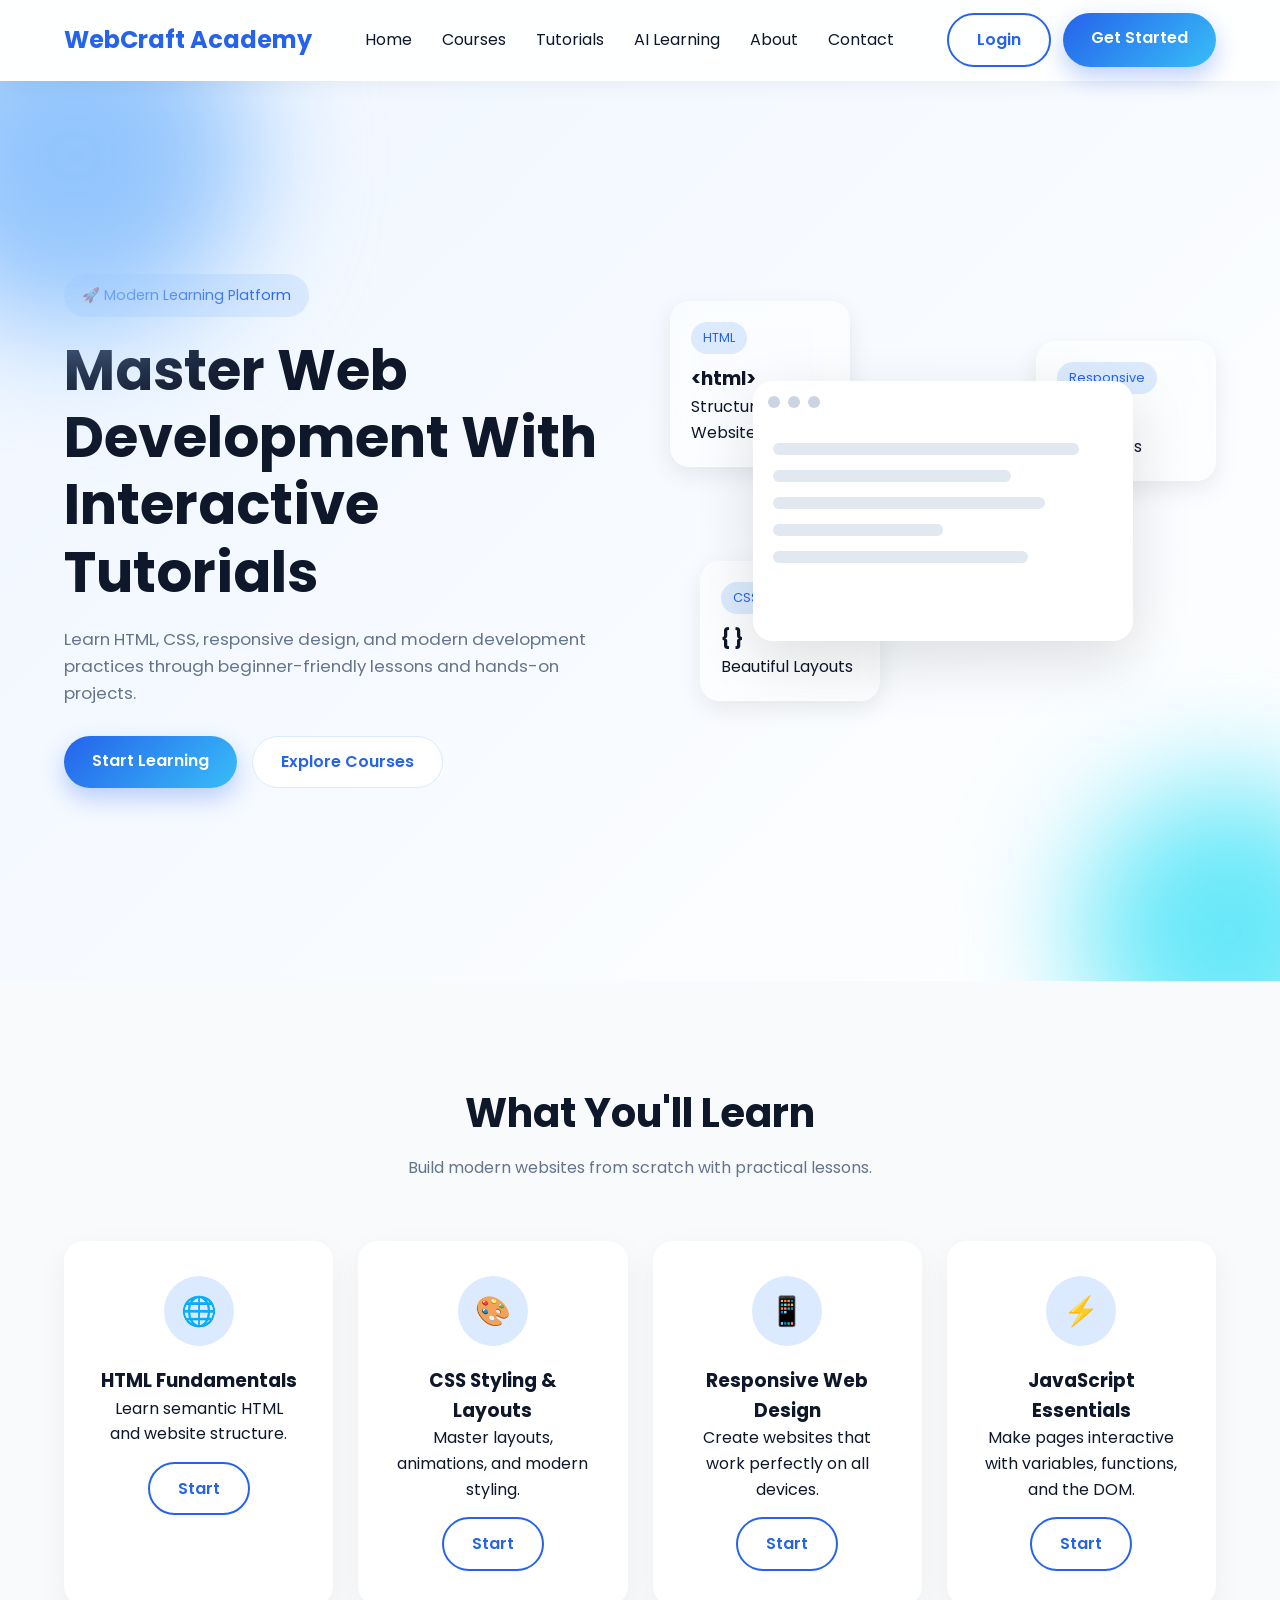
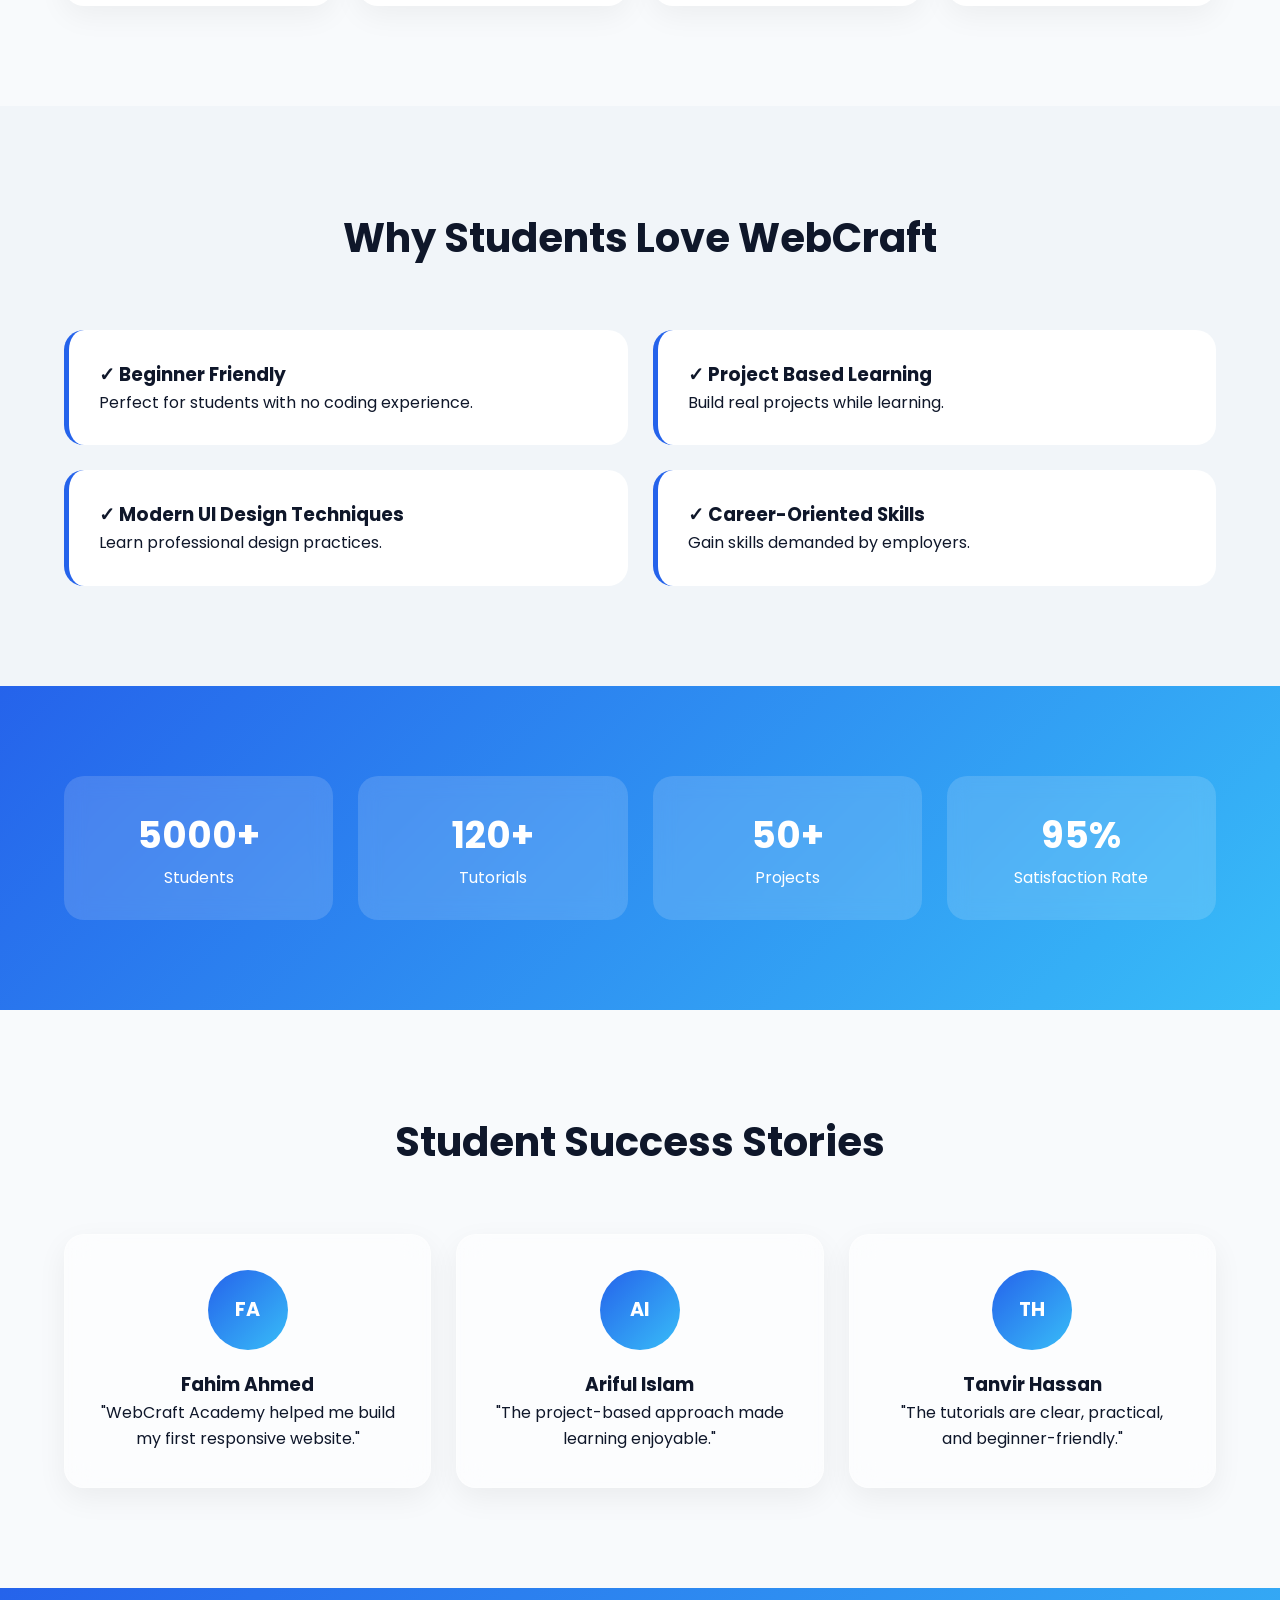
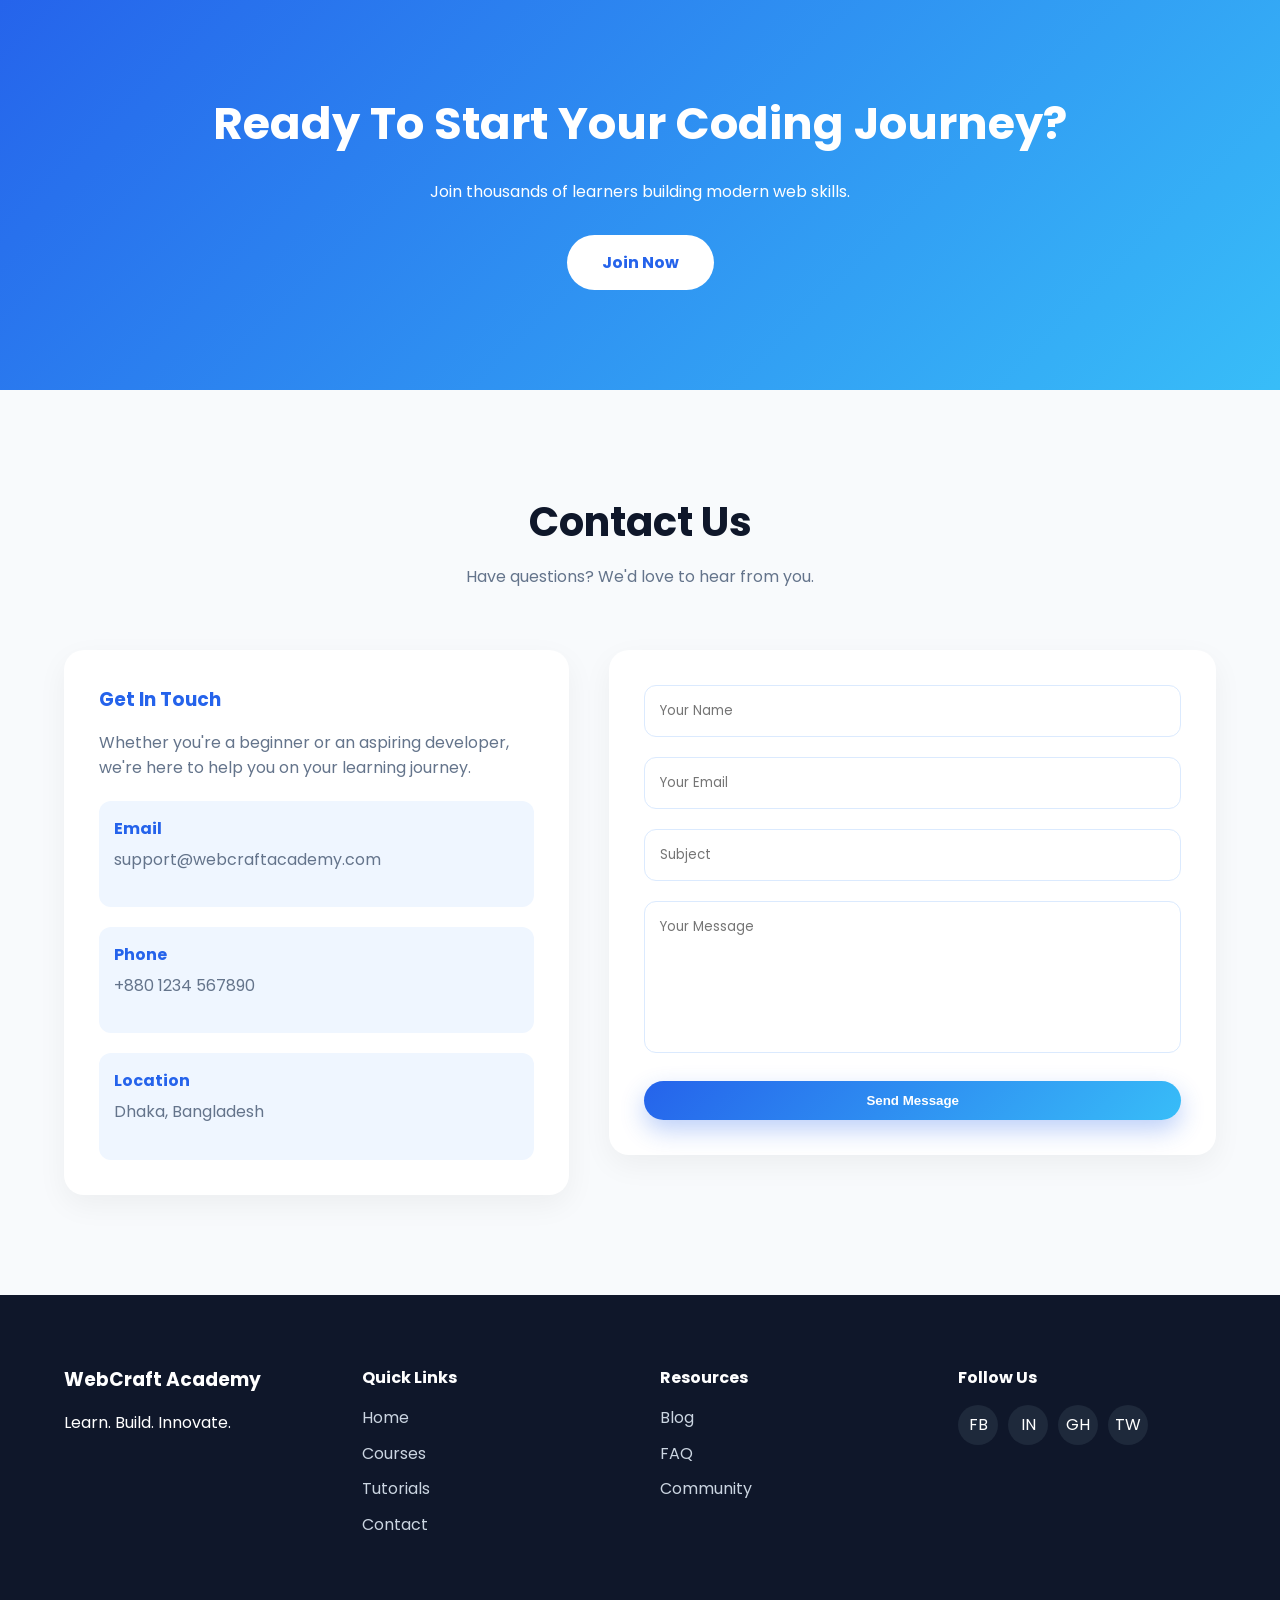
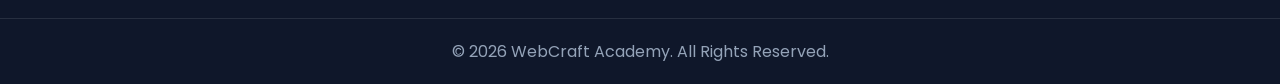
<file: index.html>
<!DOCTYPE html>
<html lang="en">

<head>
    <meta charset="UTF-8">
    <meta name="viewport" content="width=device-width, initial-scale=1.0">
    <title>WebCraft Academy | Learn. Build. Innovate.</title>

    <!-- Google Font -->
    <link href="https://fonts.googleapis.com/css2?family=Poppins:wght@300;400;500;600;700&display=swap"
        rel="stylesheet">

    <!-- CSS -->
    <link rel="stylesheet" href="style.css">
</head>

<body>

    <!-- =========================
         HEADER / NAVBAR
    ========================== -->
    <header class="navbar">
        <div class="container nav-container">

            <div class="logo">
                WebCraft Academy
            </div>

            <nav>
                <ul class="nav-links">
                    <li><a href="#home">Home</a></li>
                    <li><a href="courses.html">Courses</a></li>
                    <li><a href="tutorials.html">Tutorials</a></li>
                    <li><a href="#">AI Learning</a></li>
                    <li><a href="about.html">About</a></li>
                    <li><a href="#contact">Contact</a></li>
                </ul>
            </nav>

            <div class="nav-buttons">
                <a href="#" class="btn btn-outline">Login</a>
                <a href="#" class="btn btn-primary">Get Started</a>
            </div>

        </div>
    </header>

    <!-- =========================
         HERO SECTION
    ========================== -->
    <section class="hero" id="home">

        <div class="blob blob1"></div>
        <div class="blob blob2"></div>

        <div class="container hero-container">

            <div class="hero-content">
                <span class="hero-badge">🚀 Modern Learning Platform</span>

                <h1>
                    Master Web Development With Interactive Tutorials
                </h1>

                <p>
                    Learn HTML, CSS, responsive design, and modern development
                    practices through beginner-friendly lessons and hands-on projects.
                </p>

                <div class="hero-buttons">
                    <a href="courses/html.html" class="btn btn-primary">Start Learning</a>
                    <a href="courses.html" class="btn btn-secondary">Explore Courses</a>
                </div>
            </div>

            <div class="hero-illustration">

                <div class="glass-card card1">
                    <span class="card-tag">HTML</span>
                    <h3>&lt;html&gt;</h3>
                    <p>Structure Your Website</p>
                </div>

                <div class="glass-card card2">
                    <span class="card-tag">CSS</span>
                    <h3>{ }</h3>
                    <p>Beautiful Layouts</p>
                </div>

                <div class="glass-card card3">
                    <span class="card-tag">Responsive</span>
                    <h3>📱 💻</h3>
                    <p>All Devices</p>
                </div>

                <div class="main-screen">
                    <div class="browser-top">
                        <span></span>
                        <span></span>
                        <span></span>
                    </div>

                    <div class="code-lines">
                        <div class="line w90"></div>
                        <div class="line w70"></div>
                        <div class="line w80"></div>
                        <div class="line w50"></div>
                        <div class="line w75"></div>
                    </div>
                </div>

            </div>

        </div>
    </section>

    <!-- =========================
         FEATURES SECTION
    ========================== -->
    <section class="section">
        <div class="container">

            <div class="section-header">
                <h2>What You'll Learn</h2>
                <p>
                    Build modern websites from scratch with practical lessons.
                </p>
            </div>

            <div class="feature-grid">

                <div class="feature-card">
                    <div class="icon">🌐</div>
                    <h3>HTML Fundamentals</h3>
                    <p>
                        Learn semantic HTML and website structure.
                    </p>
                    <a href="courses/html.html" class="btn btn-outline" style="margin-top:15px;">Start</a>
                </div>

                <div class="feature-card">
                    <div class="icon">🎨</div>
                    <h3>CSS Styling & Layouts</h3>
                    <p>
                        Master layouts, animations, and modern styling.
                    </p>
                    <a href="courses/css.html" class="btn btn-outline" style="margin-top:15px;">Start</a>
                </div>

                <div class="feature-card">
                    <div class="icon">📱</div>
                    <h3>Responsive Web Design</h3>
                    <p>
                        Create websites that work perfectly on all devices.
                    </p>
                    <a href="courses/responsive.html" class="btn btn-outline" style="margin-top:15px;">Start</a>
                </div>

                <div class="feature-card">
                    <div class="icon">⚡</div>
                    <h3>JavaScript Essentials</h3>
                    <p>
                        Make pages interactive with variables, functions, and the DOM.
                    </p>
                    <a href="courses/javascript.html" class="btn btn-outline" style="margin-top:15px;">Start</a>
                </div>

            </div>

        </div>
    </section>

    <!-- =========================
         WHY CHOOSE US
    ========================== -->
    <section class="section gray-bg">
        <div class="container">

            <div class="section-header">
                <h2>Why Students Love WebCraft</h2>
            </div>

            <div class="why-grid">

                <div class="why-card">
                    <h3>✓ Beginner Friendly</h3>
                    <p>
                        Perfect for students with no coding experience.
                    </p>
                </div>

                <div class="why-card">
                    <h3>✓ Project Based Learning</h3>
                    <p>
                        Build real projects while learning.
                    </p>
                </div>

                <div class="why-card">
                    <h3>✓ Modern UI Design Techniques</h3>
                    <p>
                        Learn professional design practices.
                    </p>
                </div>

                <div class="why-card">
                    <h3>✓ Career-Oriented Skills</h3>
                    <p>
                        Gain skills demanded by employers.
                    </p>
                </div>

            </div>

        </div>
    </section>

    <!-- =========================
         STATS
    ========================== -->
    <section class="stats">

        <div class="container stats-grid">

            <div class="stat-card">
                <h2>5000+</h2>
                <p>Students</p>
            </div>

            <div class="stat-card">
                <h2>120+</h2>
                <p>Tutorials</p>
            </div>

            <div class="stat-card">
                <h2>50+</h2>
                <p>Projects</p>
            </div>

            <div class="stat-card">
                <h2>95%</h2>
                <p>Satisfaction Rate</p>
            </div>

        </div>

    </section>

    <!-- =========================
         TESTIMONIALS
    ========================== -->
    <section class="section">

        <div class="container">

            <div class="section-header">
                <h2>Student Success Stories</h2>
            </div>

            <div class="testimonial-grid">

                <div class="testimonial-card">
                    <div class="avatar">FA</div>
                    <h3>Fahim Ahmed</h3>
                    <p>
                        "WebCraft Academy helped me build my first responsive website."
                    </p>
                </div>

                <div class="testimonial-card">
                    <div class="avatar">AI</div>
                    <h3>Ariful Islam</h3>
                    <p>
                        "The project-based approach made learning enjoyable."
                    </p>
                </div>

                <div class="testimonial-card">
                    <div class="avatar">TH</div>
                    <h3>Tanvir Hassan</h3>
                    <p>
                        "The tutorials are clear, practical, and beginner-friendly."
                    </p>
                </div>

            </div>

        </div>

    </section>

    <!-- =========================
          CTA
     ========================== -->
    <section class="cta">

        <div class="container cta-content">

            <h2>Ready To Start Your Coding Journey?</h2>

            <p>
                Join thousands of learners building modern web skills.
            </p>

            <a href="courses.html" class="btn cta-btn">
                Join Now
            </a>

        </div>

    </section>

    <!-- =========================
     CONTACT SECTION
========================= -->

    <section id="contact" class="section contact-section">

        <div class="container">

            <div class="section-header">
                <h2>Contact Us</h2>
                <p>
                    Have questions? We'd love to hear from you.
                </p>
            </div>

            <div class="contact-container">

                <div class="contact-info">

                    <h3>Get In Touch</h3>

                    <p>
                        Whether you're a beginner or an aspiring developer,
                        we're here to help you on your learning journey.
                    </p>

                    <div class="info-box">
                        <h4>Email</h4>
                        <p>support@webcraftacademy.com</p>
                    </div>

                    <div class="info-box">
                        <h4>Phone</h4>
                        <p>+880 1234 567890</p>
                    </div>

                    <div class="info-box">
                        <h4>Location</h4>
                        <p>Dhaka, Bangladesh</p>
                    </div>

                </div>

                <form class="contact-form">

                    <div class="form-group">
                        <input type="text" placeholder="Your Name" required>
                    </div>

                    <div class="form-group">
                        <input type="email" placeholder="Your Email" required>
                    </div>

                    <div class="form-group">
                        <input type="text" placeholder="Subject">
                    </div>

                    <div class="form-group">
                        <textarea rows="6" placeholder="Your Message" required></textarea>
                    </div>

                    <button type="submit" class="btn btn-primary">
                        Send Message
                    </button>

                </form>

            </div>

        </div>

    </section>

    <!-- =========================
         FOOTER
    ========================== -->
    <footer class="footer">

        <div class="container footer-grid">

            <div>
                <h3>WebCraft Academy</h3>
                <p>Learn. Build. Innovate.</p>
            </div>

            <div>
                <h4>Quick Links</h4>
                <ul>
                    <li><a href="#home" style="color:#cbd5e1;">Home</a></li>
                    <li><a href="courses.html" style="color:#cbd5e1;">Courses</a></li>
                    <li><a href="tutorials.html" style="color:#cbd5e1;">Tutorials</a></li>
                    <li><a href="#contact" style="color:#cbd5e1;">Contact</a></li>
                </ul>
            </div>

            <div>
                <h4>Resources</h4>
                <ul>
                    <li>Blog</li>
                    <li>FAQ</li>
                    <li>Community</li>
                </ul>
            </div>

            <div>
                <h4>Follow Us</h4>
                <div class="socials">
                    <span>FB</span>
                    <span>IN</span>
                    <span>GH</span>
                    <span>TW</span>
                </div>
            </div>

        </div>

        <div class="footer-bottom">
            © 2026 WebCraft Academy. All Rights Reserved.
        </div>

    </footer>

<script src="script.js" defer></script>
</body>

</html>
</file>
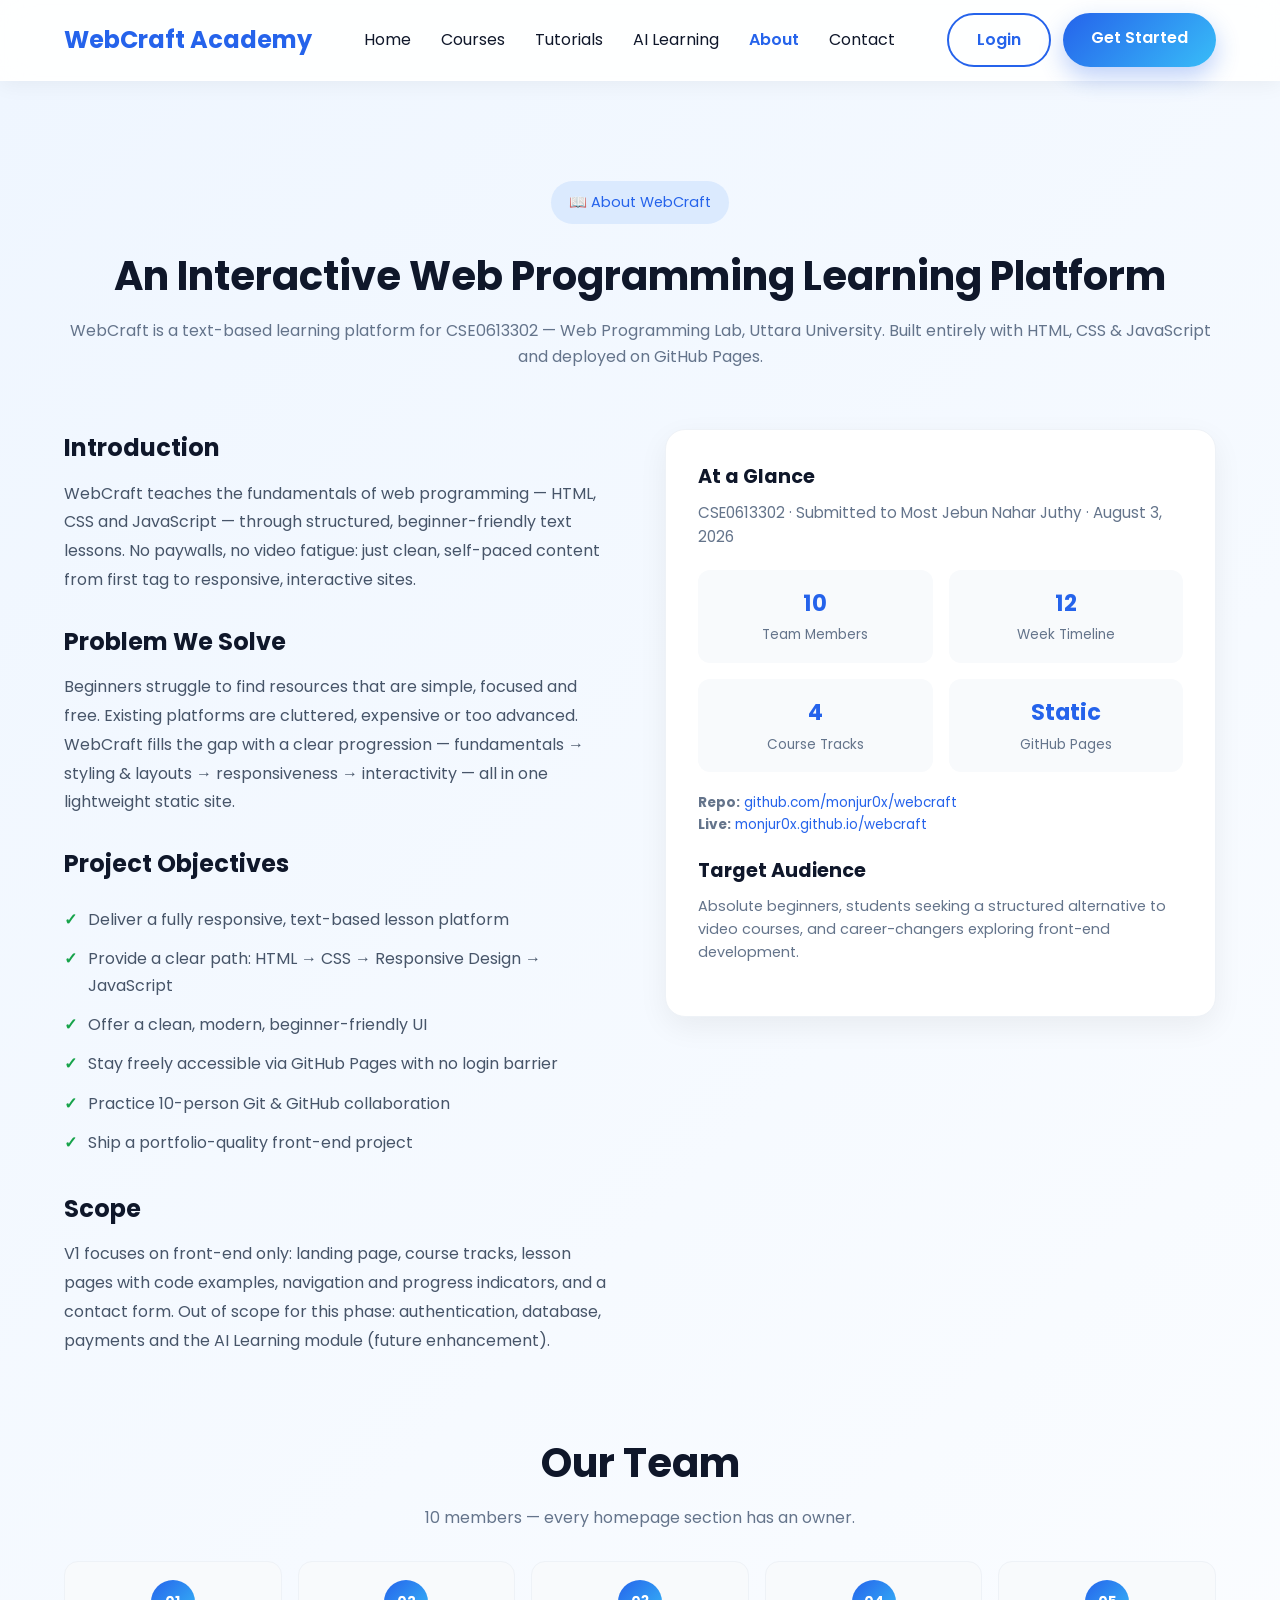
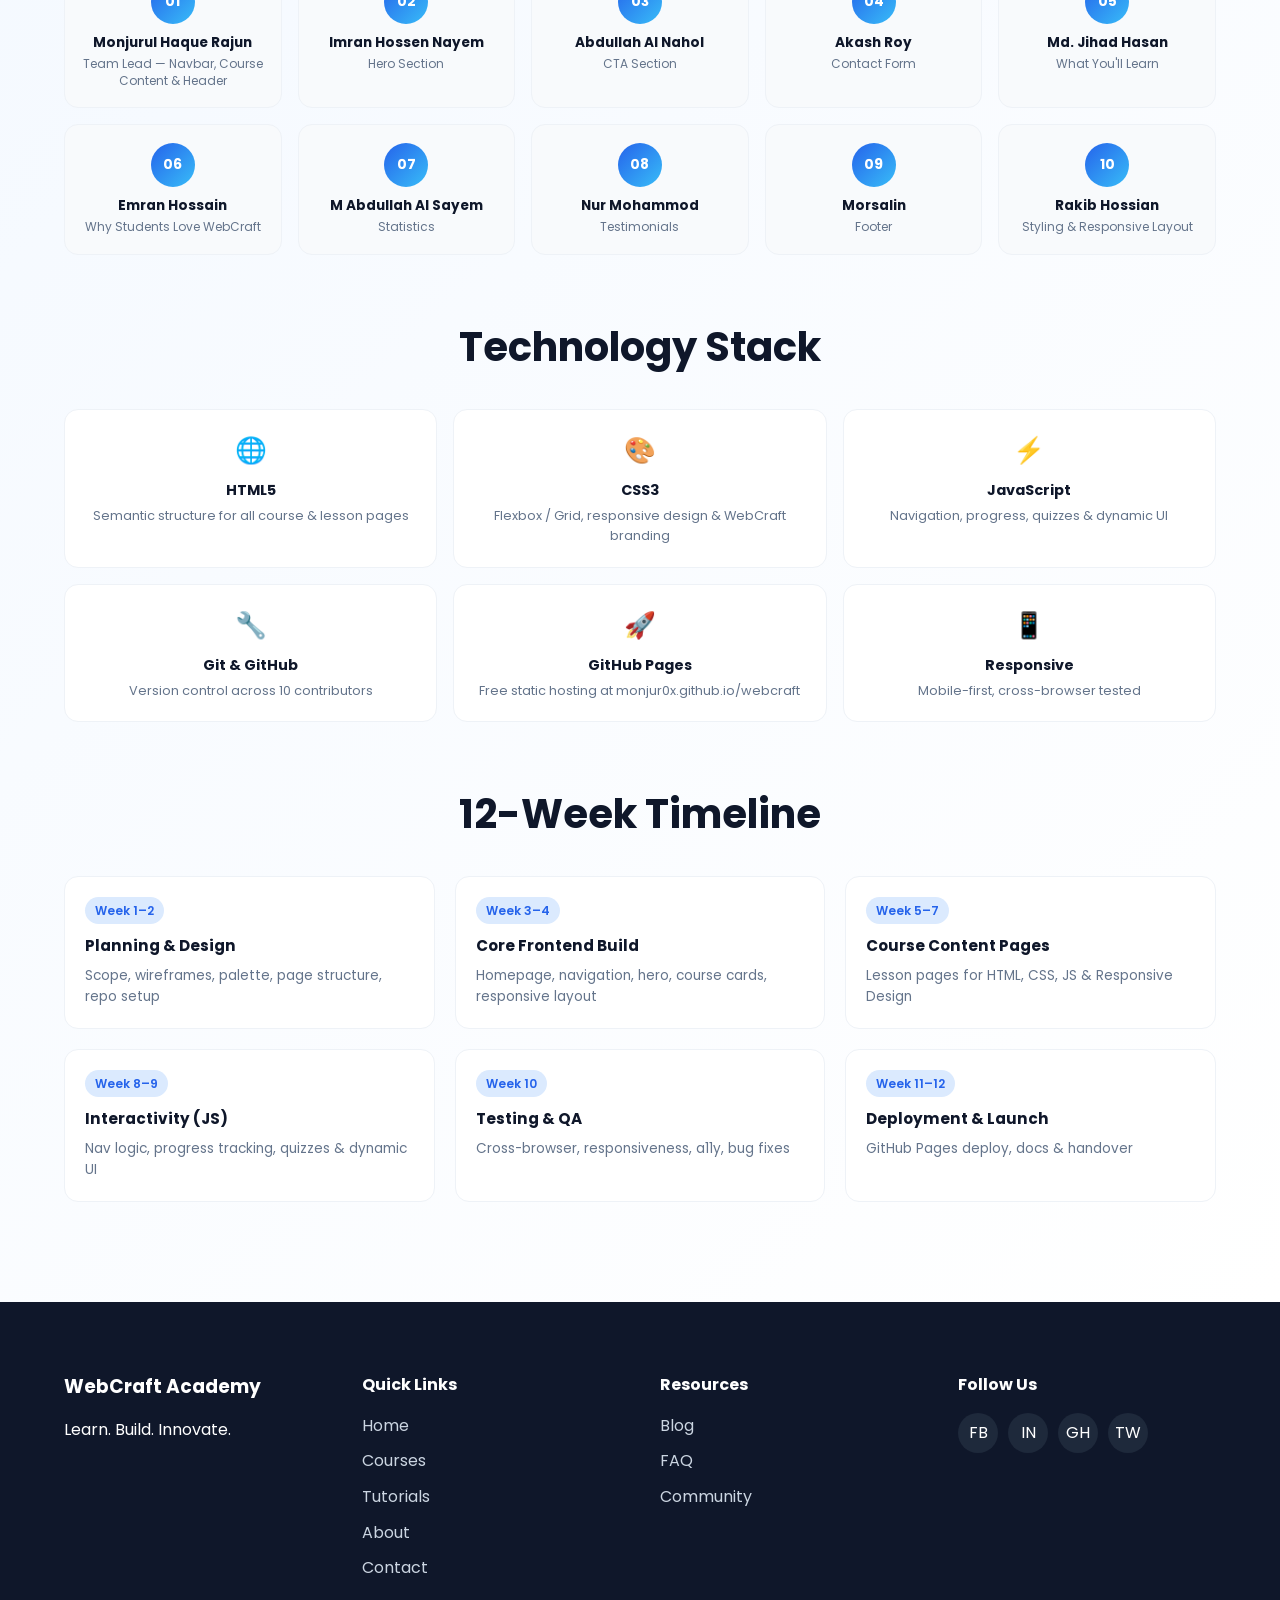
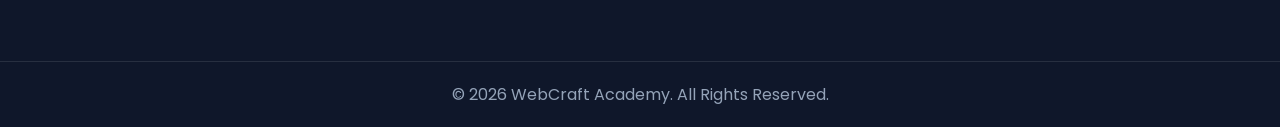
<file: about.html>
<!DOCTYPE html>
<html lang="en">
<head>
    <meta charset="UTF-8">
    <meta name="viewport" content="width=device-width, initial-scale=1.0">
    <title>About | WebCraft Academy</title>
    <link href="https://fonts.googleapis.com/css2?family=Poppins:wght@300;400;500;600;700&display=swap" rel="stylesheet">
    <link rel="stylesheet" href="style.css">
</head>
<body>

    <header class="navbar">
        <div class="container nav-container">
            <div class="logo">
                <a href="index.html" style="color:inherit;">WebCraft Academy</a>
            </div>
            <nav>
                <ul class="nav-links">
                    <li><a href="index.html">Home</a></li>
                    <li><a href="courses.html">Courses</a></li>
                    <li><a href="tutorials.html">Tutorials</a></li>
                    <li><a href="#">AI Learning</a></li>
                    <li><a href="about.html" style="color:#2563EB;">About</a></li>
                    <li><a href="index.html#contact">Contact</a></li>
                </ul>
            </nav>
            <div class="nav-buttons">
                <a href="#" class="btn btn-outline">Login</a>
                <a href="#" class="btn btn-primary">Get Started</a>
            </div>
        </div>
    </header>

    <section class="about-section section" id="about">
        <div class="container">
            <div class="section-header">
                <span class="hero-badge">📖 About WebCraft</span>
                <h2>An Interactive Web Programming Learning Platform</h2>
                <p>
                    WebCraft is a text-based learning platform for CSE0613302 — Web Programming Lab,
                    Uttara University. Built entirely with HTML, CSS &amp; JavaScript and deployed on GitHub Pages.
                </p>
            </div>

            <div class="about-grid">
                <div class="about-text">
                    <h3>Introduction</h3>
                    <p>
                        WebCraft teaches the fundamentals of web programming — HTML, CSS and JavaScript —
                        through structured, beginner-friendly text lessons. No paywalls, no video fatigue:
                        just clean, self-paced content from first tag to responsive, interactive sites.
                    </p>
                    <h3>Problem We Solve</h3>
                    <p>
                        Beginners struggle to find resources that are simple, focused and free. Existing
                        platforms are cluttered, expensive or too advanced. WebCraft fills the gap with a
                        clear progression — fundamentals → styling &amp; layouts → responsiveness → interactivity —
                        all in one lightweight static site.
                    </p>
                    <h3>Project Objectives</h3>
                    <ul class="about-list">
                        <li>Deliver a fully responsive, text-based lesson platform</li>
                        <li>Provide a clear path: HTML → CSS → Responsive Design → JavaScript</li>
                        <li>Offer a clean, modern, beginner-friendly UI</li>
                        <li>Stay freely accessible via GitHub Pages with no login barrier</li>
                        <li>Practice 10-person Git &amp; GitHub collaboration</li>
                        <li>Ship a portfolio-quality front-end project</li>
                    </ul>
                    <h3>Scope</h3>
                    <p>
                        V1 focuses on front-end only: landing page, course tracks, lesson pages with code
                        examples, navigation and progress indicators, and a contact form. Out of scope for
                        this phase: authentication, database, payments and the AI Learning module (future enhancement).
                    </p>
                </div>
                <div class="about-card">
                    <h3>At a Glance</h3>
                    <p>CSE0613302 · Submitted to Most Jebun Nahar Juthy · August 3, 2026</p>
                    <div class="meta-grid">
                        <div class="meta-item"><strong>10</strong><span>Team Members</span></div>
                        <div class="meta-item"><strong>12</strong><span>Week Timeline</span></div>
                        <div class="meta-item"><strong>4</strong><span>Course Tracks</span></div>
                        <div class="meta-item"><strong>Static</strong><span>GitHub Pages</span></div>
                    </div>
                    <p style="font-size:.85rem; word-break:break-all;">
                        <strong>Repo:</strong> <a href="https://github.com/monjur0x/webcraft" target="_blank" style="color:#2563EB;">github.com/monjur0x/webcraft</a><br>
                        <strong>Live:</strong> <a href="https://monjur0x.github.io/webcraft" target="_blank" style="color:#2563EB;">monjur0x.github.io/webcraft</a>
                    </p>
                    <h3 style="margin-top:20px;">Target Audience</h3>
                    <p style="font-size:.9rem;">Absolute beginners, students seeking a structured alternative to video courses, and career-changers exploring front-end development.</p>
                </div>
            </div>

            <div class="section-header" style="margin-bottom:30px;">
                <h2>Our Team</h2>
                <p>10 members — every homepage section has an owner.</p>
            </div>
            <div class="team-grid">
                <div class="team-member"><div class="member-num">01</div><h4>Monjurul Haque Rajun</h4><p>Team Lead — Navbar, Course Content &amp; Header</p></div>
                <div class="team-member"><div class="member-num">02</div><h4>Imran Hossen Nayem</h4><p>Hero Section</p></div>
                <div class="team-member"><div class="member-num">03</div><h4>Abdullah Al Nahol</h4><p>CTA Section</p></div>
                <div class="team-member"><div class="member-num">04</div><h4>Akash Roy</h4><p>Contact Form</p></div>
                <div class="team-member"><div class="member-num">05</div><h4>Md. Jihad Hasan</h4><p>What You'll Learn</p></div>
                <div class="team-member"><div class="member-num">06</div><h4>Emran Hossain</h4><p>Why Students Love WebCraft</p></div>
                <div class="team-member"><div class="member-num">07</div><h4>M Abdullah Al Sayem</h4><p>Statistics</p></div>
                <div class="team-member"><div class="member-num">08</div><h4>Nur Mohammod</h4><p>Testimonials</p></div>
                <div class="team-member"><div class="member-num">09</div><h4>Morsalin</h4><p>Footer</p></div>
                <div class="team-member"><div class="member-num">10</div><h4>Rakib Hossian</h4><p>Styling &amp; Responsive Layout</p></div>
            </div>

            <div class="section-header" style="margin-top:60px; margin-bottom:30px;">
                <h2>Technology Stack</h2>
            </div>
            <div class="stack-grid">
                <div class="stack-item"><div class="stack-icon">🌐</div><h4>HTML5</h4><p>Semantic structure for all course &amp; lesson pages</p></div>
                <div class="stack-item"><div class="stack-icon">🎨</div><h4>CSS3</h4><p>Flexbox / Grid, responsive design &amp; WebCraft branding</p></div>
                <div class="stack-item"><div class="stack-icon">⚡</div><h4>JavaScript</h4><p>Navigation, progress, quizzes &amp; dynamic UI</p></div>
                <div class="stack-item"><div class="stack-icon">🔧</div><h4>Git &amp; GitHub</h4><p>Version control across 10 contributors</p></div>
                <div class="stack-item"><div class="stack-icon">🚀</div><h4>GitHub Pages</h4><p>Free static hosting at monjur0x.github.io/webcraft</p></div>
                <div class="stack-item"><div class="stack-icon">📱</div><h4>Responsive</h4><p>Mobile-first, cross-browser tested</p></div>
            </div>

            <div class="section-header" style="margin-top:60px; margin-bottom:30px;">
                <h2>12-Week Timeline</h2>
            </div>
            <div class="timeline">
                <div class="timeline-phase"><span>Week 1–2</span><h4>Planning &amp; Design</h4><p>Scope, wireframes, palette, page structure, repo setup</p></div>
                <div class="timeline-phase"><span>Week 3–4</span><h4>Core Frontend Build</h4><p>Homepage, navigation, hero, course cards, responsive layout</p></div>
                <div class="timeline-phase"><span>Week 5–7</span><h4>Course Content Pages</h4><p>Lesson pages for HTML, CSS, JS &amp; Responsive Design</p></div>
                <div class="timeline-phase"><span>Week 8–9</span><h4>Interactivity (JS)</h4><p>Nav logic, progress tracking, quizzes &amp; dynamic UI</p></div>
                <div class="timeline-phase"><span>Week 10</span><h4>Testing &amp; QA</h4><p>Cross-browser, responsiveness, a11y, bug fixes</p></div>
                <div class="timeline-phase"><span>Week 11–12</span><h4>Deployment &amp; Launch</h4><p>GitHub Pages deploy, docs &amp; handover</p></div>
            </div>
        </div>
    </section>

    <footer class="footer">
        <div class="container footer-grid">
            <div>
                <h3>WebCraft Academy</h3>
                <p>Learn. Build. Innovate.</p>
            </div>
            <div>
                <h4>Quick Links</h4>
                <ul>
                    <li><a href="index.html" style="color:#cbd5e1;">Home</a></li>
                    <li><a href="courses.html" style="color:#cbd5e1;">Courses</a></li>
                    <li><a href="tutorials.html" style="color:#cbd5e1;">Tutorials</a></li>
                    <li><a href="about.html" style="color:#cbd5e1;">About</a></li>
                    <li><a href="index.html#contact" style="color:#cbd5e1;">Contact</a></li>
                </ul>
            </div>
            <div>
                <h4>Resources</h4>
                <ul>
                    <li>Blog</li>
                    <li>FAQ</li>
                    <li>Community</li>
                </ul>
            </div>
            <div>
                <h4>Follow Us</h4>
                <div class="socials">
                    <span>FB</span>
                    <span>IN</span>
                    <span>GH</span>
                    <span>TW</span>
                </div>
            </div>
        </div>
        <div class="footer-bottom">
            © 2026 WebCraft Academy. All Rights Reserved.
        </div>
    </footer>

    <script src="script.js" defer></script>
</body>
</html>
</file>
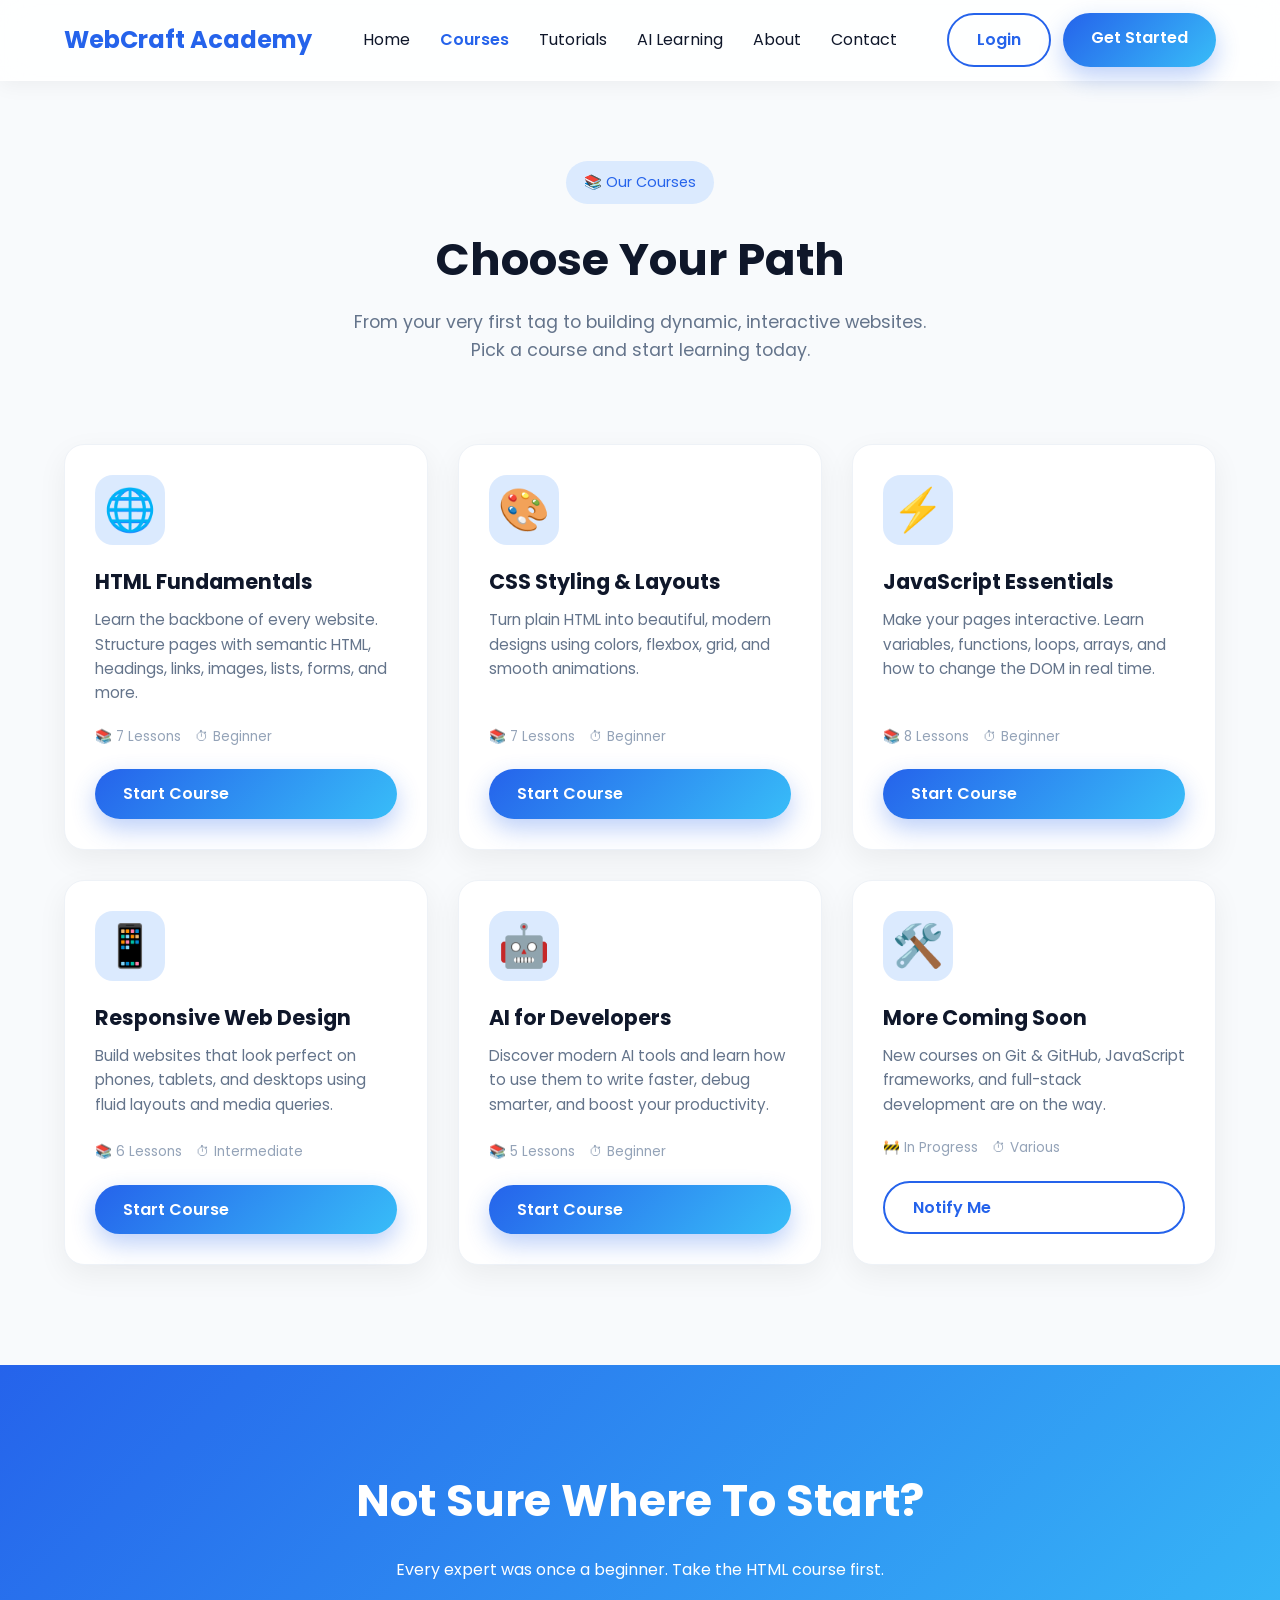
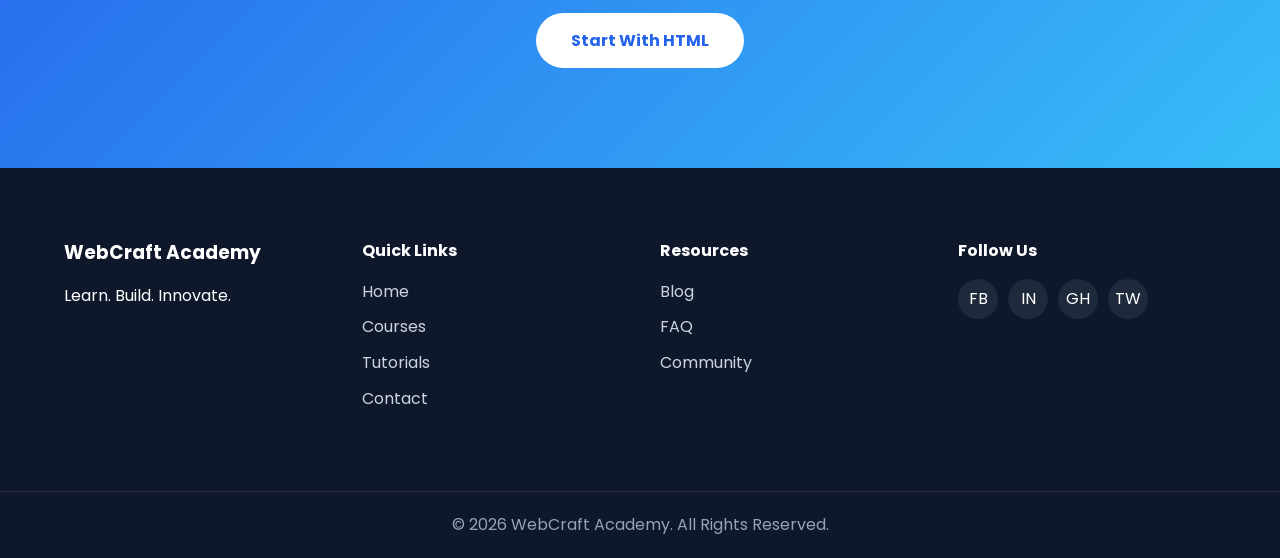
<file: courses.html>
<!DOCTYPE html>
<html lang="en">
<head>
    <meta charset="UTF-8">
    <meta name="viewport" content="width=device-width, initial-scale=1.0">
    <title>Courses | WebCraft Academy</title>

    <link href="https://fonts.googleapis.com/css2?family=Poppins:wght@300;400;500;600;700&display=swap" rel="stylesheet">

    <link rel="stylesheet" href="style.css">
    <link rel="stylesheet" href="courses/course.css">
</head>
<body>

    <!-- =========================
         NAVBAR
    ========================== -->
    <header class="navbar">
        <div class="container nav-container">

            <div class="logo">
                <a href="index.html" style="color:inherit;">WebCraft Academy</a>
            </div>

            <nav>
                <ul class="nav-links">
                    <li><a href="index.html">Home</a></li>
                    <li><a href="courses.html" style="color:#2563EB;">Courses</a></li>
                    <li><a href="tutorials.html">Tutorials</a></li>
                    <li><a href="#">AI Learning</a></li>
                    <li><a href="about.html">About</a></li>
                    <li><a href="index.html#contact">Contact</a></li>
                </ul>
            </nav>

            <div class="nav-buttons">
                <a href="#" class="btn btn-outline">Login</a>
                <a href="#" class="btn btn-primary">Get Started</a>
            </div>

        </div>
    </header>

    <!-- =========================
         CATALOG HEADER
    ========================== -->
    <section class="catalog-header">
        <div class="container">
            <span class="hero-badge">📚 Our Courses</span>
            <h1>Choose Your Path</h1>
            <p>
                From your very first tag to building dynamic, interactive websites.
                Pick a course and start learning today.
            </p>
        </div>
    </section>

    <!-- =========================
         COURSES GRID
    ========================== -->
    <section>
        <div class="container catalog-grid">

            <div class="course-card">
                <div class="big-icon">🌐</div>
                <h3>HTML Fundamentals</h3>
                <p>
                    Learn the backbone of every website. Structure pages with
                    semantic HTML, headings, links, images, lists, forms, and more.
                </p>
                <div class="card-meta">
                    <span>📚 7 Lessons</span>
                    <span>⏱ Beginner</span>
                </div>
                <a href="courses/html.html" class="btn btn-primary">Start Course</a>
            </div>

            <div class="course-card">
                <div class="big-icon">🎨</div>
                <h3>CSS Styling & Layouts</h3>
                <p>
                    Turn plain HTML into beautiful, modern designs using colors,
                    flexbox, grid, and smooth animations.
                </p>
                <div class="card-meta">
                    <span>📚 7 Lessons</span>
                    <span>⏱ Beginner</span>
                </div>
                <a href="courses/css.html" class="btn btn-primary">Start Course</a>
            </div>

            <div class="course-card">
                <div class="big-icon">⚡</div>
                <h3>JavaScript Essentials</h3>
                <p>
                    Make your pages interactive. Learn variables, functions, loops,
                    arrays, and how to change the DOM in real time.
                </p>
                <div class="card-meta">
                    <span>📚 8 Lessons</span>
                    <span>⏱ Beginner</span>
                </div>
                <a href="courses/javascript.html" class="btn btn-primary">Start Course</a>
            </div>

            <div class="course-card">
                <div class="big-icon">📱</div>
                <h3>Responsive Web Design</h3>
                <p>
                    Build websites that look perfect on phones, tablets, and
                    desktops using fluid layouts and media queries.
                </p>
                <div class="card-meta">
                    <span>📚 6 Lessons</span>
                    <span>⏱ Intermediate</span>
                </div>
                <a href="courses/responsive.html" class="btn btn-primary">Start Course</a>
            </div>

            <div class="course-card">
                <div class="big-icon">🤖</div>
                <h3>AI for Developers</h3>
                <p>
                    Discover modern AI tools and learn how to use them to write
                    faster, debug smarter, and boost your productivity.
                </p>
                <div class="card-meta">
                    <span>📚 5 Lessons</span>
                    <span>⏱ Beginner</span>
                </div>
                <a href="courses/ai.html" class="btn btn-primary">Start Course</a>
            </div>

            <div class="course-card">
                <div class="big-icon">🛠️</div>
                <h3>More Coming Soon</h3>
                <p>
                    New courses on Git & GitHub, JavaScript frameworks, and
                    full-stack development are on the way.
                </p>
                <div class="card-meta">
                    <span>🚧 In Progress</span>
                    <span>⏱ Various</span>
                </div>
                <a href="#" class="btn btn-outline">Notify Me</a>
            </div>

        </div>
    </section>

    <!-- =========================
         CTA
    ========================== -->
    <section class="cta">
        <div class="container cta-content">
            <h2>Not Sure Where To Start?</h2>
            <p>Every expert was once a beginner. Take the HTML course first.</p>
            <a href="courses/html.html" class="btn cta-btn">Start With HTML</a>
        </div>
    </section>

    <!-- =========================
         FOOTER
    ========================== -->
    <footer class="footer">
        <div class="container footer-grid">
            <div>
                <h3>WebCraft Academy</h3>
                <p>Learn. Build. Innovate.</p>
            </div>
            <div>
                <h4>Quick Links</h4>
                <ul>
                    <li><a href="index.html" style="color:#cbd5e1;">Home</a></li>
                    <li><a href="courses.html" style="color:#cbd5e1;">Courses</a></li>
                    <li><a href="tutorials.html" style="color:#cbd5e1;">Tutorials</a></li>
                    <li><a href="index.html#contact" style="color:#cbd5e1;">Contact</a></li>
                </ul>
            </div>
            <div>
                <h4>Resources</h4>
                <ul>
                    <li>Blog</li>
                    <li>FAQ</li>
                    <li>Community</li>
                </ul>
            </div>
            <div>
                <h4>Follow Us</h4>
                <div class="socials">
                    <span>FB</span>
                    <span>IN</span>
                    <span>GH</span>
                    <span>TW</span>
                </div>
            </div>
        </div>
        <div class="footer-bottom">
            © 2026 WebCraft Academy. All Rights Reserved.
        </div>
    </footer>

<script src="script.js" defer></script>
</body>
</html>
</file>
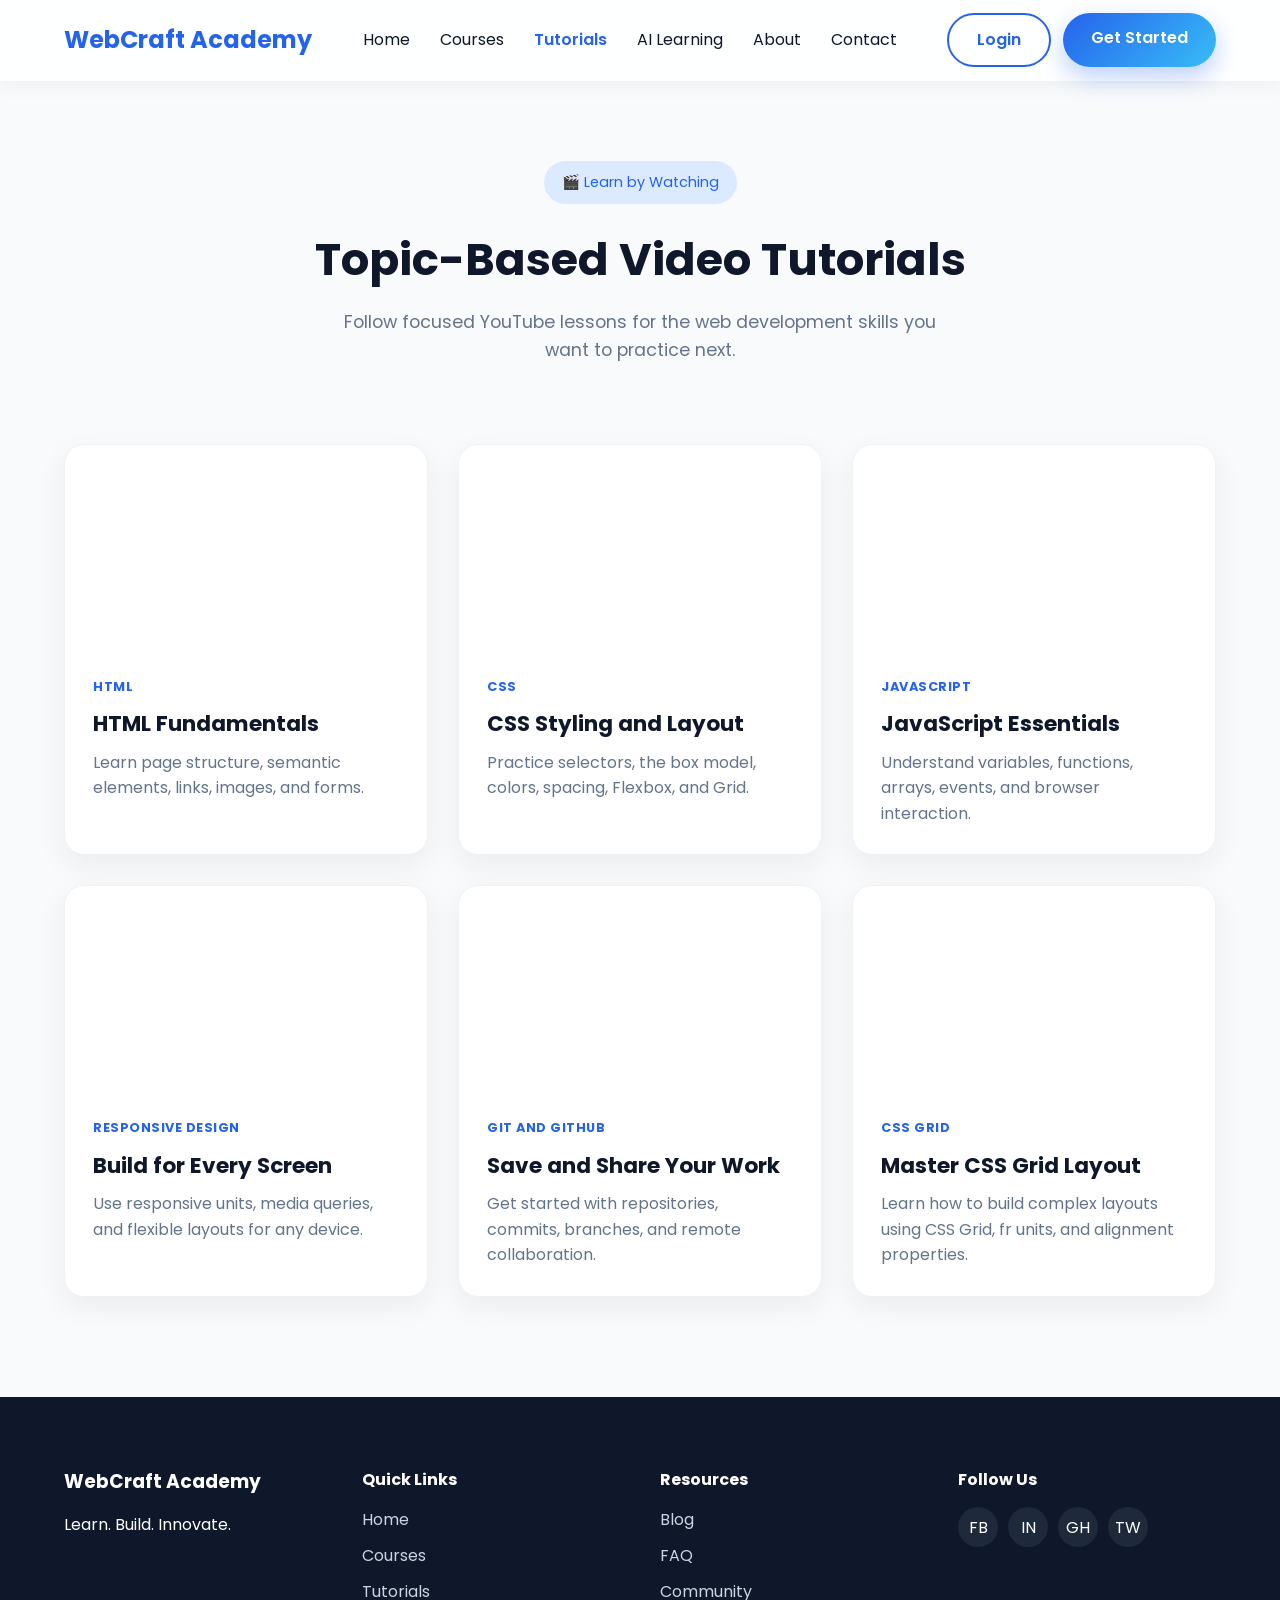
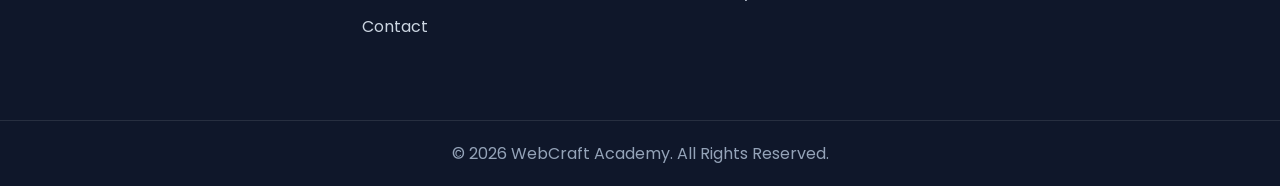
<file: tutorials.html>
<!DOCTYPE html>
<html lang="en">
<head>
    <meta charset="UTF-8">
    <meta name="viewport" content="width=device-width, initial-scale=1.0">
    <title>Tutorials | WebCraft Academy</title>

    <link href="https://fonts.googleapis.com/css2?family=Poppins:wght@300;400;500;600;700&display=swap" rel="stylesheet">

    <link rel="stylesheet" href="style.css">
    <link rel="stylesheet" href="courses/course.css">
</head>
<body>

    <header class="navbar">
        <div class="container nav-container">
            <div class="logo">
                <a href="index.html" style="color:inherit;">WebCraft Academy</a>
            </div>

            <nav>
                <ul class="nav-links">
                    <li><a href="index.html">Home</a></li>
                    <li><a href="courses.html">Courses</a></li>
                    <li><a href="tutorials.html" style="color:#2563EB;">Tutorials</a></li>
                    <li><a href="#">AI Learning</a></li>
                    <li><a href="about.html">About</a></li>
                    <li><a href="index.html#contact">Contact</a></li>
                </ul>
            </nav>

            <div class="nav-buttons">
                <a href="#" class="btn btn-outline">Login</a>
                <a href="#" class="btn btn-primary">Get Started</a>
            </div>
        </div>
    </header>

    <main>
        <section class="tutorial-header">
            <div class="container">
                <span class="hero-badge">🎬 Learn by Watching</span>
                <h1>Topic-Based Video Tutorials</h1>
                <p>Follow focused YouTube lessons for the web development skills you want to practice next.</p>
            </div>
        </section>

        <section>
            <div class="container video-grid">
                <article class="video-card">
                    <iframe class="video-frame" src="https://www.youtube.com/embed/pQN-pnXPaVg" title="HTML tutorial for beginners" loading="lazy" allowfullscreen referrerpolicy="strict-origin-when-cross-origin"></iframe>
                    <div class="video-content">
                        <span class="video-topic">HTML</span>
                        <h2>HTML Fundamentals</h2>
                        <p>Learn page structure, semantic elements, links, images, and forms.</p>
                    </div>
                </article>

                <article class="video-card">
                    <iframe class="video-frame" src="https://www.youtube.com/embed/1Rs2ND1ryYc" title="CSS tutorial for beginners" loading="lazy" allowfullscreen referrerpolicy="strict-origin-when-cross-origin"></iframe>
                    <div class="video-content">
                        <span class="video-topic">CSS</span>
                        <h2>CSS Styling and Layout</h2>
                        <p>Practice selectors, the box model, colors, spacing, Flexbox, and Grid.</p>
                    </div>
                </article>

                <article class="video-card">
                    <iframe class="video-frame" src="https://www.youtube.com/embed/jS4aFq5-91M" title="JavaScript tutorial for beginners" loading="lazy" allowfullscreen referrerpolicy="strict-origin-when-cross-origin"></iframe>
                    <div class="video-content">
                        <span class="video-topic">JavaScript</span>
                        <h2>JavaScript Essentials</h2>
                        <p>Understand variables, functions, arrays, events, and browser interaction.</p>
                    </div>
                </article>

                <article class="video-card">
                    <iframe class="video-frame" src="https://www.youtube.com/embed/p0bGHP-PXD4" title="responsive web design tutorial" loading="lazy" allowfullscreen referrerpolicy="strict-origin-when-cross-origin"></iframe>
                    <div class="video-content">
                        <span class="video-topic">Responsive Design</span>
                        <h2>Build for Every Screen</h2>
                        <p>Use responsive units, media queries, and flexible layouts for any device.</p>
                    </div>
                </article>

                <article class="video-card">
                    <iframe class="video-frame" src="https://www.youtube.com/embed/RGOj5yH7evk" title="Git and GitHub tutorial for beginners" loading="lazy" allowfullscreen referrerpolicy="strict-origin-when-cross-origin"></iframe>
                    <div class="video-content">
                        <span class="video-topic">Git and GitHub</span>
                        <h2>Save and Share Your Work</h2>
                        <p>Get started with repositories, commits, branches, and remote collaboration.</p>
                    </div>
                </article>

                <article class="video-card">
                    <iframe class="video-frame" src="https://www.youtube.com/embed/jV8B24rSN5o" title="CSS Grid layout crash course" loading="lazy" allowfullscreen referrerpolicy="strict-origin-when-cross-origin"></iframe>
                    <div class="video-content">
                        <span class="video-topic">CSS Grid</span>
                        <h2>Master CSS Grid Layout</h2>
                        <p>Learn how to build complex layouts using CSS Grid, fr units, and alignment properties.</p>
                    </div>
                </article>
            </div>
        </section>
    </main>

    <footer class="footer">
        <div class="container footer-grid">
            <div>
                <h3>WebCraft Academy</h3>
                <p>Learn. Build. Innovate.</p>
            </div>
            <div>
                <h4>Quick Links</h4>
                <ul>
                    <li><a href="index.html" style="color:#cbd5e1;">Home</a></li>
                    <li><a href="courses.html" style="color:#cbd5e1;">Courses</a></li>
                    <li><a href="tutorials.html" style="color:#cbd5e1;">Tutorials</a></li>
                    <li><a href="index.html#contact" style="color:#cbd5e1;">Contact</a></li>
                </ul>
            </div>
            <div>
                <h4>Resources</h4>
                <ul>
                    <li>Blog</li>
                    <li>FAQ</li>
                    <li>Community</li>
                </ul>
            </div>
            <div>
                <h4>Follow Us</h4>
                <div class="socials">
                    <span>FB</span>
                    <span>IN</span>
                    <span>GH</span>
                    <span>TW</span>
                </div>
            </div>
        </div>
        <div class="footer-bottom">
            © 2026 WebCraft Academy. All Rights Reserved.
        </div>
    </footer>

<script src="script.js" defer></script>
</body>
</html>
</file>
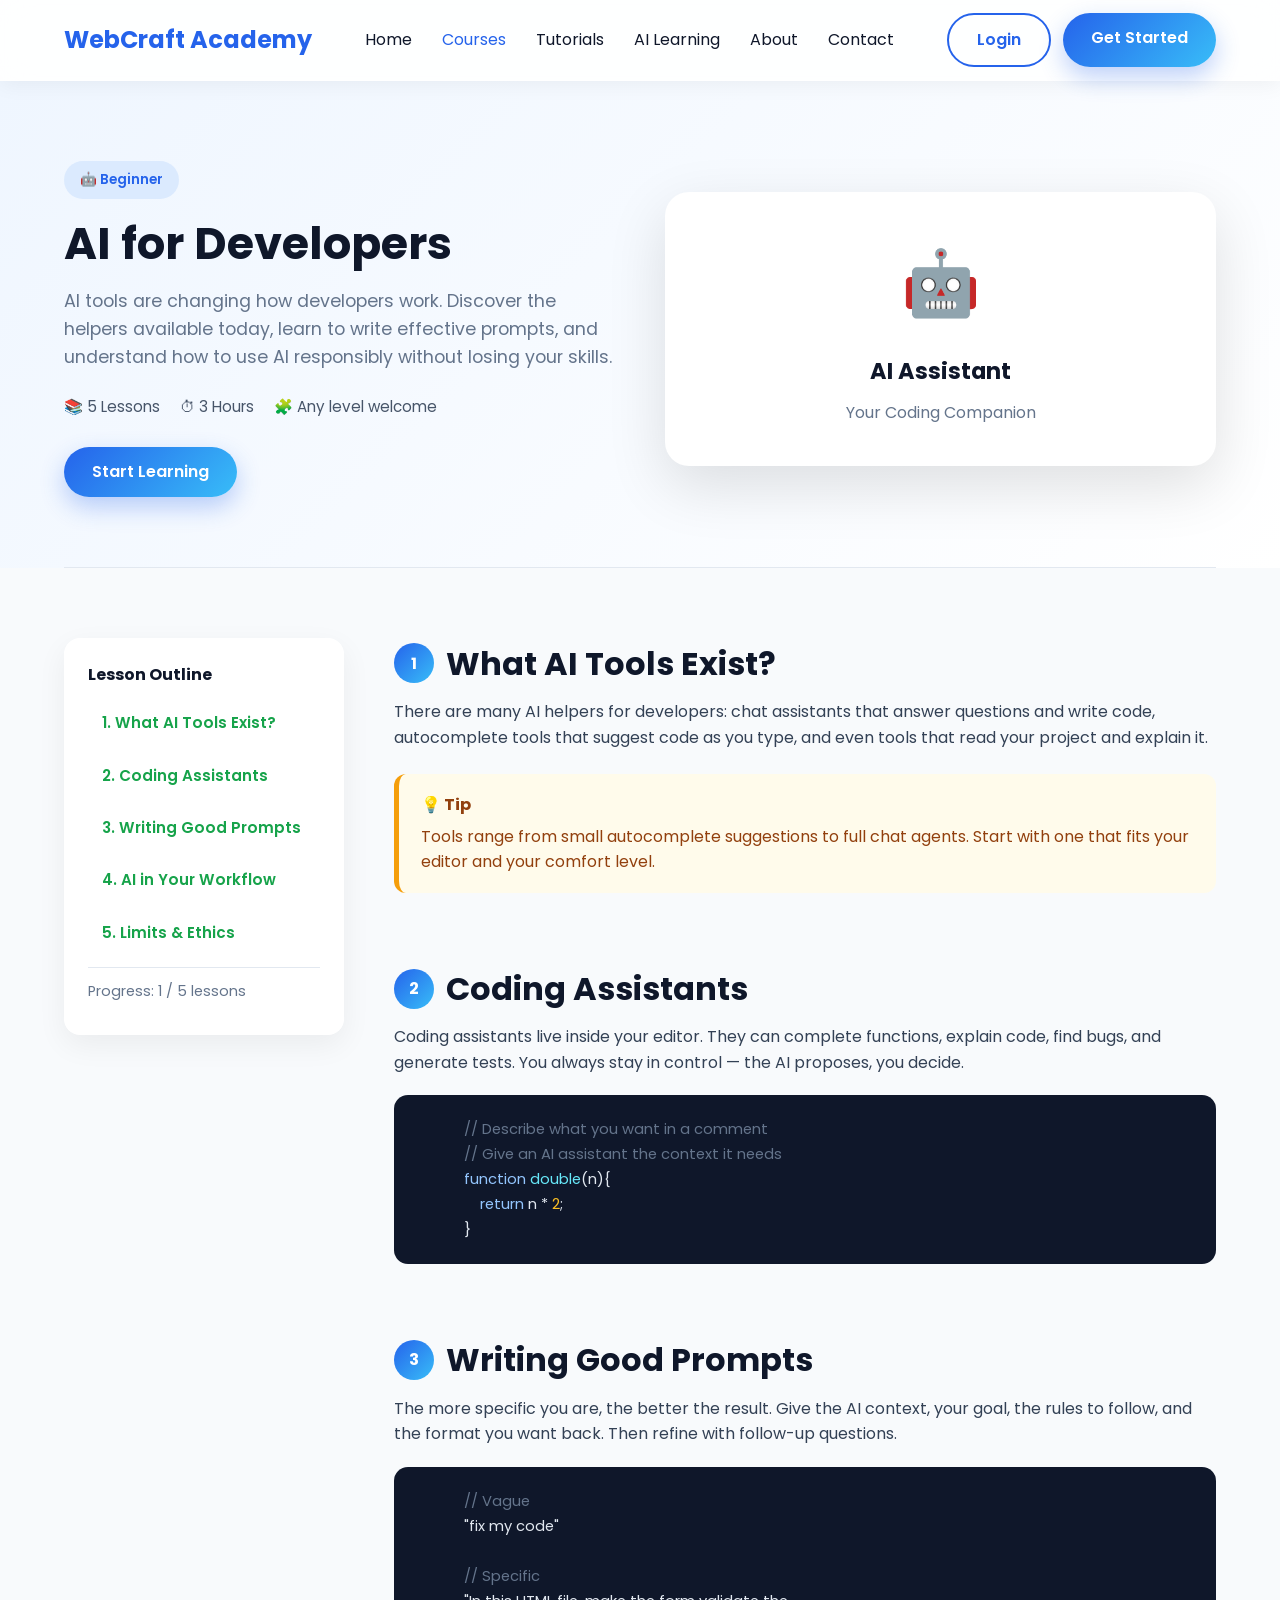
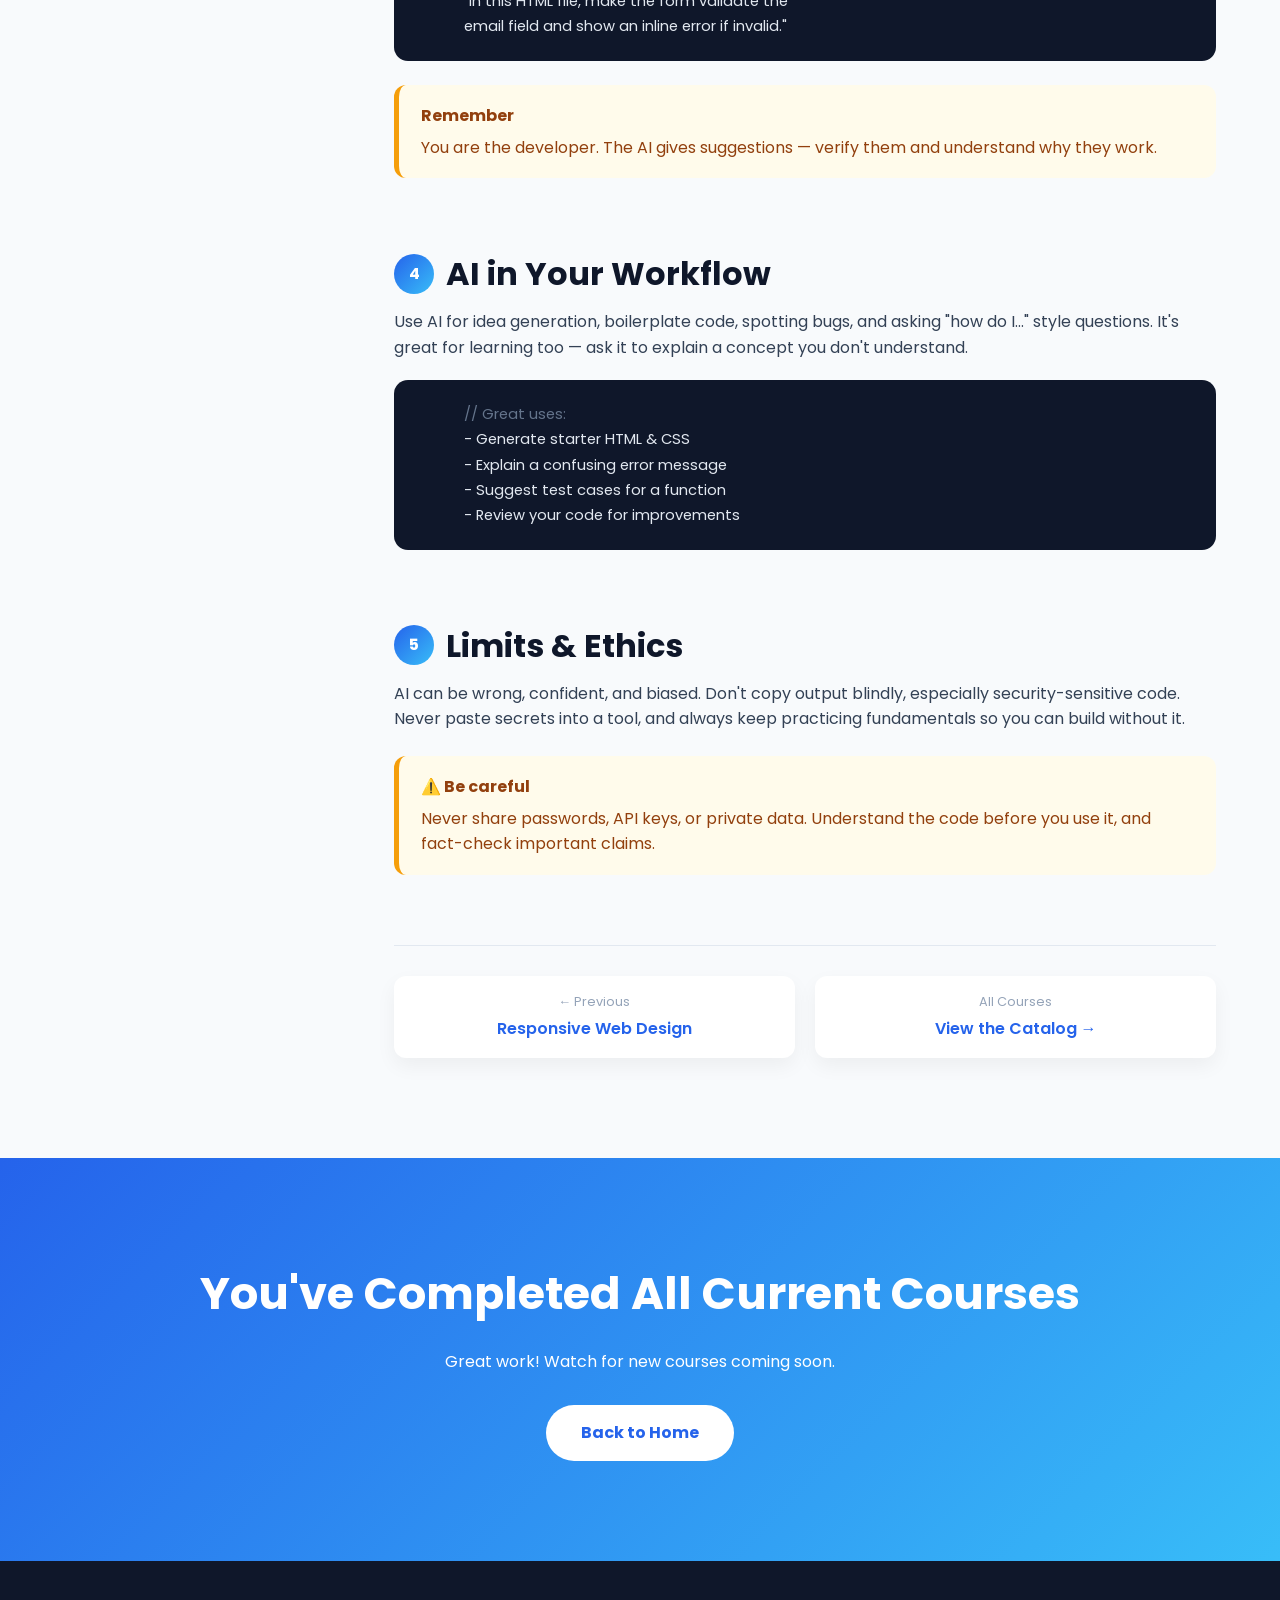
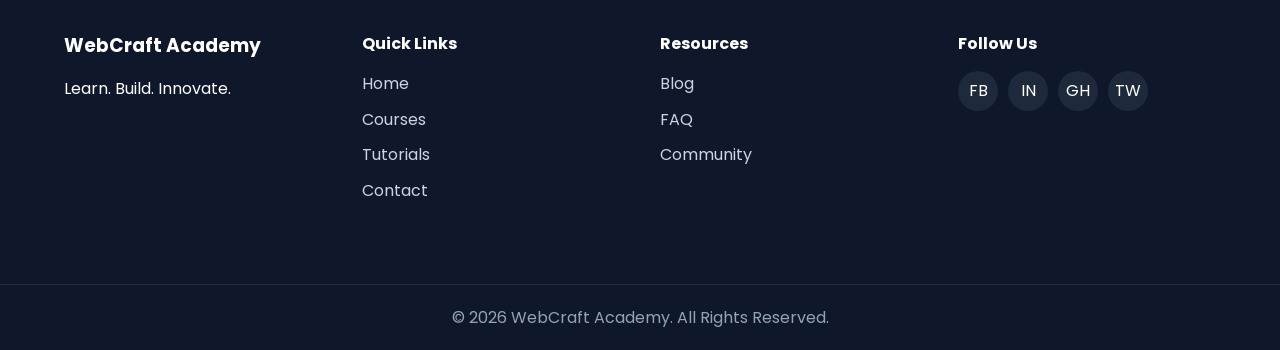
<file: courses/ai.html>
<!DOCTYPE html>
<html lang="en">
<head>
    <meta charset="UTF-8">
    <meta name="viewport" content="width=device-width, initial-scale=1.0">
    <title>AI for Developers | WebCraft Academy</title>

    <link href="https://fonts.googleapis.com/css2?family=Poppins:wght@300;400;500;600;700&display=swap" rel="stylesheet">

    <link rel="stylesheet" href="../style.css">
    <link rel="stylesheet" href="course.css">
</head>
<body>

    <!-- =========================
         NAVBAR
    ========================== -->
    <header class="navbar">
        <div class="container nav-container">

            <div class="logo">
                <a href="../index.html" style="color:inherit;">WebCraft Academy</a>
            </div>

            <nav>
                <ul class="nav-links">
                    <li><a href="../index.html">Home</a></li>
                    <li><a href="../courses.html" style="color:#2563EB;">Courses</a></li>
                    <li><a href="../tutorials.html">Tutorials</a></li>
                    <li><a href="#">AI Learning</a></li>
                    <li><a href="../about.html">About</a></li>
                    <li><a href="../index.html#contact">Contact</a></li>
                </ul>
            </nav>

            <div class="nav-buttons">
                <a href="#" class="btn btn-outline">Login</a>
                <a href="#" class="btn btn-primary">Get Started</a>
            </div>

        </div>
    </header>

    <!-- =========================
         COURSE HERO
    ========================== -->
    <section class="course-hero">
        <div class="container">
            <div>
                <span class="course-badge">🤖 Beginner</span>
                <h1>AI for Developers</h1>
                <p class="lead">
                    AI tools are changing how developers work. Discover the helpers
                    available today, learn to write effective prompts, and understand
                    how to use AI responsibly without losing your skills.
                </p>
                <div class="course-meta">
                    <span>📚 5 Lessons</span>
                    <span>⏱ 3 Hours</span>
                    <span>🧩 Any level welcome</span>
                </div>
                <a href="#lesson1" class="btn btn-primary">Start Learning</a>
            </div>

            <div class="course-cover">
                <div class="big-icon">🤖</div>
                <h3>AI Assistant</h3>
                <p>Your Coding Companion</p>
            </div>
        </div>
    </section>

    <!-- =========================
         COURSE BODY
    ========================== -->
    <div class="container course-layout">

        <!-- Sidebar -->
        <aside class="course-sidebar">
            <h4>Lesson Outline</h4>
            <ul>
                <li><a href="#lesson1">1. What AI Tools Exist?</a></li>
                <li><a href="#lesson2">2. Coding Assistants</a></li>
                <li><a href="#lesson3">3. Writing Good Prompts</a></li>
                <li><a href="#lesson4">4. AI in Your Workflow</a></li>
                <li><a href="#lesson5">5. Limits &amp; Ethics</a></li>
            </ul>
        </aside>

        <!-- Content -->
        <main class="course-content">

            <div class="lesson" id="lesson1">
                <h2><span class="lesson-num">1</span> What AI Tools Exist?</h2>
                <p>
                    There are many AI helpers for developers: chat assistants that answer
                    questions and write code, autocomplete tools that suggest code as you
                    type, and even tools that read your project and explain it.
                </p>
                <div class="tip">
                    <strong>💡 Tip</strong>
                    Tools range from small autocomplete suggestions to full chat agents.
                    Start with one that fits your editor and your comfort level.
                </div>
            </div>

            <div class="lesson" id="lesson2">
                <h2><span class="lesson-num">2</span> Coding Assistants</h2>
                <p>
                    Coding assistants live inside your editor. They can complete
                    functions, explain code, find bugs, and generate tests. You always
                    stay in control — the AI proposes, you decide.
                </p>
                <pre>
            <span class="c">// Describe what you want in a comment</span>
            <span class="c">// Give an AI assistant the context it needs</span>
            <span class="k">function</span> <span class="t">double</span>(n){
                <span class="k">return</span> n * <span class="n">2</span>;
            }</pre>
            </div>

            <div class="lesson" id="lesson3">
                <h2><span class="lesson-num">3</span> Writing Good Prompts</h2>
                <p>
                    The more specific you are, the better the result. Give the AI context,
                    your goal, the rules to follow, and the format you want back. Then
                    refine with follow-up questions.
                </p>
                <pre>
            <span class="c">// Vague</span>
            "fix my code"

            <span class="c">// Specific</span>
            "In this HTML file, make the form validate the
            email field and show an inline error if invalid."</pre>
                <div class="tip">
                    <strong>Remember</strong>
                    You are the developer. The AI gives suggestions — verify them and
                    understand why they work.
                </div>
            </div>

            <div class="lesson" id="lesson4">
                <h2><span class="lesson-num">4</span> AI in Your Workflow</h2>
                <p>
                    Use AI for idea generation, boilerplate code, spotting bugs,
                    and asking "how do I..." style questions. It's great for learning
                    too — ask it to explain a concept you don't understand.
                </p>
                <pre>
            <span class="c">// Great uses:</span>
            - Generate starter HTML &amp; CSS
            - Explain a confusing error message
            - Suggest test cases for a function
            - Review your code for improvements</pre>
            </div>

            <div class="lesson" id="lesson5">
                <h2><span class="lesson-num">5</span> Limits &amp; Ethics</h2>
                <p>
                    AI can be wrong, confident, and biased. Don't copy output blindly,
                    especially security-sensitive code. Never paste secrets into a tool,
                    and always keep practicing fundamentals so you can build without it.
                </p>
                <div class="tip">
                    <strong>⚠️ Be careful</strong>
                    Never share passwords, API keys, or private data. Understand the
                    code before you use it, and fact-check important claims.
                </div>
            </div>

            <div class="lesson-nav">
                <a href="responsive.html"><small>← Previous</small> Responsive Web Design</a>
                <a href="../courses.html"><small>All Courses</small> View the Catalog →</a>
            </div>

        </main>
    </div>

    <!-- =========================
         CTA
    ========================== -->
    <section class="cta">
        <div class="container cta-content">
            <h2>You've Completed All Current Courses</h2>
            <p>Great work! Watch for new courses coming soon.</p>
            <a href="../index.html" class="btn cta-btn">Back to Home</a>
        </div>
    </section>

    <!-- =========================
         FOOTER
    ========================== -->
    <footer class="footer">
        <div class="container footer-grid">
            <div>
                <h3>WebCraft Academy</h3>
                <p>Learn. Build. Innovate.</p>
            </div>
            <div>
                <h4>Quick Links</h4>
                <ul>
                    <li><a href="../index.html" style="color:#cbd5e1;">Home</a></li>
                    <li><a href="../courses.html" style="color:#cbd5e1;">Courses</a></li>
                    <li>Tutorials</li>
                    <li><a href="../index.html#contact" style="color:#cbd5e1;">Contact</a></li>
                </ul>
            </div>
            <div>
                <h4>Resources</h4>
                <ul>
                    <li>Blog</li>
                    <li>FAQ</li>
                    <li>Community</li>
                </ul>
            </div>
            <div>
                <h4>Follow Us</h4>
                <div class="socials">
                    <span>FB</span>
                    <span>IN</span>
                    <span>GH</span>
                    <span>TW</span>
                </div>
            </div>
        </div>
        <div class="footer-bottom">
            © 2026 WebCraft Academy. All Rights Reserved.
        </div>
    </footer>

<script src="../script.js" defer></script>
</body>
</html>
</file>
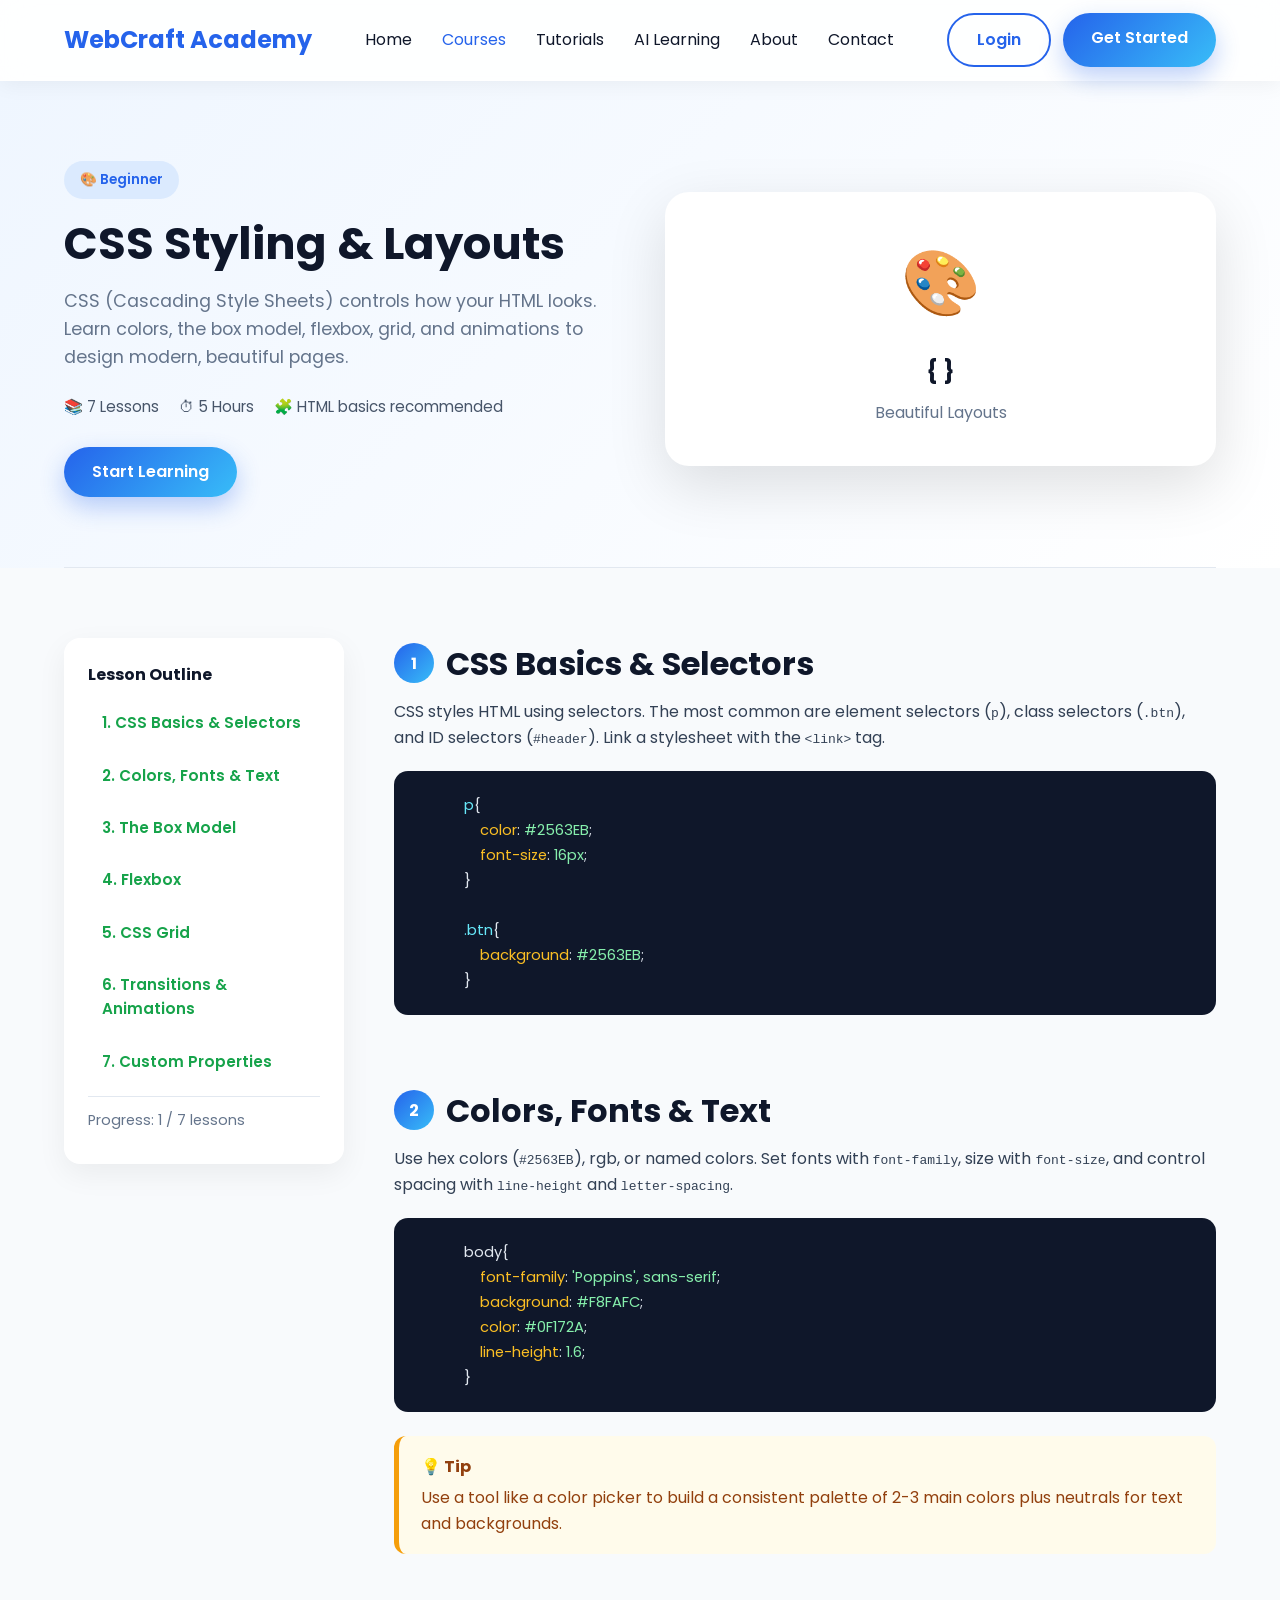
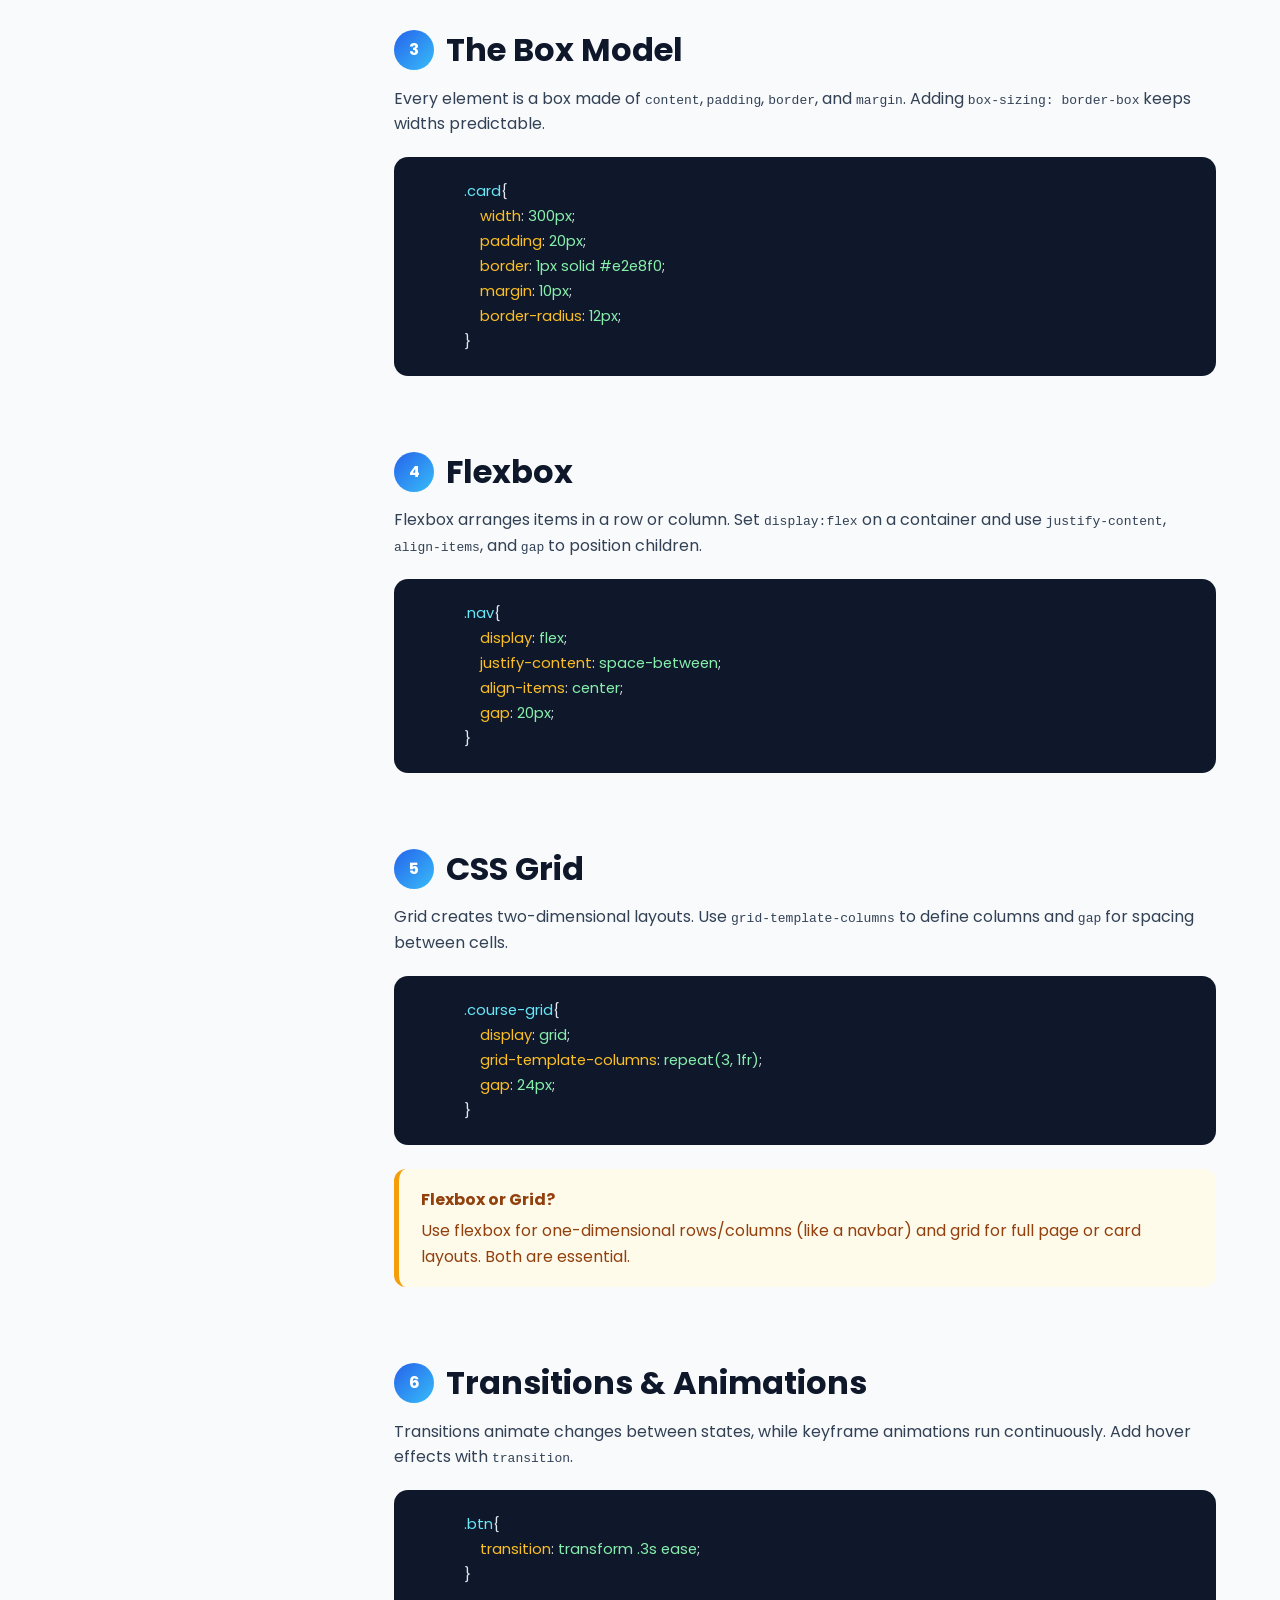
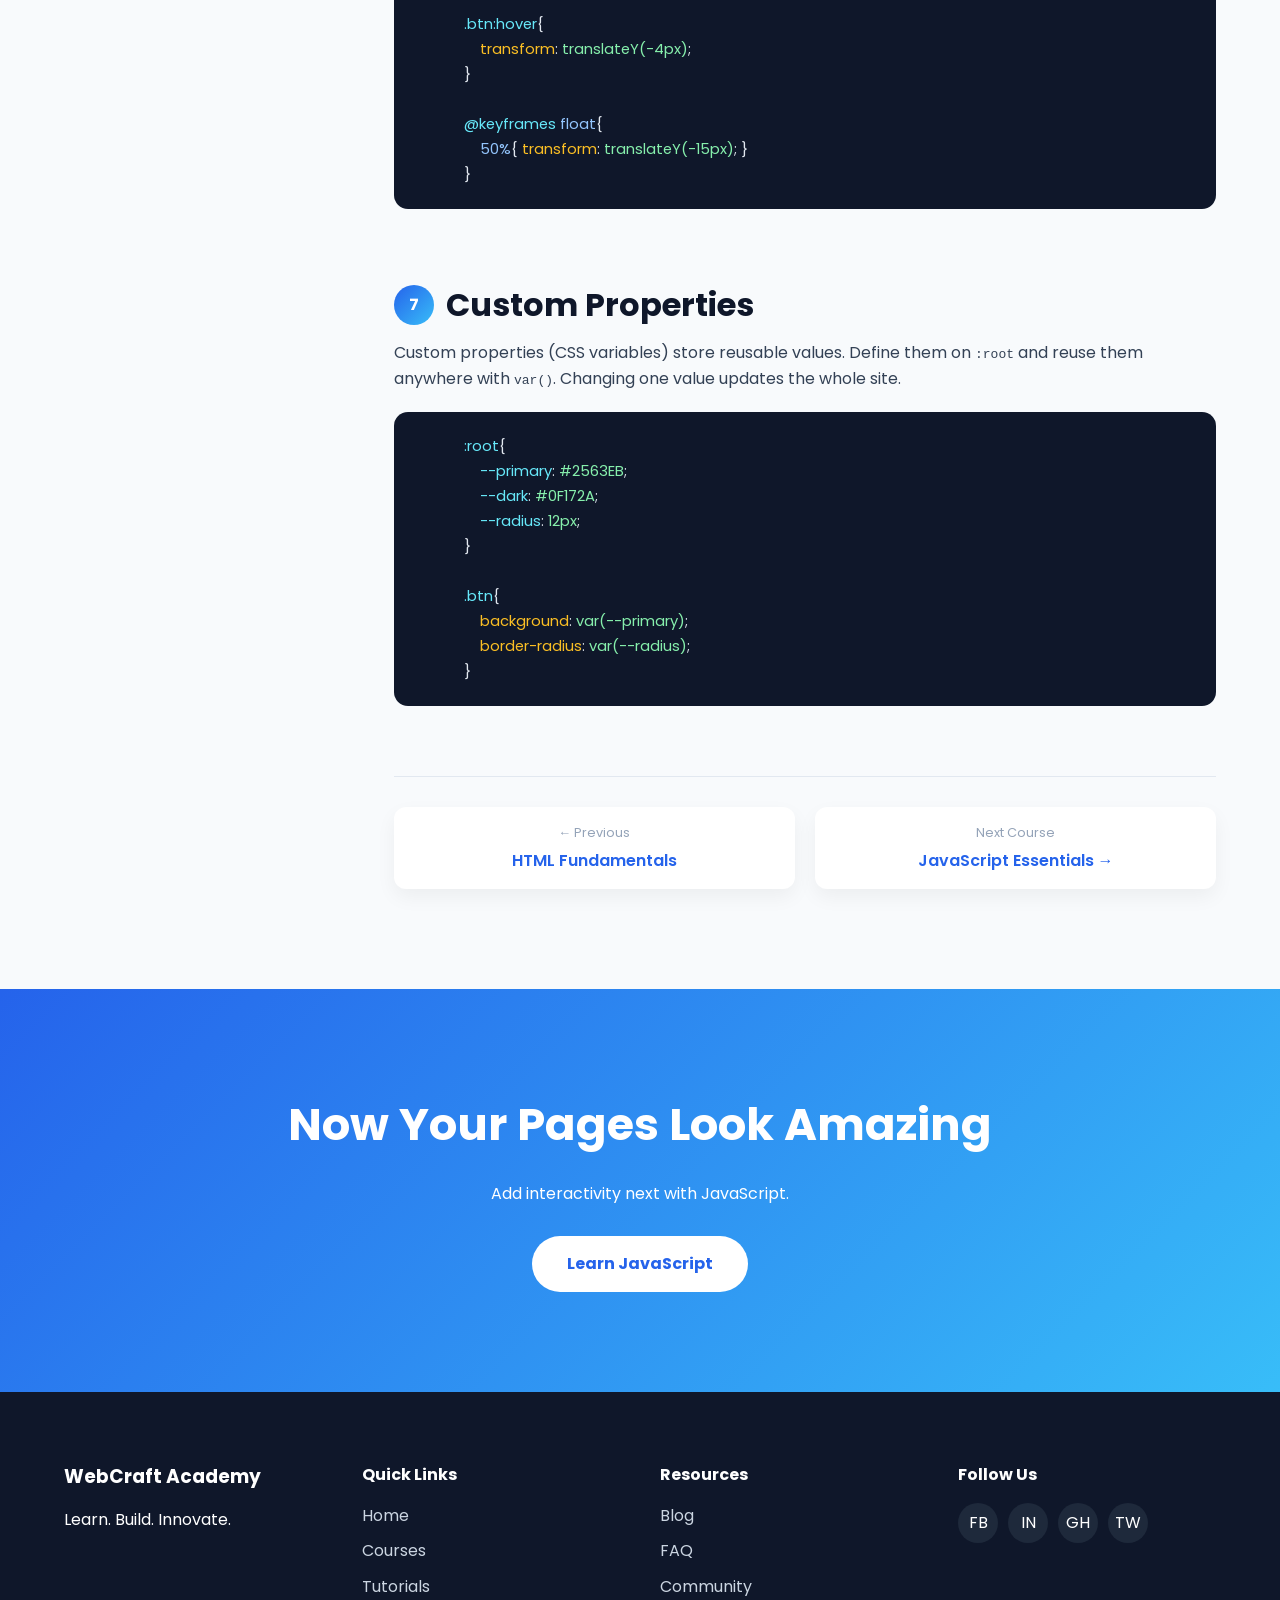
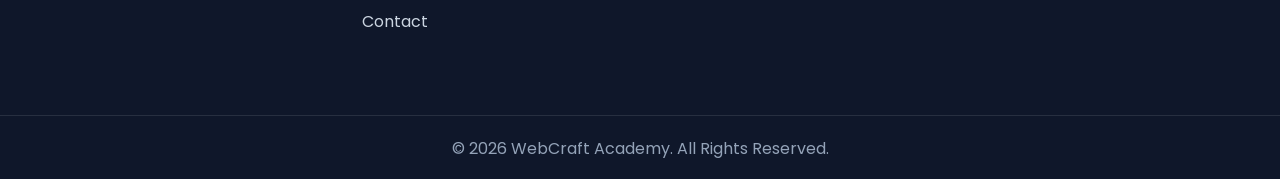
<file: courses/css.html>
<!DOCTYPE html>
<html lang="en">
<head>
    <meta charset="UTF-8">
    <meta name="viewport" content="width=device-width, initial-scale=1.0">
    <title>CSS Styling & Layouts | WebCraft Academy</title>

    <link href="https://fonts.googleapis.com/css2?family=Poppins:wght@300;400;500;600;700&display=swap" rel="stylesheet">

    <link rel="stylesheet" href="../style.css">
    <link rel="stylesheet" href="course.css">
</head>
<body>

    <!-- =========================
         NAVBAR
    ========================== -->
    <header class="navbar">
        <div class="container nav-container">

            <div class="logo">
                <a href="../index.html" style="color:inherit;">WebCraft Academy</a>
            </div>

            <nav>
                <ul class="nav-links">
                    <li><a href="../index.html">Home</a></li>
                    <li><a href="../courses.html" style="color:#2563EB;">Courses</a></li>
                    <li><a href="../tutorials.html">Tutorials</a></li>
                    <li><a href="#">AI Learning</a></li>
                    <li><a href="../about.html">About</a></li>
                    <li><a href="../index.html#contact">Contact</a></li>
                </ul>
            </nav>

            <div class="nav-buttons">
                <a href="#" class="btn btn-outline">Login</a>
                <a href="#" class="btn btn-primary">Get Started</a>
            </div>

        </div>
    </header>

    <!-- =========================
         COURSE HERO
    ========================== -->
    <section class="course-hero">
        <div class="container">
            <div>
                <span class="course-badge">🎨 Beginner</span>
                <h1>CSS Styling & Layouts</h1>
                <p class="lead">
                    CSS (Cascading Style Sheets) controls how your HTML looks.
                    Learn colors, the box model, flexbox, grid, and animations
                    to design modern, beautiful pages.
                </p>
                <div class="course-meta">
                    <span>📚 7 Lessons</span>
                    <span>⏱ 5 Hours</span>
                    <span>🧩 HTML basics recommended</span>
                </div>
                <a href="#lesson1" class="btn btn-primary">Start Learning</a>
            </div>

            <div class="course-cover">
                <div class="big-icon">🎨</div>
                <h3>{ }</h3>
                <p>Beautiful Layouts</p>
            </div>
        </div>
    </section>

    <!-- =========================
         COURSE BODY
    ========================== -->
    <div class="container course-layout">

        <!-- Sidebar -->
        <aside class="course-sidebar">
            <h4>Lesson Outline</h4>
            <ul>
                <li><a href="#lesson1">1. CSS Basics & Selectors</a></li>
                <li><a href="#lesson2">2. Colors, Fonts & Text</a></li>
                <li><a href="#lesson3">3. The Box Model</a></li>
                <li><a href="#lesson4">4. Flexbox</a></li>
                <li><a href="#lesson5">5. CSS Grid</a></li>
                <li><a href="#lesson6">6. Transitions & Animations</a></li>
                <li><a href="#lesson7">7. Custom Properties</a></li>
            </ul>
        </aside>

        <!-- Content -->
        <main class="course-content">

            <div class="lesson" id="lesson1">
                <h2><span class="lesson-num">1</span> CSS Basics & Selectors</h2>
                <p>
                    CSS styles HTML using selectors. The most common are element selectors
                    (<code>p</code>), class selectors (<code>.btn</code>), and ID selectors
                    (<code>#header</code>). Link a stylesheet with the
                    <code>&lt;link&gt;</code> tag.
                </p>
                <pre>
            <span class="t">p</span>{
                <span class="n">color</span>: <span class="s">#2563EB</span>;
                <span class="n">font-size</span>: <span class="s">16px</span>;
            }

            <span class="t">.btn</span>{
                <span class="n">background</span>: <span class="s">#2563EB</span>;
            }</pre>
            </div>

            <div class="lesson" id="lesson2">
                <h2><span class="lesson-num">2</span> Colors, Fonts & Text</h2>
                <p>
                    Use hex colors (<code>#2563EB</code>), rgb, or named colors.
                    Set fonts with <code>font-family</code>, size with
                    <code>font-size</code>, and control spacing with
                    <code>line-height</code> and <code>letter-spacing</code>.
                </p>
                <pre>
            body{
                <span class="n">font-family</span>: <span class="s">'Poppins', sans-serif</span>;
                <span class="n">background</span>: <span class="s">#F8FAFC</span>;
                <span class="n">color</span>: <span class="s">#0F172A</span>;
                <span class="n">line-height</span>: <span class="s">1.6</span>;
            }</pre>
                <div class="tip">
                    <strong>💡 Tip</strong>
                    Use a tool like a color picker to build a consistent palette of 2-3
                    main colors plus neutrals for text and backgrounds.
                </div>
            </div>

            <div class="lesson" id="lesson3">
                <h2><span class="lesson-num">3</span> The Box Model</h2>
                <p>
                    Every element is a box made of <code>content</code>, <code>padding</code>,
                    <code>border</code>, and <code>margin</code>. Adding
                    <code>box-sizing: border-box</code> keeps widths predictable.
                </p>
                <pre>
            <span class="t">.card</span>{
                <span class="n">width</span>: <span class="s">300px</span>;
                <span class="n">padding</span>: <span class="s">20px</span>;
                <span class="n">border</span>: <span class="s">1px solid #e2e8f0</span>;
                <span class="n">margin</span>: <span class="s">10px</span>;
                <span class="n">border-radius</span>: <span class="s">12px</span>;
            }</pre>
            </div>

            <div class="lesson" id="lesson4">
                <h2><span class="lesson-num">4</span> Flexbox</h2>
                <p>
                    Flexbox arranges items in a row or column. Set
                    <code>display:flex</code> on a container and use
                    <code>justify-content</code>, <code>align-items</code>, and
                    <code>gap</code> to position children.
                </p>
                <pre>
            <span class="t">.nav</span>{
                <span class="n">display</span>: <span class="s">flex</span>;
                <span class="n">justify-content</span>: <span class="s">space-between</span>;
                <span class="n">align-items</span>: <span class="s">center</span>;
                <span class="n">gap</span>: <span class="s">20px</span>;
            }</pre>
            </div>

            <div class="lesson" id="lesson5">
                <h2><span class="lesson-num">5</span> CSS Grid</h2>
                <p>
                    Grid creates two-dimensional layouts. Use
                    <code>grid-template-columns</code> to define columns and
                    <code>gap</code> for spacing between cells.
                </p>
                <pre>
            <span class="t">.course-grid</span>{
                <span class="n">display</span>: <span class="s">grid</span>;
                <span class="n">grid-template-columns</span>: <span class="s">repeat(3, 1fr)</span>;
                <span class="n">gap</span>: <span class="s">24px</span>;
            }</pre>
                <div class="tip">
                    <strong>Flexbox or Grid?</strong>
                    Use flexbox for one-dimensional rows/columns (like a navbar) and grid
                    for full page or card layouts. Both are essential.
                </div>
            </div>

            <div class="lesson" id="lesson6">
                <h2><span class="lesson-num">6</span> Transitions & Animations</h2>
                <p>
                    Transitions animate changes between states, while keyframe
                    animations run continuously. Add hover effects with
                    <code>transition</code>.
                </p>
                <pre>
            <span class="t">.btn</span>{
                <span class="n">transition</span>: <span class="s">transform .3s ease</span>;
            }

            <span class="t">.btn:hover</span>{
                <span class="n">transform</span>: <span class="s">translateY(-4px)</span>;
            }

            <span class="t">@keyframes</span> <span class="k">float</span>{
                <span class="k">50%</span>{ <span class="n">transform</span>: <span class="s">translateY(-15px)</span>; }
            }</pre>
            </div>

            <div class="lesson" id="lesson7">
                <h2><span class="lesson-num">7</span> Custom Properties</h2>
                <p>
                    Custom properties (CSS variables) store reusable values.
                    Define them on <code>:root</code> and reuse them anywhere with
                    <code>var()</code>. Changing one value updates the whole site.
                </p>
                <pre>
            <span class="t">:root</span>{
                <span class="t">--primary</span>: <span class="s">#2563EB</span>;
                <span class="t">--dark</span>: <span class="s">#0F172A</span>;
                <span class="t">--radius</span>: <span class="s">12px</span>;
            }

            <span class="t">.btn</span>{
                <span class="n">background</span>: <span class="s">var(--primary)</span>;
                <span class="n">border-radius</span>: <span class="s">var(--radius)</span>;
            }</pre>
            </div>

            <div class="lesson-nav">
                <a href="html.html"><small>← Previous</small> HTML Fundamentals</a>
                <a href="javascript.html"><small>Next Course</small> JavaScript Essentials →</a>
            </div>

        </main>
    </div>

    <!-- =========================
         CTA
    ========================== -->
    <section class="cta">
        <div class="container cta-content">
            <h2>Now Your Pages Look Amazing</h2>
            <p>Add interactivity next with JavaScript.</p>
            <a href="javascript.html" class="btn cta-btn">Learn JavaScript</a>
        </div>
    </section>

    <!-- =========================
         FOOTER
    ========================== -->
    <footer class="footer">
        <div class="container footer-grid">
            <div>
                <h3>WebCraft Academy</h3>
                <p>Learn. Build. Innovate.</p>
            </div>
            <div>
                <h4>Quick Links</h4>
                <ul>
                    <li><a href="../index.html" style="color:#cbd5e1;">Home</a></li>
                    <li><a href="../courses.html" style="color:#cbd5e1;">Courses</a></li>
                    <li>Tutorials</li>
                    <li><a href="../index.html#contact" style="color:#cbd5e1;">Contact</a></li>
                </ul>
            </div>
            <div>
                <h4>Resources</h4>
                <ul>
                    <li>Blog</li>
                    <li>FAQ</li>
                    <li>Community</li>
                </ul>
            </div>
            <div>
                <h4>Follow Us</h4>
                <div class="socials">
                    <span>FB</span>
                    <span>IN</span>
                    <span>GH</span>
                    <span>TW</span>
                </div>
            </div>
        </div>
        <div class="footer-bottom">
            © 2026 WebCraft Academy. All Rights Reserved.
        </div>
    </footer>

<script src="../script.js" defer></script>
</body>
</html>
</file>
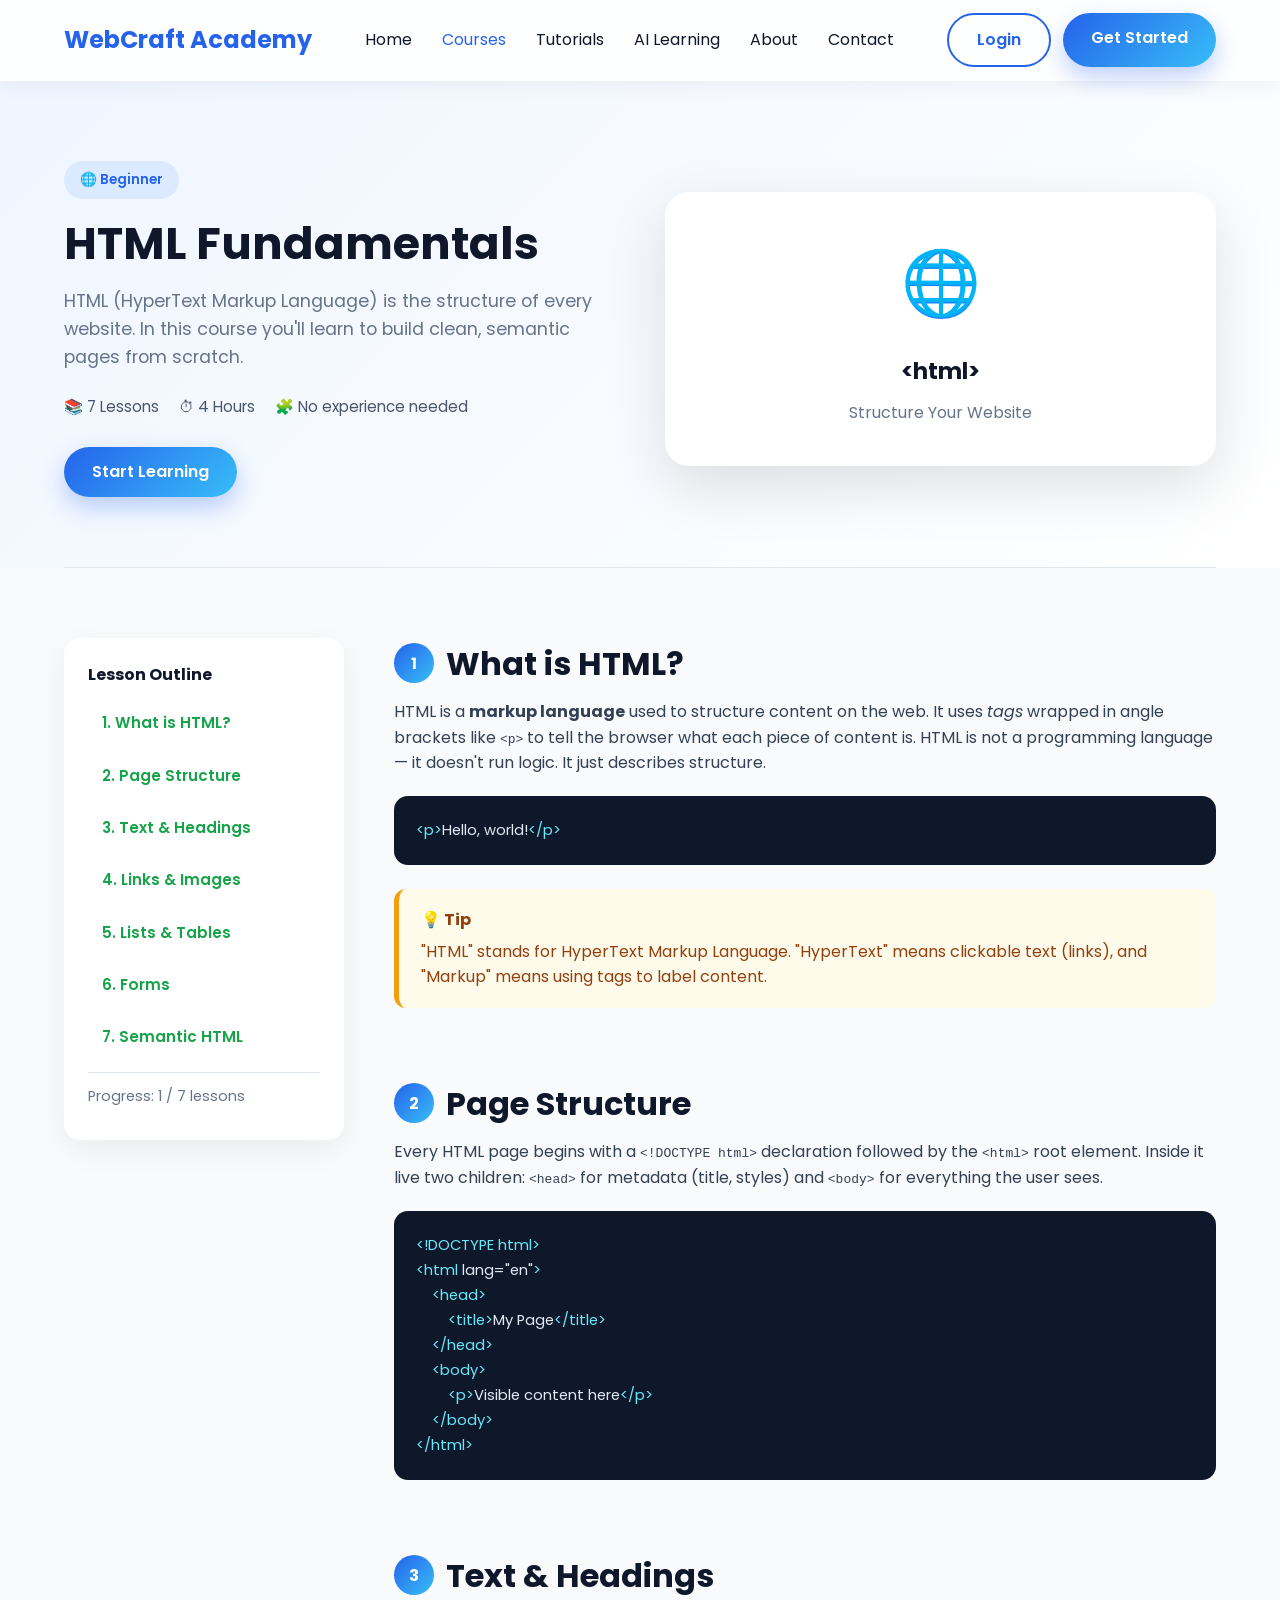
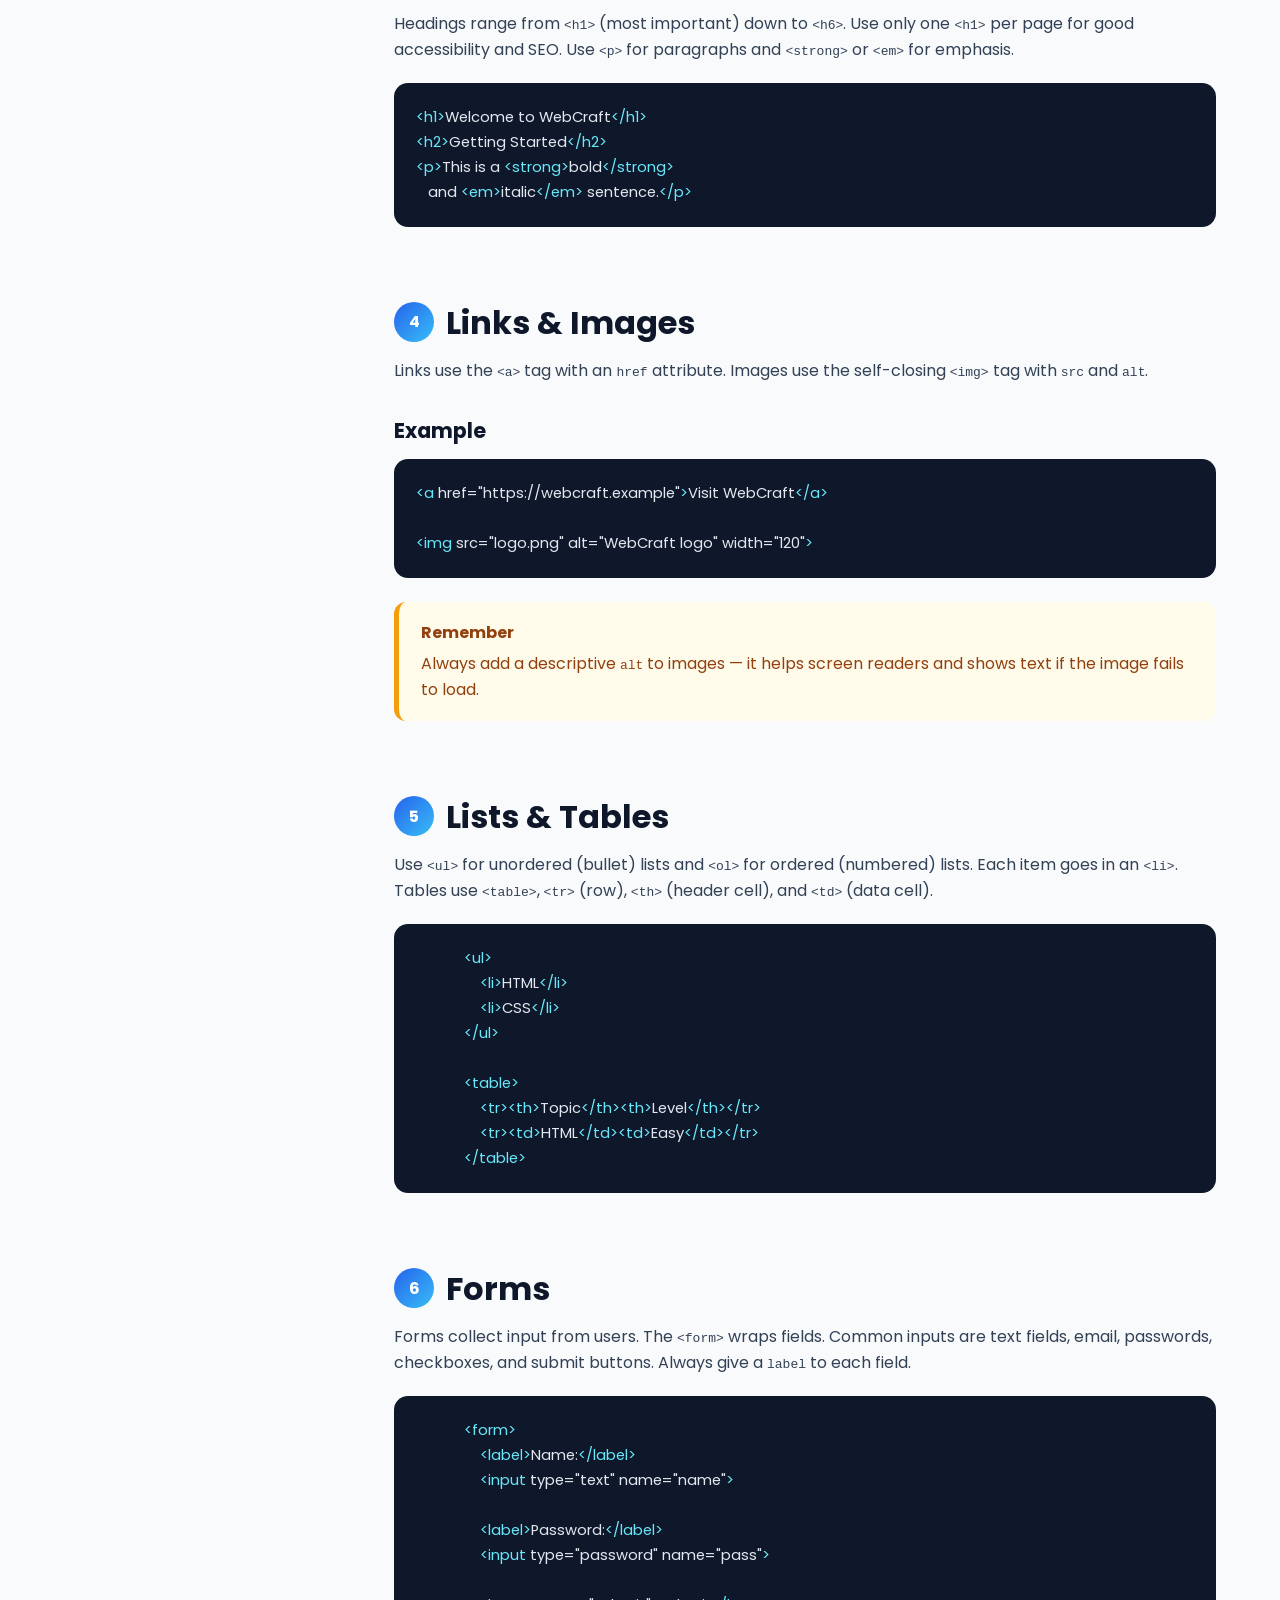
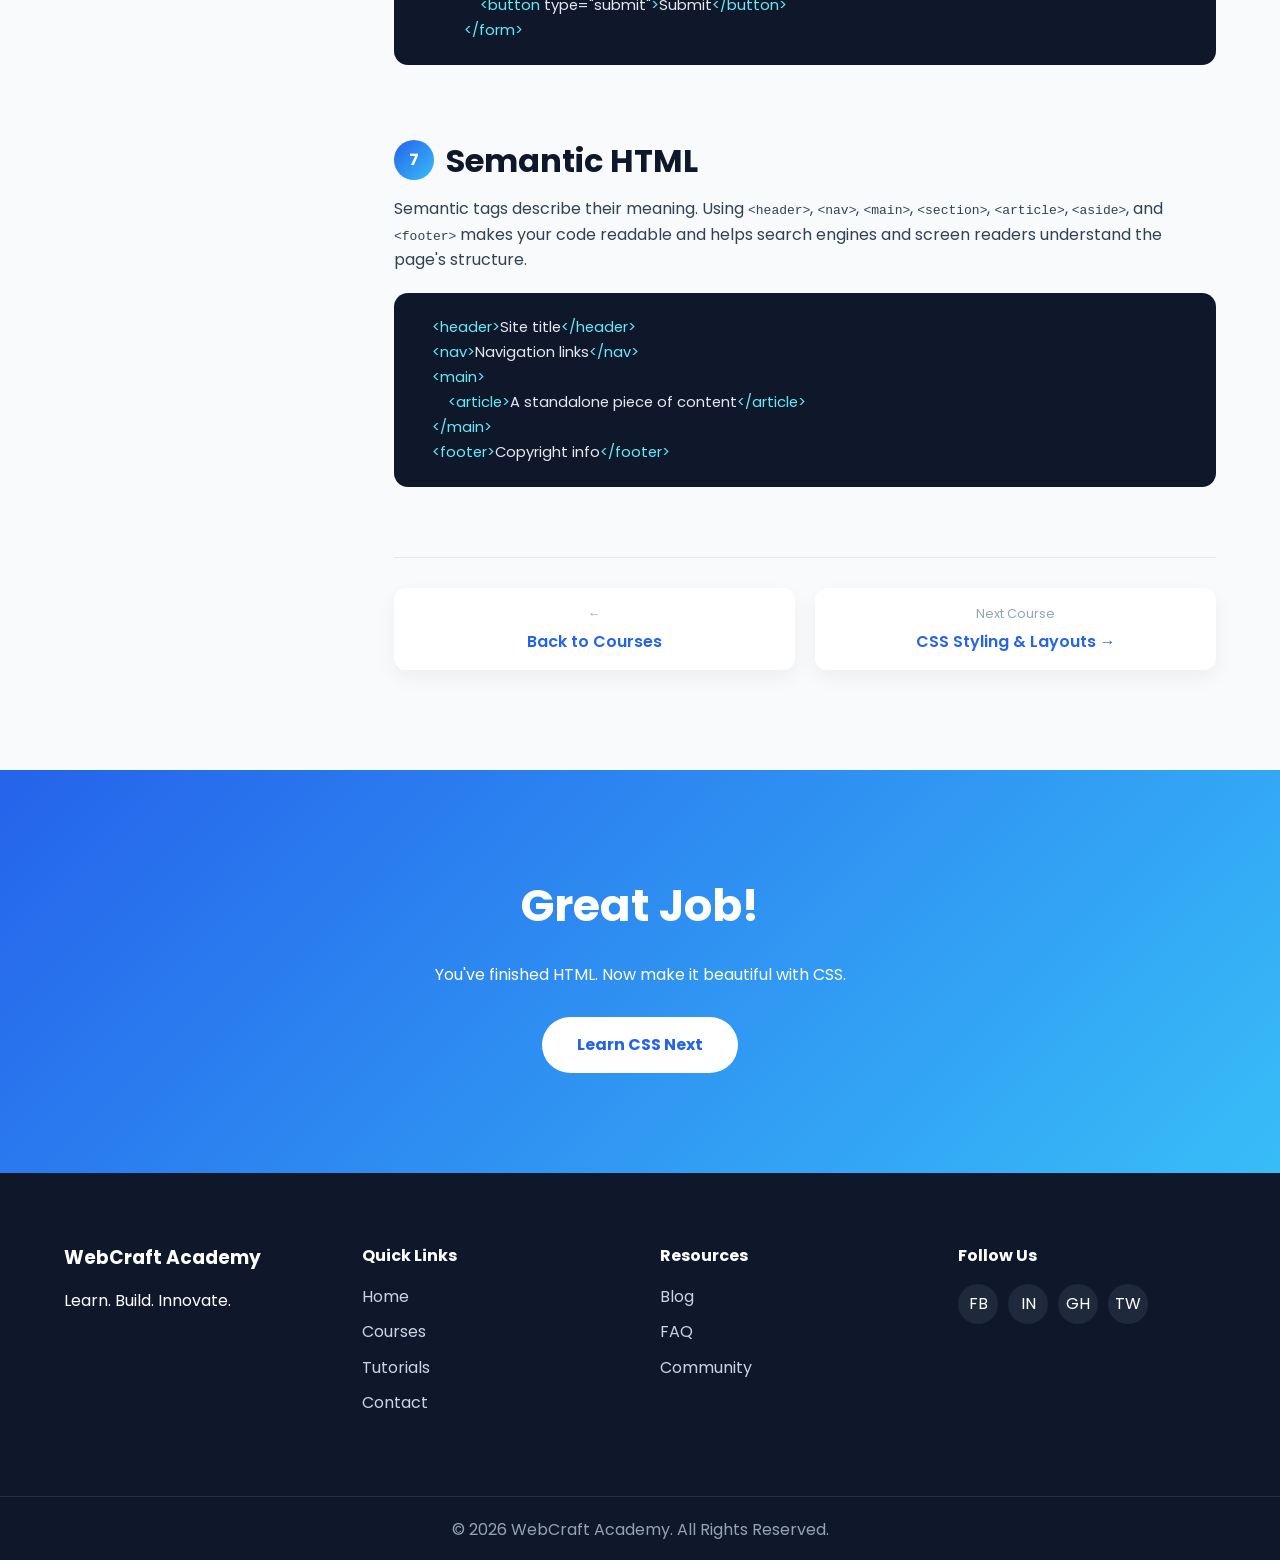
<file: courses/html.html>
<!DOCTYPE html>
<html lang="en">
<head>
    <meta charset="UTF-8">
    <meta name="viewport" content="width=device-width, initial-scale=1.0">
    <title>HTML Fundamentals | WebCraft Academy</title>

    <link href="https://fonts.googleapis.com/css2?family=Poppins:wght@300;400;500;600;700&display=swap" rel="stylesheet">

    <link rel="stylesheet" href="../style.css">
    <link rel="stylesheet" href="course.css">
</head>
<body>

    <!-- =========================
         NAVBAR
    ========================== -->
    <header class="navbar">
        <div class="container nav-container">

            <div class="logo">
                <a href="../index.html" style="color:inherit;">WebCraft Academy</a>
            </div>

            <nav>
                <ul class="nav-links">
                    <li><a href="../index.html">Home</a></li>
                    <li><a href="../courses.html" style="color:#2563EB;">Courses</a></li>
                    <li><a href="../tutorials.html">Tutorials</a></li>
                    <li><a href="#">AI Learning</a></li>
                    <li><a href="../about.html">About</a></li>
                    <li><a href="../index.html#contact">Contact</a></li>
                </ul>
            </nav>

            <div class="nav-buttons">
                <a href="#" class="btn btn-outline">Login</a>
                <a href="#" class="btn btn-primary">Get Started</a>
            </div>

        </div>
    </header>

    <!-- =========================
         COURSE HERO
    ========================== -->
    <section class="course-hero">
        <div class="container">
            <div>
                <span class="course-badge">🌐 Beginner</span>
                <h1>HTML Fundamentals</h1>
                <p class="lead">
                    HTML (HyperText Markup Language) is the structure of every website.
                    In this course you'll learn to build clean, semantic pages from scratch.
                </p>
                <div class="course-meta">
                    <span>📚 7 Lessons</span>
                    <span>⏱ 4 Hours</span>
                    <span>🧩 No experience needed</span>
                </div>
                <a href="#lesson1" class="btn btn-primary">Start Learning</a>
            </div>

            <div class="course-cover">
                <div class="big-icon">🌐</div>
                <h3>&lt;html&gt;</h3>
                <p>Structure Your Website</p>
            </div>
        </div>
    </section>

    <!-- =========================
         COURSE BODY
    ========================== -->
    <div class="container course-layout">

        <!-- Sidebar -->
        <aside class="course-sidebar">
            <h4>Lesson Outline</h4>
            <ul>
                <li><a href="#lesson1">1. What is HTML?</a></li>
                <li><a href="#lesson2">2. Page Structure</a></li>
                <li><a href="#lesson3">3. Text & Headings</a></li>
                <li><a href="#lesson4">4. Links & Images</a></li>
                <li><a href="#lesson5">5. Lists & Tables</a></li>
                <li><a href="#lesson6">6. Forms</a></li>
                <li><a href="#lesson7">7. Semantic HTML</a></li>
            </ul>
        </aside>

        <!-- Content -->
        <main class="course-content">

            <div class="lesson" id="lesson1">
                <h2><span class="lesson-num">1</span> What is HTML?</h2>
                <p>
                    HTML is a <strong>markup language</strong> used to structure content on the web.
                    It uses <em>tags</em> wrapped in angle brackets like <code>&lt;p&gt;</code> to tell the
                    browser what each piece of content is. HTML is not a programming language —
                    it doesn't run logic. It just describes structure.
                </p>
                <pre><span class="t">&lt;p&gt;</span>Hello, world!<span class="t">&lt;/p&gt;</span></pre>
                <div class="tip">
                    <strong>💡 Tip</strong>
                    "HTML" stands for HyperText Markup Language. "HyperText" means clickable
                    text (links), and "Markup" means using tags to label content.
                </div>
            </div>

            <div class="lesson" id="lesson2">
                <h2><span class="lesson-num">2</span> Page Structure</h2>
                <p>
                    Every HTML page begins with a <code>&lt;!DOCTYPE html&gt;</code> declaration
                    followed by the <code>&lt;html&gt;</code> root element. Inside it live two children:
                    <code>&lt;head&gt;</code> for metadata (title, styles) and <code>&lt;body&gt;</code>
                    for everything the user sees.
                </p>
                <pre>
<span class="t">&lt;!DOCTYPE html&gt;</span>
<span class="t">&lt;html</span> lang="en"<span class="t">&gt;</span>
    <span class="t">&lt;head&gt;</span>
        <span class="t">&lt;title&gt;</span>My Page<span class="t">&lt;/title&gt;</span>
    <span class="t">&lt;/head&gt;</span>
    <span class="t">&lt;body&gt;</span>
        <span class="t">&lt;p&gt;</span>Visible content here<span class="t">&lt;/p&gt;</span>
    <span class="t">&lt;/body&gt;</span>
<span class="t">&lt;/html&gt;</span></pre>
            </div>

            <div class="lesson" id="lesson3">
                <h2><span class="lesson-num">3</span> Text & Headings</h2>
                <p>
                    Headings range from <code>&lt;h1&gt;</code> (most important) down to
                    <code>&lt;h6&gt;</code>. Use only one <code>&lt;h1&gt;</code> per page for good
                    accessibility and SEO. Use <code>&lt;p&gt;</code> for paragraphs and
                    <code>&lt;strong&gt;</code> or <code>&lt;em&gt;</code> for emphasis.
                </p>
                <pre>
<span class="t">&lt;h1&gt;</span>Welcome to WebCraft<span class="t">&lt;/h1&gt;</span>
<span class="t">&lt;h2&gt;</span>Getting Started<span class="t">&lt;/h2&gt;</span>
<span class="t">&lt;p&gt;</span>This is a <span class="t">&lt;strong&gt;</span>bold<span class="t">&lt;/strong&gt;</span>
   and <span class="t">&lt;em&gt;</span>italic<span class="t">&lt;/em&gt;</span> sentence.<span class="t">&lt;/p&gt;</span></pre>
            </div>

            <div class="lesson" id="lesson4">
                <h2><span class="lesson-num">4</span> Links & Images</h2>
                <p>
                    Links use the <code>&lt;a&gt;</code> tag with an <code>href</code> attribute.
                    Images use the self-closing <code>&lt;img&gt;</code> tag with <code>src</code>
                    and <code>alt</code>.
                </p>
                <h3 class="ex">Example</h3>
                <pre>
<span class="t">&lt;a</span> href="https://webcraft.example"<span class="t">&gt;</span>Visit WebCraft<span class="t">&lt;/a&gt;</span>

<span class="t">&lt;img</span> src="logo.png" alt="WebCraft logo" width="120"<span class="t">&gt;</span></pre>
                <div class="tip">
                    <strong>Remember</strong>
                    Always add a descriptive <code>alt</code> to images — it helps screen readers
                    and shows text if the image fails to load.
                </div>
            </div>

            <div class="lesson" id="lesson5">
                <h2><span class="lesson-num">5</span> Lists & Tables</h2>
                <p>
                    Use <code>&lt;ul&gt;</code> for unordered (bullet) lists and
                    <code>&lt;ol&gt;</code> for ordered (numbered) lists. Each item goes in an
                    <code>&lt;li&gt;</code>. Tables use <code>&lt;table&gt;</code>,
                    <code>&lt;tr&gt;</code> (row), <code>&lt;th&gt;</code> (header cell), and
                    <code>&lt;td&gt;</code> (data cell).
                </p>
                <pre>
            <span class="t">&lt;ul&gt;</span>
                <span class="t">&lt;li&gt;</span>HTML<span class="t">&lt;/li&gt;</span>
                <span class="t">&lt;li&gt;</span>CSS<span class="t">&lt;/li&gt;</span>
            <span class="t">&lt;/ul&gt;</span>

            <span class="t">&lt;table&gt;</span>
                <span class="t">&lt;tr&gt;</span><span class="t">&lt;th&gt;</span>Topic<span class="t">&lt;/th&gt;</span><span class="t">&lt;th&gt;</span>Level<span class="t">&lt;/th&gt;</span><span class="t">&lt;/tr&gt;</span>
                <span class="t">&lt;tr&gt;</span><span class="t">&lt;td&gt;</span>HTML<span class="t">&lt;/td&gt;</span><span class="t">&lt;td&gt;</span>Easy<span class="t">&lt;/td&gt;</span><span class="t">&lt;/tr&gt;</span>
            <span class="t">&lt;/table&gt;</span></pre>
            </div>

            <div class="lesson" id="lesson6">
                <h2><span class="lesson-num">6</span> Forms</h2>
                <p>
                    Forms collect input from users. The <code>&lt;form&gt;</code> wraps fields.
                    Common inputs are text fields, email, passwords, checkboxes, and submit
                    buttons. Always give a <code>label</code> to each field.
                </p>
                <pre>
            <span class="t">&lt;form&gt;</span>
                <span class="t">&lt;label&gt;</span>Name:<span class="t">&lt;/label&gt;</span>
                <span class="t">&lt;input</span> type="text" name="name"<span class="t">&gt;</span>

                <span class="t">&lt;label&gt;</span>Password:<span class="t">&lt;/label&gt;</span>
                <span class="t">&lt;input</span> type="password" name="pass"<span class="t">&gt;</span>

                <span class="t">&lt;button</span> type="submit"<span class="t">&gt;</span>Submit<span class="t">&lt;/button&gt;</span>
            <span class="t">&lt;/form&gt;</span></pre>
            </div>

            <div class="lesson" id="lesson7">
                <h2><span class="lesson-num">7</span> Semantic HTML</h2>
                <p>
                    Semantic tags describe their meaning. Using
                    <code>&lt;header&gt;</code>, <code>&lt;nav&gt;</code>, <code>&lt;main&gt;</code>,
                    <code>&lt;section&gt;</code>, <code>&lt;article&gt;</code>, <code>&lt;aside&gt;</code>,
                    and <code>&lt;footer&gt;</code> makes your code readable and helps search engines
                    and screen readers understand the page's structure.
                </p>
                <pre>
    <span class="t">&lt;header&gt;</span>Site title<span class="t">&lt;/header&gt;</span>
    <span class="t">&lt;nav&gt;</span>Navigation links<span class="t">&lt;/nav&gt;</span>
    <span class="t">&lt;main&gt;</span>
        <span class="t">&lt;article&gt;</span>A standalone piece of content<span class="t">&lt;/article&gt;</span>
    <span class="t">&lt;/main&gt;</span>
    <span class="t">&lt;footer&gt;</span>Copyright info<span class="t">&lt;/footer&gt;</span></pre>
            </div>

            <div class="lesson-nav">
                <a href="../courses.html"><small>←</small> Back to Courses</a>
                <a href="css.html"><small>Next Course</small> CSS Styling & Layouts →</a>
            </div>

        </main>
    </div>

    <!-- =========================
         CTA
    ========================== -->
    <section class="cta">
        <div class="container cta-content">
            <h2>Great Job!</h2>
            <p>You've finished HTML. Now make it beautiful with CSS.</p>
            <a href="css.html" class="btn cta-btn">Learn CSS Next</a>
        </div>
    </section>

    <!-- =========================
         FOOTER
    ========================== -->
    <footer class="footer">
        <div class="container footer-grid">
            <div>
                <h3>WebCraft Academy</h3>
                <p>Learn. Build. Innovate.</p>
            </div>
            <div>
                <h4>Quick Links</h4>
                <ul>
                    <li><a href="../index.html" style="color:#cbd5e1;">Home</a></li>
                    <li><a href="../courses.html" style="color:#cbd5e1;">Courses</a></li>
                    <li>Tutorials</li>
                    <li><a href="../index.html#contact" style="color:#cbd5e1;">Contact</a></li>
                </ul>
            </div>
            <div>
                <h4>Resources</h4>
                <ul>
                    <li>Blog</li>
                    <li>FAQ</li>
                    <li>Community</li>
                </ul>
            </div>
            <div>
                <h4>Follow Us</h4>
                <div class="socials">
                    <span>FB</span>
                    <span>IN</span>
                    <span>GH</span>
                    <span>TW</span>
                </div>
            </div>
        </div>
        <div class="footer-bottom">
            © 2026 WebCraft Academy. All Rights Reserved.
        </div>
    </footer>

<script src="../script.js" defer></script>
</body>
</html>
</file>
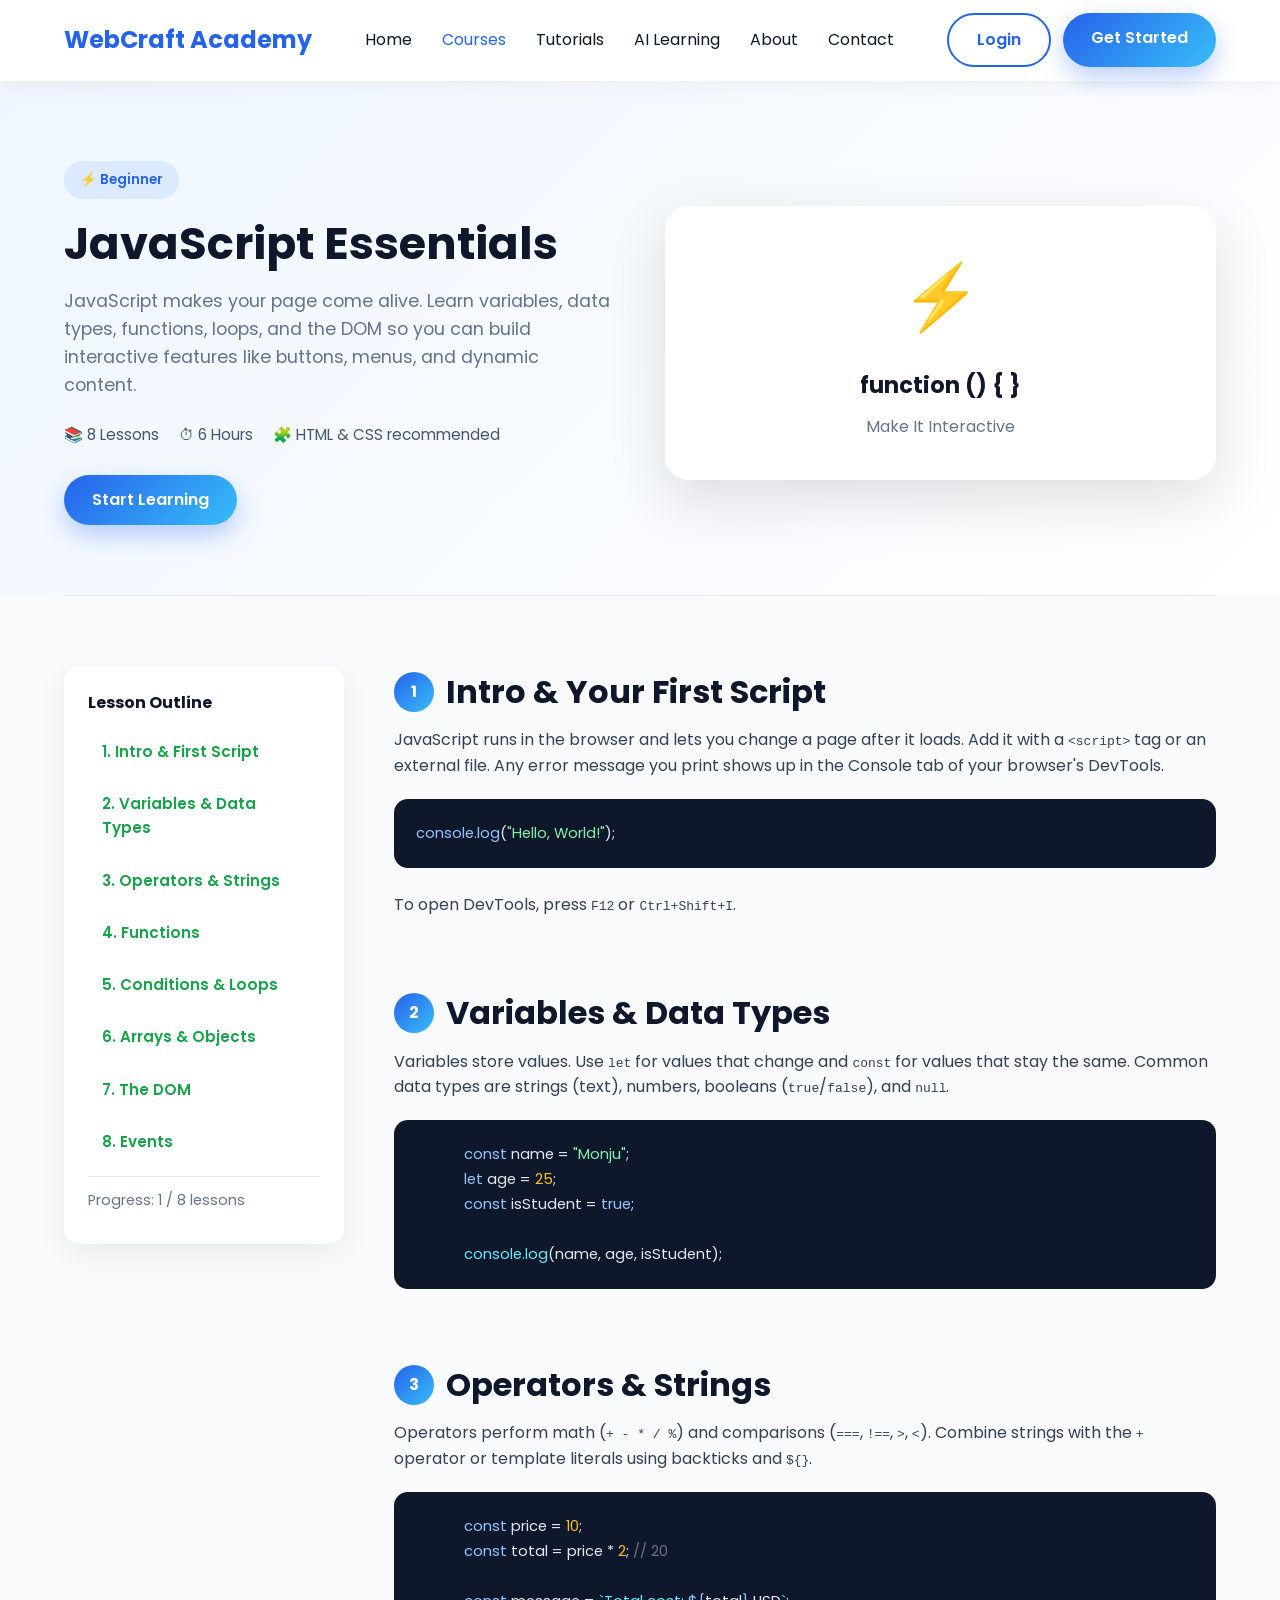
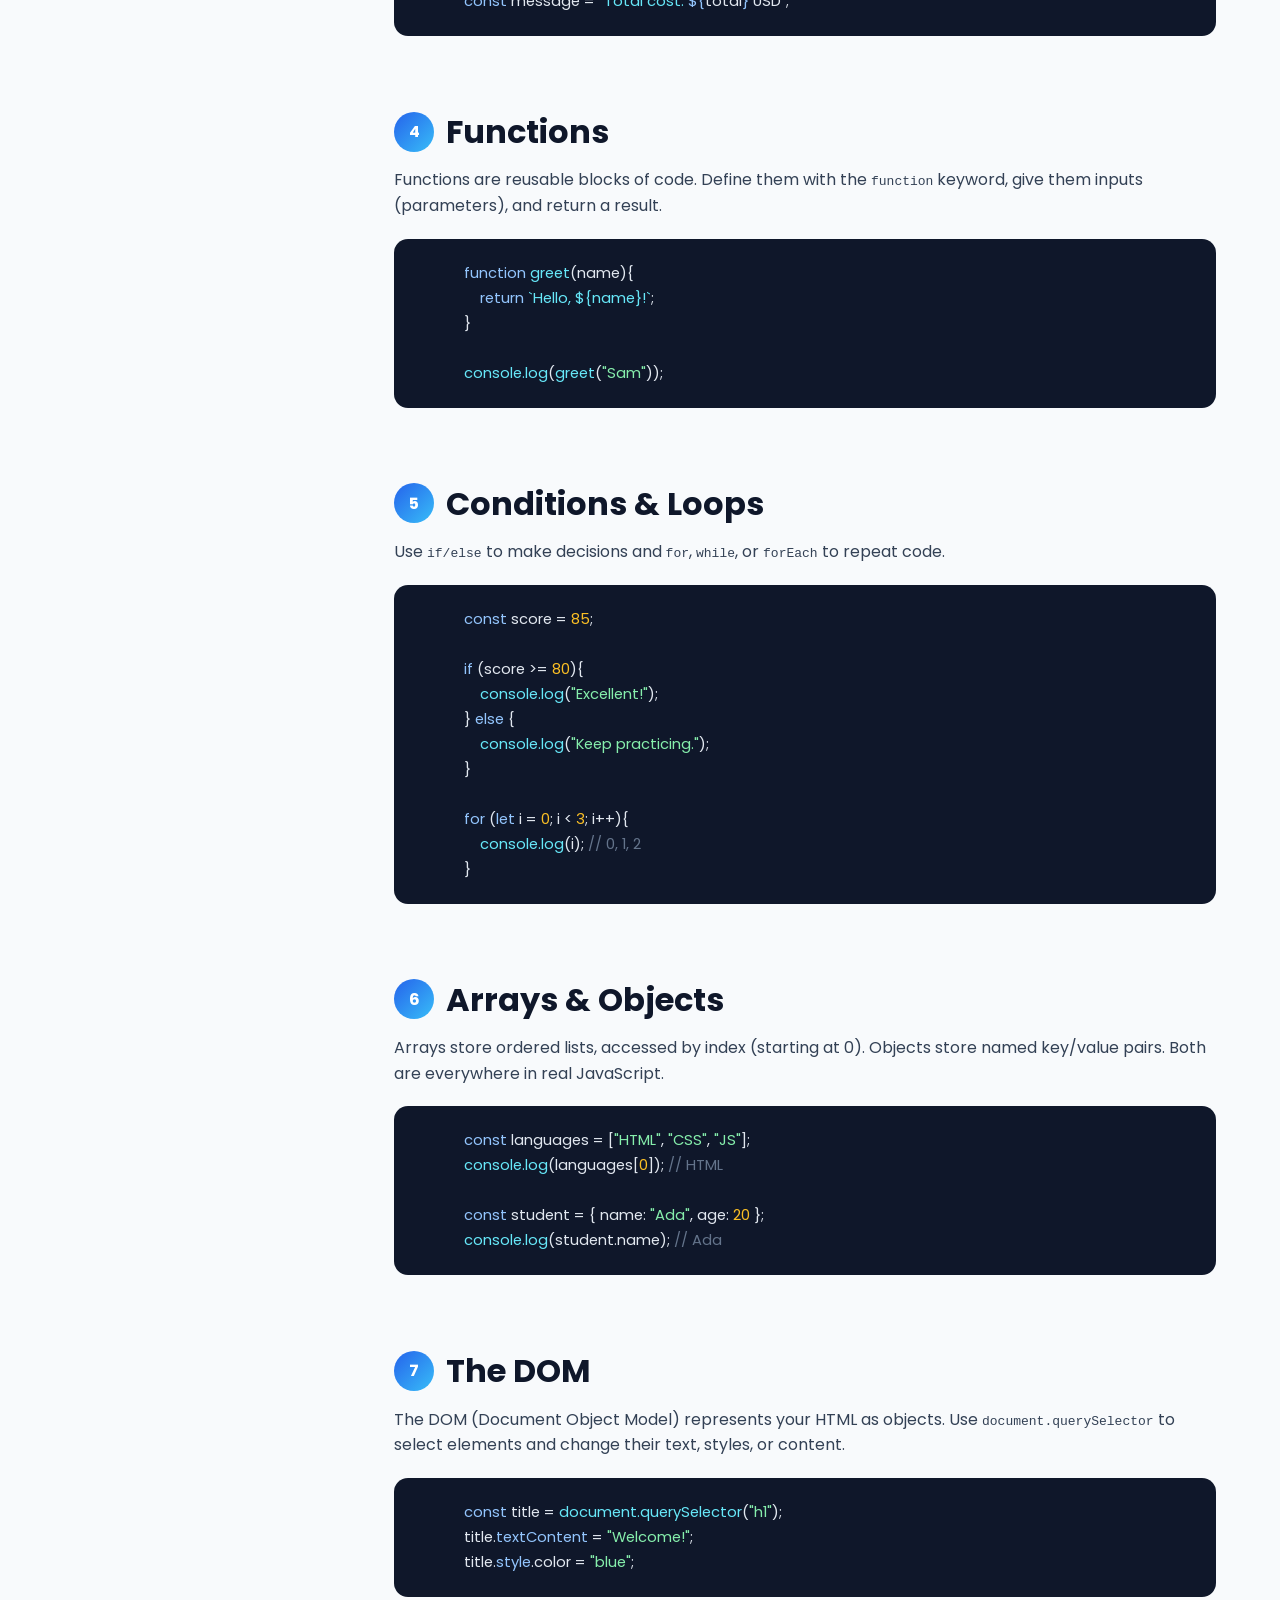
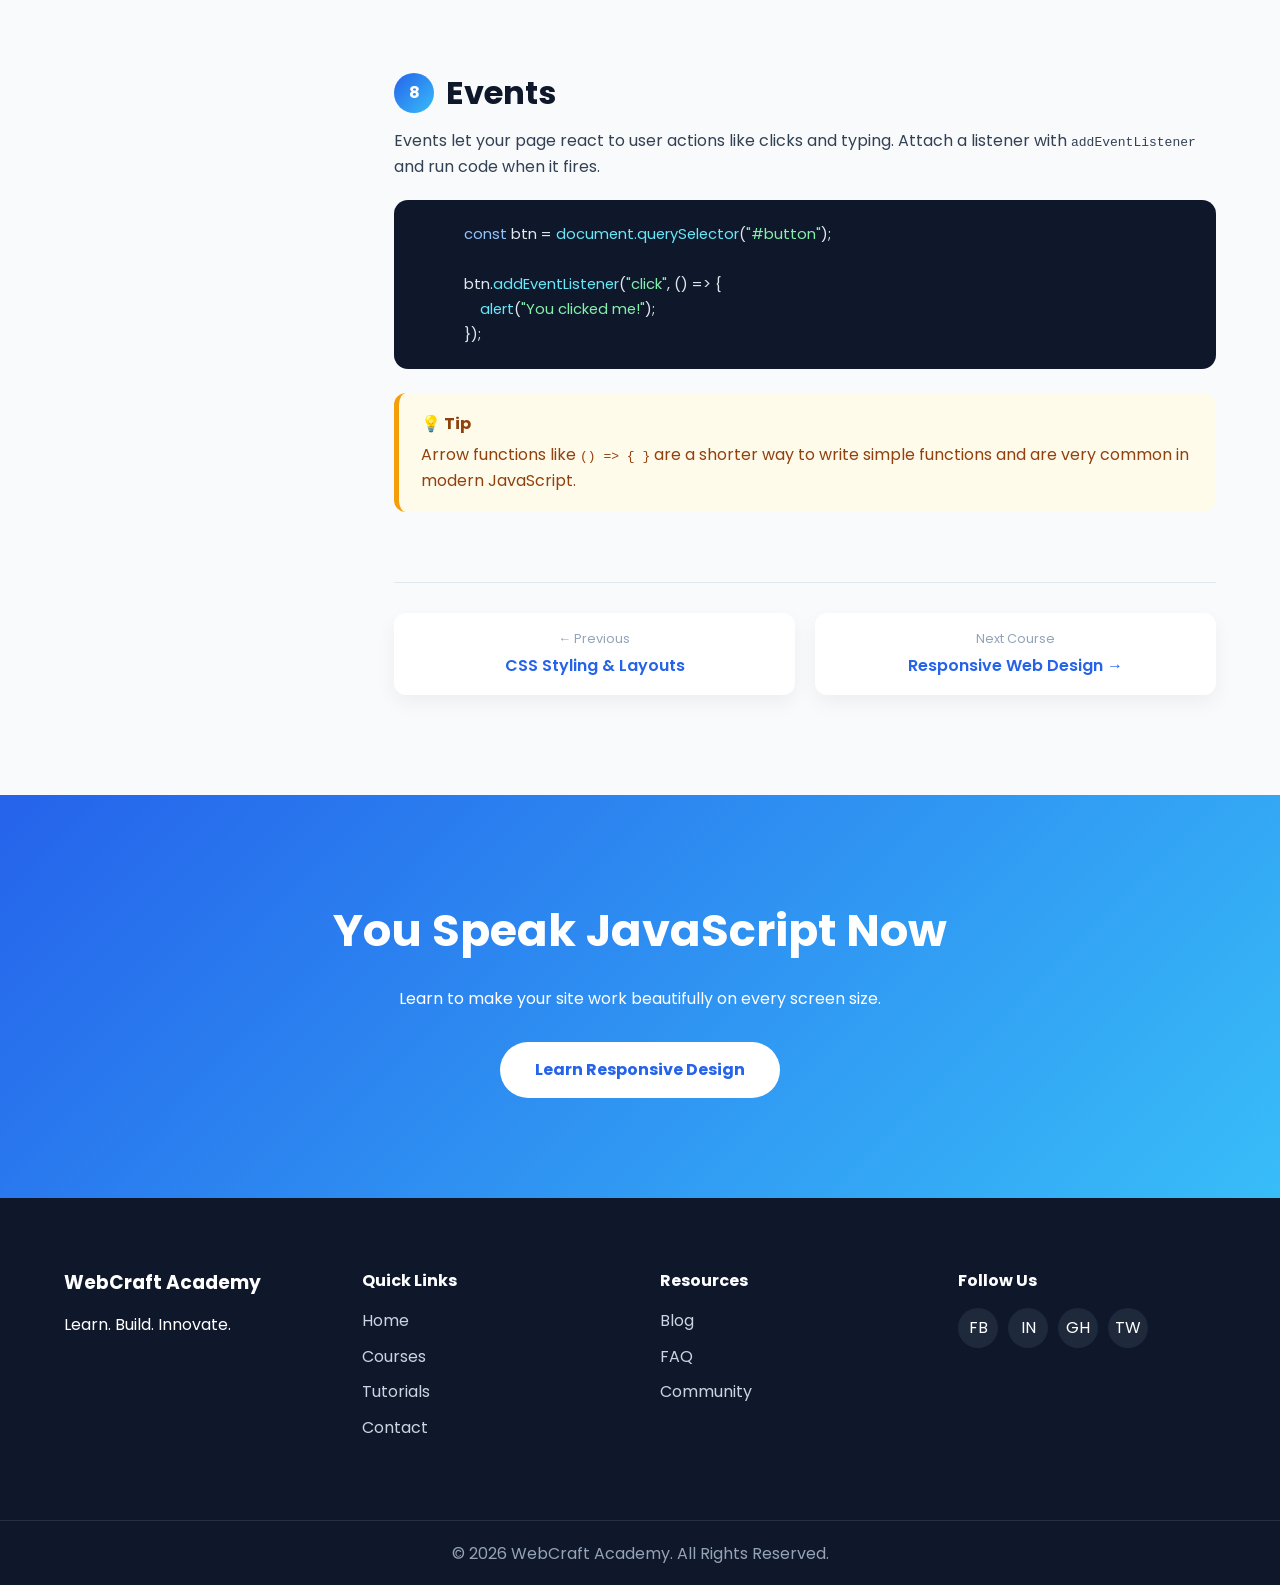
<file: courses/javascript.html>
<!DOCTYPE html>
<html lang="en">
<head>
    <meta charset="UTF-8">
    <meta name="viewport" content="width=device-width, initial-scale=1.0">
    <title>JavaScript Essentials | WebCraft Academy</title>

    <link href="https://fonts.googleapis.com/css2?family=Poppins:wght@300;400;500;600;700&display=swap" rel="stylesheet">

    <link rel="stylesheet" href="../style.css">
    <link rel="stylesheet" href="course.css">
</head>
<body>

    <!-- =========================
         NAVBAR
    ========================== -->
    <header class="navbar">
        <div class="container nav-container">

            <div class="logo">
                <a href="../index.html" style="color:inherit;">WebCraft Academy</a>
            </div>

            <nav>
                <ul class="nav-links">
                    <li><a href="../index.html">Home</a></li>
                    <li><a href="../courses.html" style="color:#2563EB;">Courses</a></li>
                    <li><a href="../tutorials.html">Tutorials</a></li>
                    <li><a href="#">AI Learning</a></li>
                    <li><a href="../about.html">About</a></li>
                    <li><a href="../index.html#contact">Contact</a></li>
                </ul>
            </nav>

            <div class="nav-buttons">
                <a href="#" class="btn btn-outline">Login</a>
                <a href="#" class="btn btn-primary">Get Started</a>
            </div>

        </div>
    </header>

    <!-- =========================
         COURSE HERO
    ========================== -->
    <section class="course-hero">
        <div class="container">
            <div>
                <span class="course-badge">⚡ Beginner</span>
                <h1>JavaScript Essentials</h1>
                <p class="lead">
                    JavaScript makes your page come alive. Learn variables, data
                    types, functions, loops, and the DOM so you can build interactive
                    features like buttons, menus, and dynamic content.
                </p>
                <div class="course-meta">
                    <span>📚 8 Lessons</span>
                    <span>⏱ 6 Hours</span>
                    <span>🧩 HTML & CSS recommended</span>
                </div>
                <a href="#lesson1" class="btn btn-primary">Start Learning</a>
            </div>

            <div class="course-cover">
                <div class="big-icon">⚡</div>
                <h3>function () { }</h3>
                <p>Make It Interactive</p>
            </div>
        </div>
    </section>

    <!-- =========================
         COURSE BODY
    ========================== -->
    <div class="container course-layout">

        <!-- Sidebar -->
        <aside class="course-sidebar">
            <h4>Lesson Outline</h4>
            <ul>
                <li><a href="#lesson1">1. Intro & First Script</a></li>
                <li><a href="#lesson2">2. Variables & Data Types</a></li>
                <li><a href="#lesson3">3. Operators & Strings</a></li>
                <li><a href="#lesson4">4. Functions</a></li>
                <li><a href="#lesson5">5. Conditions & Loops</a></li>
                <li><a href="#lesson6">6. Arrays & Objects</a></li>
                <li><a href="#lesson7">7. The DOM</a></li>
                <li><a href="#lesson8">8. Events</a></li>
            </ul>
        </aside>

        <!-- Content -->
        <main class="course-content">

            <div class="lesson" id="lesson1">
                <h2><span class="lesson-num">1</span> Intro &amp; Your First Script</h2>
                <p>
                    JavaScript runs in the browser and lets you change a page after it loads.
                    Add it with a <code>&lt;script&gt;</code> tag or an external file.
                    Any error message you print shows up in the Console tab of your
                    browser's DevTools.
                </p>
                <pre>
<span class="k">console.log</span>(<span class="s">"Hello, World!"</span>);</pre>
                <p>To open DevTools, press <code>F12</code> or <code>Ctrl+Shift+I</code>.</p>
            </div>

            <div class="lesson" id="lesson2">
                <h2><span class="lesson-num">2</span> Variables &amp; Data Types</h2>
                <p>
                    Variables store values. Use <code>let</code> for values that change and
                    <code>const</code> for values that stay the same. Common data types are
                    strings (text), numbers, booleans (<code>true</code>/<code>false</code>),
                    and <code>null</code>.
                </p>
                <pre>
            <span class="k">const</span> name = <span class="s">"Monju"</span>;
            <span class="k">let</span> age = <span class="n">25</span>;
            <span class="k">const</span> isStudent = <span class="k">true</span>;

            <span class="t">console.log</span>(name, age, isStudent);</pre>
            </div>

            <div class="lesson" id="lesson3">
                <h2><span class="lesson-num">3</span> Operators &amp; Strings</h2>
                <p>
                    Operators perform math (<code>+ - * / %</code>) and comparisons
                    (<code>===</code>, <code>!==</code>, <code>&gt;</code>, <code>&lt;</code>).
                    Combine strings with the <code>+</code> operator or template literals
                    using backticks and <code>${}</code>.
                </p>
                <pre>
            <span class="k">const</span> price = <span class="n">10</span>;
            <span class="k">const</span> total = price * <span class="n">2</span>; <span class="c">// 20</span>

            <span class="k">const</span> message = <span class="t">`Total</span> <span class="t">cost:</span> <span class="k">${</span>total<span class="k">}</span> USD<span class="t">`</span>;</pre>
            </div>

            <div class="lesson" id="lesson4">
                <h2><span class="lesson-num">4</span> Functions</h2>
                <p>
                    Functions are reusable blocks of code. Define them with the
                    <code>function</code> keyword, give them inputs (parameters), and
                    return a result.
                </p>
                <pre>
            <span class="k">function</span> <span class="t">greet</span>(name){
                <span class="k">return</span> <span class="t">`Hello,</span> <span class="t">${name}</span><span class="t">!`</span>;
            }

            <span class="t">console.log</span>(<span class="t">greet</span>(<span class="s">"Sam"</span>));</pre>
            </div>

            <div class="lesson" id="lesson5">
                <h2><span class="lesson-num">5</span> Conditions &amp; Loops</h2>
                <p>
                    Use <code>if/else</code> to make decisions and <code>for</code>,
                    <code>while</code>, or <code>forEach</code> to repeat code.
                </p>
                <pre>
            <span class="k">const</span> score = <span class="n">85</span>;

            <span class="k">if</span> (score &gt;= <span class="n">80</span>){
                <span class="t">console.log</span>(<span class="s">"Excellent!"</span>);
            } <span class="k">else</span> {
                <span class="t">console.log</span>(<span class="s">"Keep practicing."</span>);
            }

            <span class="k">for</span> (<span class="k">let</span> i = <span class="n">0</span>; i &lt; <span class="n">3</span>; i++){
                <span class="t">console.log</span>(i); <span class="c">// 0, 1, 2</span>
            }</pre>
            </div>

            <div class="lesson" id="lesson6">
                <h2><span class="lesson-num">6</span> Arrays &amp; Objects</h2>
                <p>
                    Arrays store ordered lists, accessed by index (starting at 0).
                    Objects store named key/value pairs. Both are everywhere in real
                    JavaScript.
                </p>
                <pre>
            <span class="k">const</span> languages = [<span class="s">"HTML"</span>, <span class="s">"CSS"</span>, <span class="s">"JS"</span>];
            <span class="t">console.log</span>(languages[<span class="n">0</span>]); <span class="c">// HTML</span>

            <span class="k">const</span> student = { name: <span class="s">"Ada"</span>, age: <span class="n">20</span> };
            <span class="t">console.log</span>(student.name); <span class="c">// Ada</span></pre>
            </div>

            <div class="lesson" id="lesson7">
                <h2><span class="lesson-num">7</span> The DOM</h2>
                <p>
                    The DOM (Document Object Model) represents your HTML as objects.
                    Use <code>document.querySelector</code> to select elements and change
                    their text, styles, or content.
                </p>
                <pre>
            <span class="k">const</span> title = <span class="t">document.querySelector</span>(<span class="s">"h1"</span>);
            title.<span class="k">textContent</span> = <span class="s">"Welcome!"</span>;
            title.<span class="k">style</span>.color = <span class="s">"blue"</span>;</pre>
            </div>

            <div class="lesson" id="lesson8">
                <h2><span class="lesson-num">8</span> Events</h2>
                <p>
                    Events let your page react to user actions like clicks and typing.
                    Attach a listener with <code>addEventListener</code> and run code when
                    it fires.
                </p>
                <pre>
            <span class="k">const</span> btn = <span class="t">document.querySelector</span>(<span class="s">"#button"</span>);

            btn.<span class="t">addEventListener</span>(<span class="s">"click"</span>, () =&gt; {
                <span class="t">alert</span>(<span class="s">"You clicked me!"</span>);
            });</pre>
                <div class="tip">
                    <strong>💡 Tip</strong>
                    Arrow functions like <code>() =&gt; { }</code> are a shorter way to write
                    simple functions and are very common in modern JavaScript.
                </div>
            </div>

            <div class="lesson-nav">
                <a href="css.html"><small>← Previous</small> CSS Styling &amp; Layouts</a>
                <a href="responsive.html"><small>Next Course</small> Responsive Web Design →</a>
            </div>

        </main>
    </div>

    <!-- =========================
         CTA
    ========================== -->
    <section class="cta">
        <div class="container cta-content">
            <h2>You Speak JavaScript Now</h2>
            <p>Learn to make your site work beautifully on every screen size.</p>
            <a href="responsive.html" class="btn cta-btn">Learn Responsive Design</a>
        </div>
    </section>

    <!-- =========================
         FOOTER
    ========================== -->
    <footer class="footer">
        <div class="container footer-grid">
            <div>
                <h3>WebCraft Academy</h3>
                <p>Learn. Build. Innovate.</p>
            </div>
            <div>
                <h4>Quick Links</h4>
                <ul>
                    <li><a href="../index.html" style="color:#cbd5e1;">Home</a></li>
                    <li><a href="../courses.html" style="color:#cbd5e1;">Courses</a></li>
                    <li>Tutorials</li>
                    <li><a href="../index.html#contact" style="color:#cbd5e1;">Contact</a></li>
                </ul>
            </div>
            <div>
                <h4>Resources</h4>
                <ul>
                    <li>Blog</li>
                    <li>FAQ</li>
                    <li>Community</li>
                </ul>
            </div>
            <div>
                <h4>Follow Us</h4>
                <div class="socials">
                    <span>FB</span>
                    <span>IN</span>
                    <span>GH</span>
                    <span>TW</span>
                </div>
            </div>
        </div>
        <div class="footer-bottom">
            © 2026 WebCraft Academy. All Rights Reserved.
        </div>
    </footer>

<script src="../script.js" defer></script>
</body>
</html>
</file>
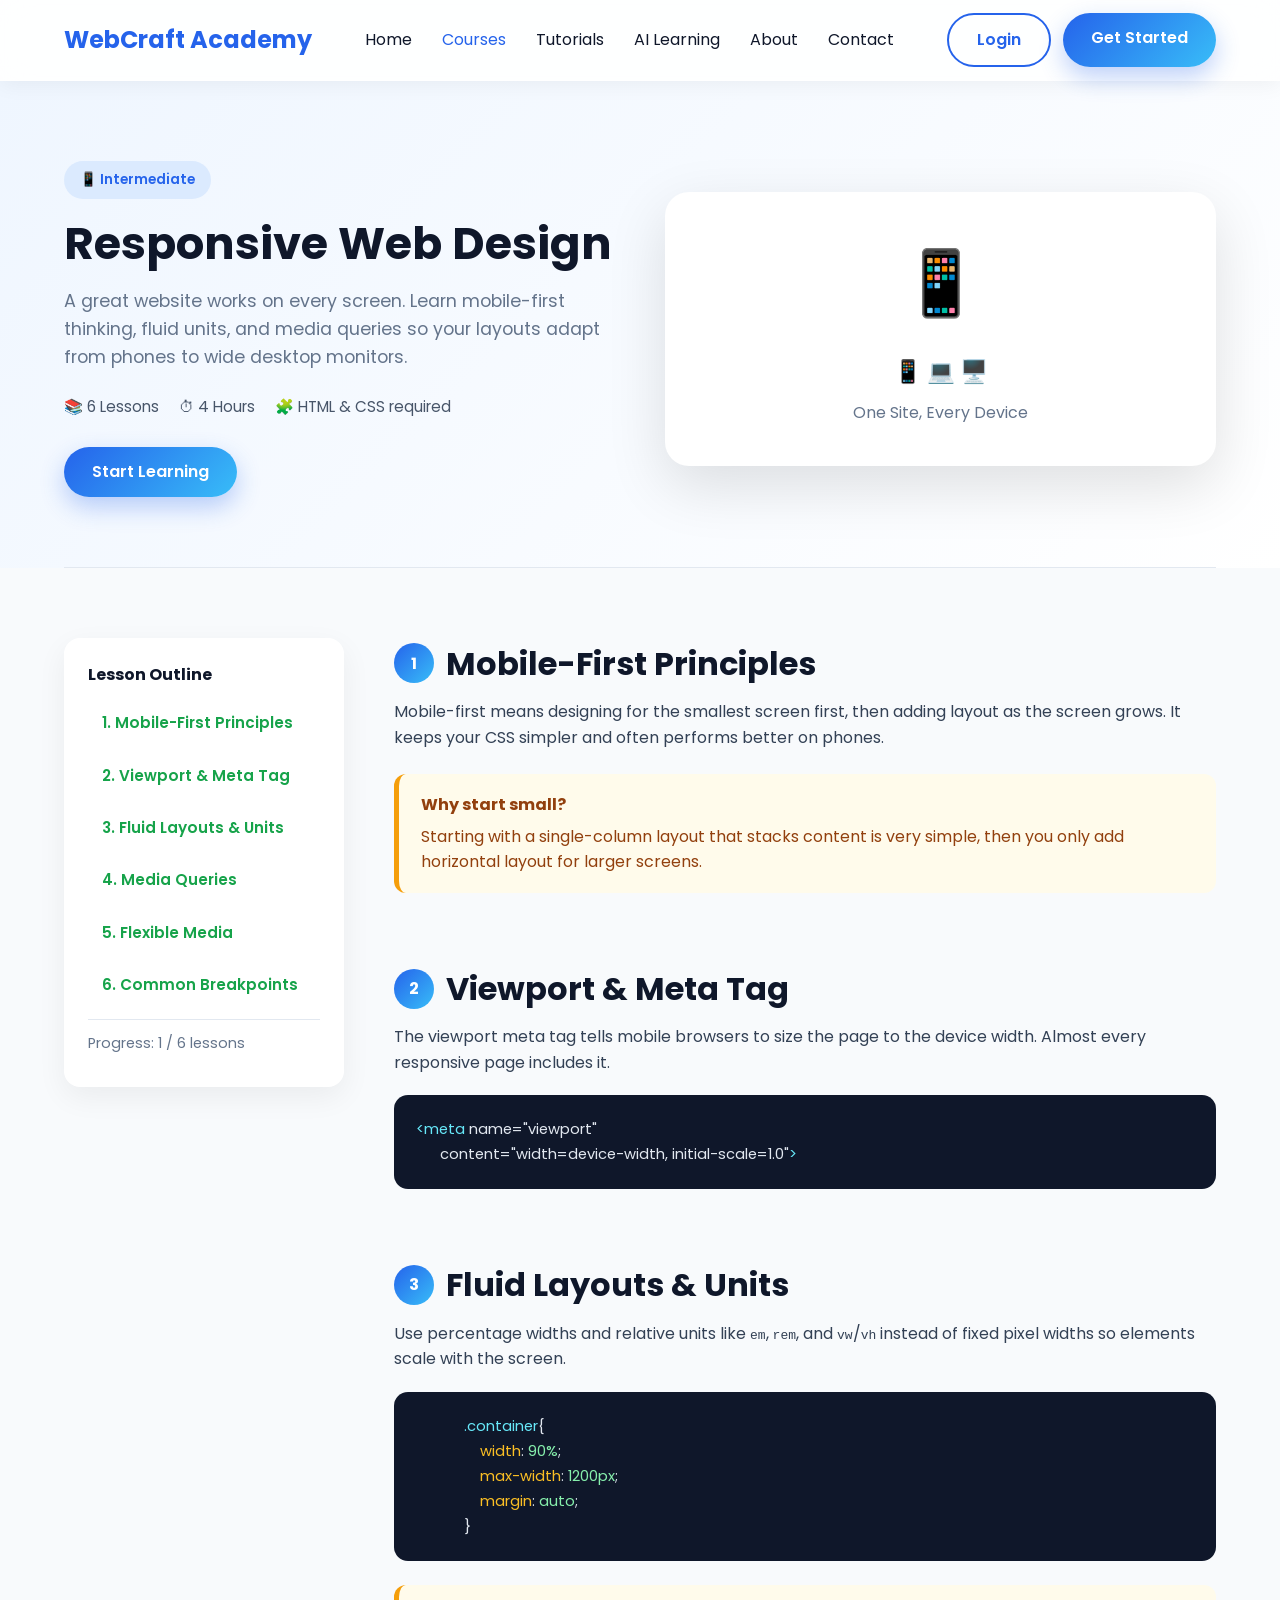
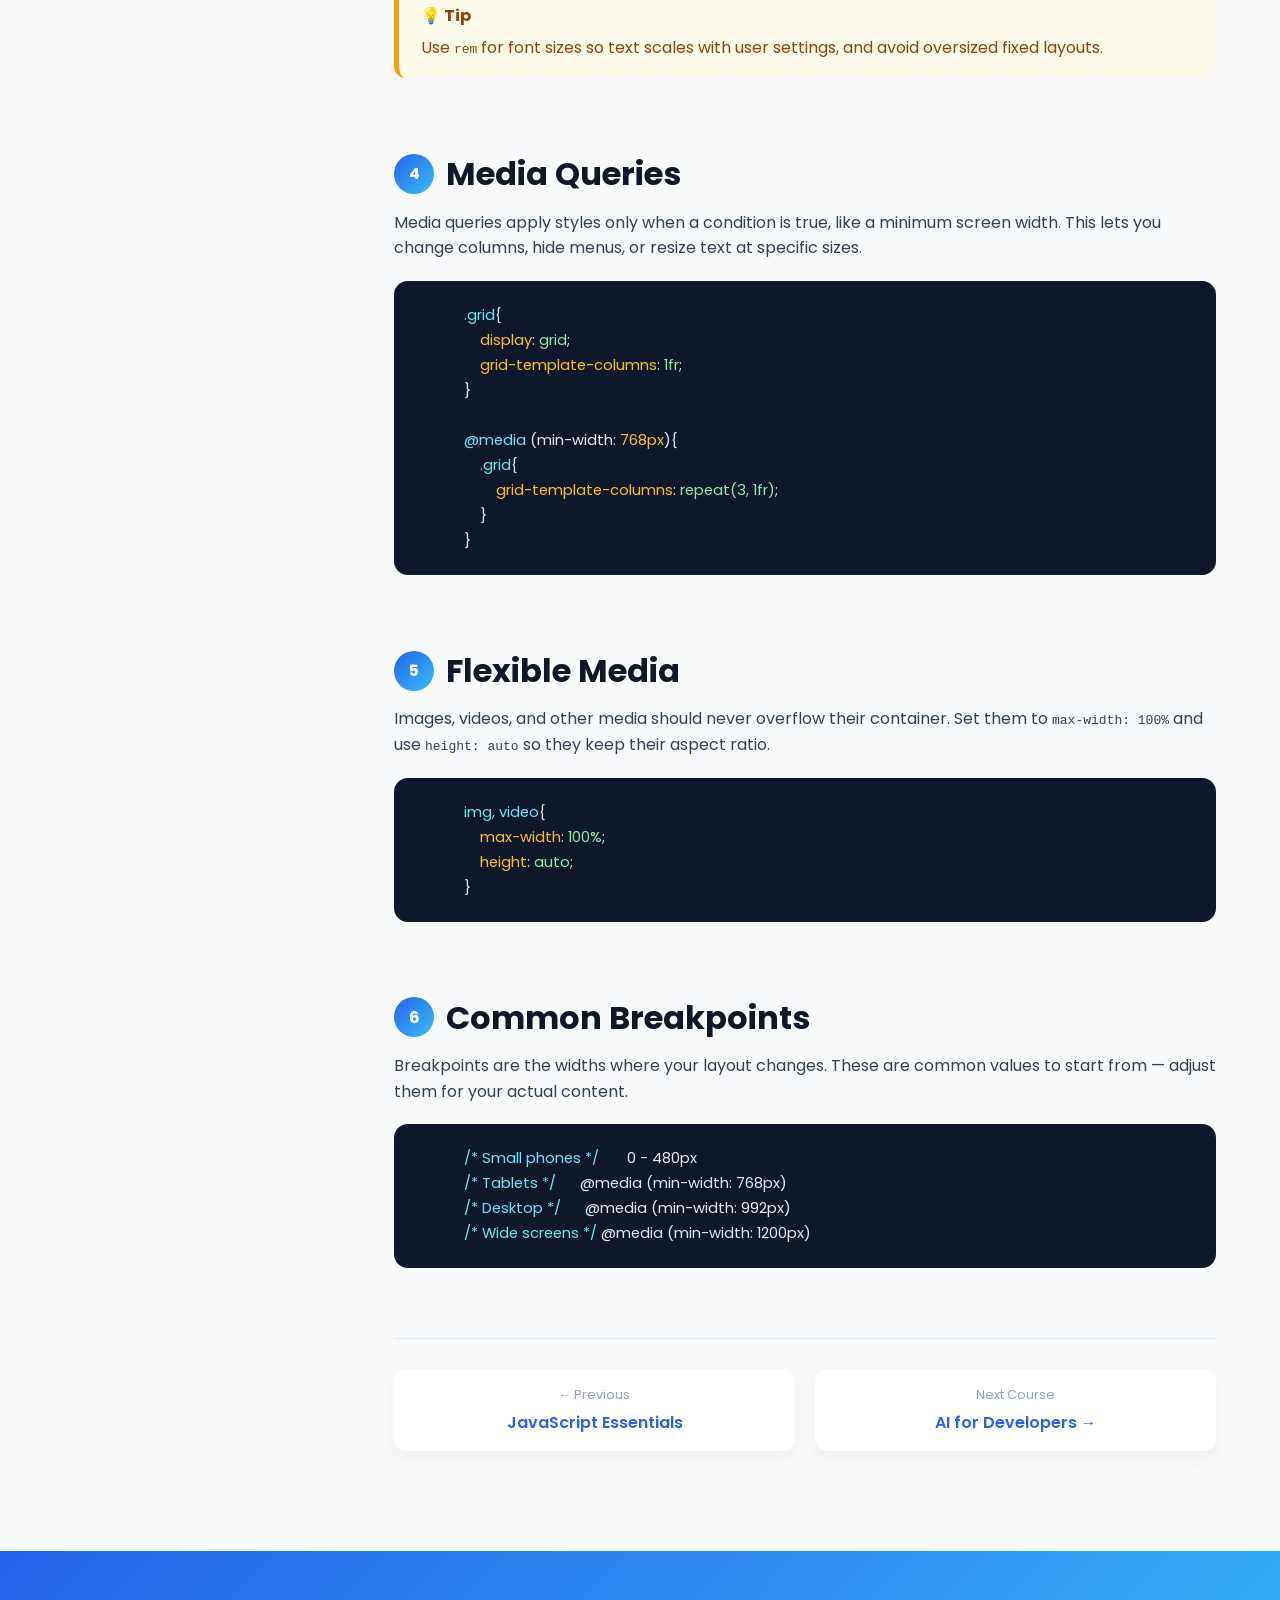
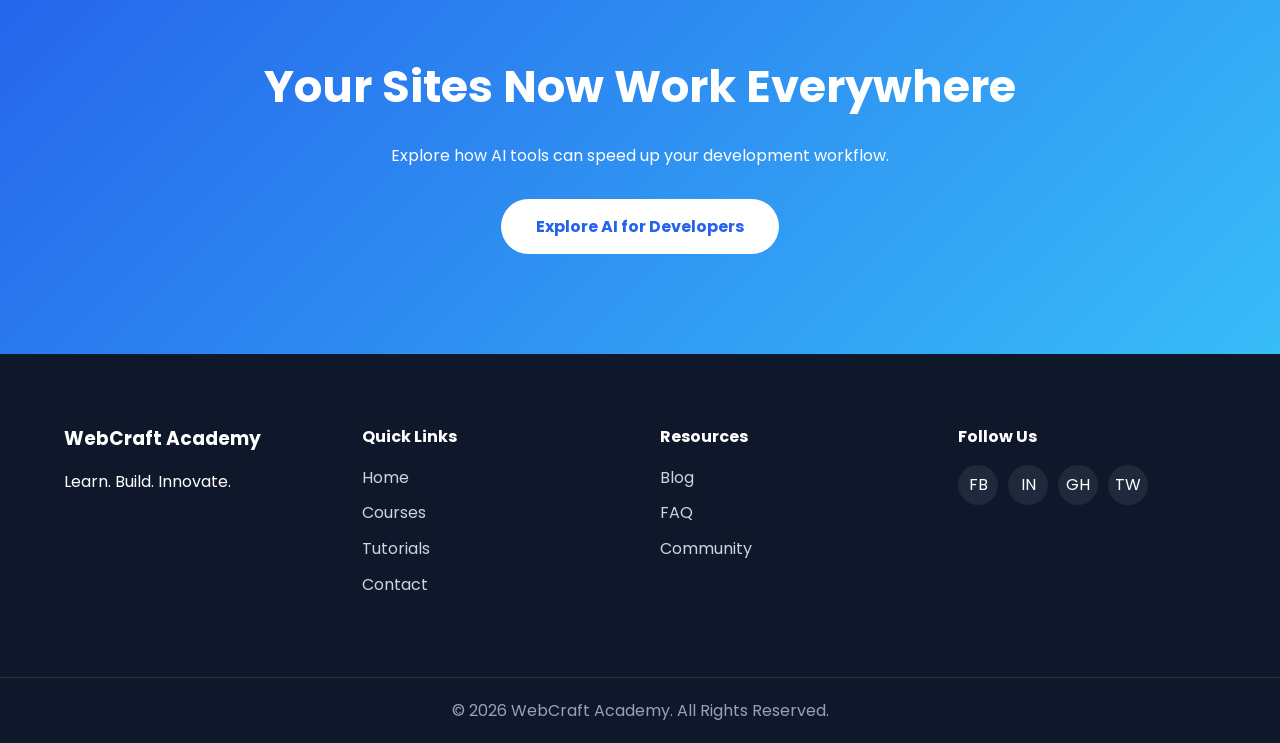
<file: courses/responsive.html>
<!DOCTYPE html>
<html lang="en">
<head>
    <meta charset="UTF-8">
    <meta name="viewport" content="width=device-width, initial-scale=1.0">
    <title>Responsive Web Design | WebCraft Academy</title>

    <link href="https://fonts.googleapis.com/css2?family=Poppins:wght@300;400;500;600;700&display=swap" rel="stylesheet">

    <link rel="stylesheet" href="../style.css">
    <link rel="stylesheet" href="course.css">
</head>
<body>

    <!-- =========================
         NAVBAR
    ========================== -->
    <header class="navbar">
        <div class="container nav-container">

            <div class="logo">
                <a href="../index.html" style="color:inherit;">WebCraft Academy</a>
            </div>

            <nav>
                <ul class="nav-links">
                    <li><a href="../index.html">Home</a></li>
                    <li><a href="../courses.html" style="color:#2563EB;">Courses</a></li>
                    <li><a href="../tutorials.html">Tutorials</a></li>
                    <li><a href="#">AI Learning</a></li>
                    <li><a href="../about.html">About</a></li>
                    <li><a href="../index.html#contact">Contact</a></li>
                </ul>
            </nav>

            <div class="nav-buttons">
                <a href="#" class="btn btn-outline">Login</a>
                <a href="#" class="btn btn-primary">Get Started</a>
            </div>

        </div>
    </header>

    <!-- =========================
         COURSE HERO
    ========================== -->
    <section class="course-hero">
        <div class="container">
            <div>
                <span class="course-badge">📱 Intermediate</span>
                <h1>Responsive Web Design</h1>
                <p class="lead">
                    A great website works on every screen. Learn mobile-first thinking,
                    fluid units, and media queries so your layouts adapt from phones
                    to wide desktop monitors.
                </p>
                <div class="course-meta">
                    <span>📚 6 Lessons</span>
                    <span>⏱ 4 Hours</span>
                    <span>🧩 HTML &amp; CSS required</span>
                </div>
                <a href="#lesson1" class="btn btn-primary">Start Learning</a>
            </div>

            <div class="course-cover">
                <div class="big-icon">📱</div>
                <h3>📱 💻 🖥️</h3>
                <p>One Site, Every Device</p>
            </div>
        </div>
    </section>

    <!-- =========================
         COURSE BODY
    ========================== -->
    <div class="container course-layout">

        <!-- Sidebar -->
        <aside class="course-sidebar">
            <h4>Lesson Outline</h4>
            <ul>
                <li><a href="#lesson1">1. Mobile-First Principles</a></li>
                <li><a href="#lesson2">2. Viewport &amp; Meta Tag</a></li>
                <li><a href="#lesson3">3. Fluid Layouts &amp; Units</a></li>
                <li><a href="#lesson4">4. Media Queries</a></li>
                <li><a href="#lesson5">5. Flexible Media</a></li>
                <li><a href="#lesson6">6. Common Breakpoints</a></li>
            </ul>
        </aside>

        <!-- Content -->
        <main class="course-content">

            <div class="lesson" id="lesson1">
                <h2><span class="lesson-num">1</span> Mobile-First Principles</h2>
                <p>
                    Mobile-first means designing for the smallest screen first, then
                    adding layout as the screen grows. It keeps your CSS simpler and
                    often performs better on phones.
                </p>
                <div class="tip">
                    <strong>Why start small?</strong>
                    Starting with a single-column layout that stacks content is very
                    simple, then you only add horizontal layout for larger screens.
                </div>
            </div>

            <div class="lesson" id="lesson2">
                <h2><span class="lesson-num">2</span> Viewport &amp; Meta Tag</h2>
                <p>
                    The viewport meta tag tells mobile browsers to size the page to the
                    device width. Almost every responsive page includes it.
                </p>
                <pre>
<span class="t">&lt;meta</span> name="viewport"
      content="width=device-width, initial-scale=1.0"<span class="t">&gt;</span></pre>
            </div>

            <div class="lesson" id="lesson3">
                <h2><span class="lesson-num">3</span> Fluid Layouts &amp; Units</h2>
                <p>
                    Use percentage widths and relative units like <code>em</code>,
                    <code>rem</code>, and <code>vw</code>/<code>vh</code> instead of
                    fixed pixel widths so elements scale with the screen.
                </p>
                <pre>
            <span class="t">.container</span>{
                <span class="n">width</span>: <span class="s">90%</span>;
                <span class="n">max-width</span>: <span class="s">1200px</span>;
                <span class="n">margin</span>: <span class="s">auto</span>;
            }</pre>
                <div class="tip">
                    <strong>💡 Tip</strong>
                    Use <code>rem</code> for font sizes so text scales with user settings,
                    and avoid oversized fixed layouts.
                </div>
            </div>

            <div class="lesson" id="lesson4">
                <h2><span class="lesson-num">4</span> Media Queries</h2>
                <p>
                    Media queries apply styles only when a condition is true, like a
                    minimum screen width. This lets you change columns, hide menus, or
                    resize text at specific sizes.
                </p>
                <pre>
            <span class="t">.grid</span>{
                <span class="n">display</span>: <span class="s">grid</span>;
                <span class="n">grid-template-columns</span>: <span class="s">1fr</span>;
            }

            <span class="t">@media</span> (min-width: <span class="n">768px</span>){
                <span class="t">.grid</span>{
                    <span class="n">grid-template-columns</span>: <span class="s">repeat(3, 1fr)</span>;
                }
            }</pre>
            </div>

            <div class="lesson" id="lesson5">
                <h2><span class="lesson-num">5</span> Flexible Media</h2>
                <p>
                    Images, videos, and other media should never overflow their
                    container. Set them to <code>max-width: 100%</code> and use
                    <code>height: auto</code> so they keep their aspect ratio.
                </p>
                <pre>
            <span class="t">img,</span> <span class="t">video</span>{
                <span class="n">max-width</span>: <span class="s">100%</span>;
                <span class="n">height</span>: <span class="s">auto</span>;
            }</pre>
            </div>

            <div class="lesson" id="lesson6">
                <h2><span class="lesson-num">6</span> Common Breakpoints</h2>
                <p>
                    Breakpoints are the widths where your layout changes. These are
                    common values to start from — adjust them for your actual content.
                </p>
                <pre>
            <span class="t">/* Small phones */</span>       0 - 480px
            <span class="t">/* Tablets */</span>      @media (min-width: 768px)
            <span class="t">/* Desktop */</span>      @media (min-width: 992px)
            <span class="t">/* Wide screens */</span> @media (min-width: 1200px)</pre>
            </div>

            <div class="lesson-nav">
                <a href="javascript.html"><small>← Previous</small> JavaScript Essentials</a>
                <a href="ai.html"><small>Next Course</small> AI for Developers →</a>
            </div>

        </main>
    </div>

    <!-- =========================
         CTA
    ========================== -->
    <section class="cta">
        <div class="container cta-content">
            <h2>Your Sites Now Work Everywhere</h2>
            <p>Explore how AI tools can speed up your development workflow.</p>
            <a href="ai.html" class="btn cta-btn">Explore AI for Developers</a>
        </div>
    </section>

    <!-- =========================
         FOOTER
    ========================== -->
    <footer class="footer">
        <div class="container footer-grid">
            <div>
                <h3>WebCraft Academy</h3>
                <p>Learn. Build. Innovate.</p>
            </div>
            <div>
                <h4>Quick Links</h4>
                <ul>
                    <li><a href="../index.html" style="color:#cbd5e1;">Home</a></li>
                    <li><a href="../courses.html" style="color:#cbd5e1;">Courses</a></li>
                    <li>Tutorials</li>
                    <li><a href="../index.html#contact" style="color:#cbd5e1;">Contact</a></li>
                </ul>
            </div>
            <div>
                <h4>Resources</h4>
                <ul>
                    <li>Blog</li>
                    <li>FAQ</li>
                    <li>Community</li>
                </ul>
            </div>
            <div>
                <h4>Follow Us</h4>
                <div class="socials">
                    <span>FB</span>
                    <span>IN</span>
                    <span>GH</span>
                    <span>TW</span>
                </div>
            </div>
        </div>
        <div class="footer-bottom">
            © 2026 WebCraft Academy. All Rights Reserved.
        </div>
    </footer>

<script src="../script.js" defer></script>
</body>
</html>
</file>
<file: style.css>
/* =========================
   GLOBAL STYLES
========================= */

* {
    margin: 0;
    padding: 0;
    box-sizing: border-box;
}

html {
    scroll-behavior: smooth;
}

:root {
    --bg: #F8FAFC;
    --bg-alt: #f1f5f9;
    --text: #0F172A;
    --text-muted: #64748B;
    --text-light: #94a3b8;
    --border: #eef2f7;
    --border-light: #dbeafe;
    --card-bg: #ffffff;
    --footer-bg: #0F172A;
    --footer-text: #cbd5e1;
    --footer-bottom: #94a3b8;
    --accent: #2563EB;
    --accent-light: #38BDF8;
    --accent-glow: rgba(37, 99, 235, .3);
    --badge-bg: #DBEAFE;
    --badge-text: #2563EB;
    --code-bg: #0F172A;
    --code-text: #e2e8f0;
    --tip-bg: #FFFBEB;
    --tip-border: #F59E0B;
    --tip-text: #92400E;
    --white: #ffffff;
    --shadow: rgba(0, 0, 0, .05);
    --shadow-hover: rgba(0, 0, 0, .1);
}


body {
    font-family: 'Poppins', sans-serif;
    background: var(--bg);
    color: var(--text);
    overflow-x: hidden;
    line-height: 1.6;

}

a {
    text-decoration: none;
}

ul {
    list-style: none;
}

img {
    max-width: 100%;
}

.container {
    width: 90%;
    max-width: 1200px;
    margin: auto;
}

.section {
    padding: 100px 0;
}

.gray-bg {
    background: #f1f5f9;
}

/* =========================
   BUTTONS
========================= */

.btn {
    display: inline-block;
    padding: 12px 28px;
    border-radius: 50px;
    transition: .4s ease;
    font-weight: 600;
}

.btn-primary {
    background: linear-gradient(135deg,
            #2563EB,
            #38BDF8);
    color: white;
    box-shadow: 0 10px 25px rgba(37, 99, 235, .3);
}

.btn-primary:hover {
    transform: translateY(-4px);
}

.btn-outline {
    border: 2px solid #2563EB;
    color: #2563EB;
}

.btn-outline:hover {
    background: #2563EB;
    color: white;
}

.btn-secondary {
    background: white;
    color: #2563EB;
    border: 1px solid #dbeafe;
}

.btn-secondary:hover {
    transform: translateY(-4px);
}

/* =========================
   NAVBAR
========================= */

.navbar {
    position: sticky;
    top: 0;
    z-index: 1000;

    backdrop-filter: blur(15px);
    background: rgba(255, 255, 255, .85);

    border-bottom: 1px solid rgba(255, 255, 255, .3);

    box-shadow:
        0 4px 20px rgba(0, 0, 0, .05);
}

.nav-container {
    display: flex;
    justify-content: space-between;
    align-items: center;
    height: 80px;
}

.logo {
    font-size: 1.5rem;
    font-weight: 700;
    color: #2563EB;
}

.nav-links {
    display: flex;
    gap: 30px;
}

.nav-links a {
    color: #0F172A;
    position: relative;
    transition: .3s;
}

.nav-links a::after {
    content: "";
    position: absolute;
    left: 0;
    bottom: -6px;
    width: 0%;
    height: 2px;
    background: #2563EB;
    transition: .3s;
}

.nav-links a:hover::after {
    width: 100%;
}

.nav-links a:hover {
    color: #2563EB;
}

.nav-buttons {
    display: flex;
    gap: 12px;
}

/* =========================
   HERO SECTION
========================= */

.hero {
    min-height: 100vh;
    position: relative;
    display: flex;
    align-items: center;
    overflow: hidden;
    background:
        linear-gradient(135deg,
            #eff6ff,
            #ffffff);
}

.hero-container {
    display: grid;
    grid-template-columns: 1fr 1fr;
    gap: 60px;
    align-items: center;
}

.hero-content h1 {
    font-size: 3.5rem;
    line-height: 1.2;
    margin-bottom: 20px;
}

.hero-content p {
    color: #64748B;
    margin-bottom: 30px;
    font-size: 1.05rem;
}

.hero-badge {
    display: inline-block;
    padding: 10px 18px;
    border-radius: 50px;
    background: #DBEAFE;
    color: #2563EB;
    margin-bottom: 20px;
    font-size: .9rem;
}

.hero-buttons {
    display: flex;
    gap: 15px;
    flex-wrap: wrap;
}

/* =========================
   BLOBS
========================= */

.blob {
    position: absolute;
    border-radius: 50%;
    filter: blur(60px);
}

.blob1 {
    width: 350px;
    height: 350px;
    background: #93c5fd;
    top: -100px;
    left: -100px;
}

.blob2 {
    width: 300px;
    height: 300px;
    background: #67e8f9;
    bottom: -100px;
    right: -100px;
}

/* =========================
   HERO ILLUSTRATION
========================= */

.hero-illustration {
    position: relative;
    height: 500px;
}

.main-screen {
    width: 380px;
    height: 260px;

    background: white;
    border-radius: 20px;

    position: absolute;
    top: 100px;
    left: 50%;
    transform: translateX(-50%);

    box-shadow:
        0 20px 60px rgba(0, 0, 0, .12);
}

.browser-top {
    display: flex;
    gap: 8px;
    padding: 15px;
}

.browser-top span {
    width: 12px;
    height: 12px;
    border-radius: 50%;
    background: #cbd5e1;
}

.code-lines {
    padding: 20px;
}

.line {
    height: 12px;
    background: #e2e8f0;
    border-radius: 20px;
    margin-bottom: 15px;
}

.w90 {
    width: 90%;
}

.w80 {
    width: 80%;
}

.w75 {
    width: 75%;
}

.w70 {
    width: 70%;
}

.w50 {
    width: 50%;
}

/* =========================
    ANIMATIONS
========================= */

@keyframes float {
    0% {
        transform: translateY(0px);
    }

    50% {
        transform: translateY(-15px);
    }

    100% {
        transform: translateY(0px);
    }
}

/* =========================
    SCROLL REVEAL
========================= */

.scroll-reveal {
    opacity: 0;
    transform: translateY(30px);
    transition: opacity .6s ease, transform .6s ease;
}

.scroll-reveal.visible {
    opacity: 1;
    transform: translateY(0);
}

/* =========================
    GLASS CARDS
========================= */

.glass-card {
    position: absolute;
    width: 180px;

    padding: 20px;

    background: rgba(255, 255, 255, .45);
    backdrop-filter: blur(15px);

    border: 1px solid rgba(255, 255, 255, .4);

    border-radius: 20px;

    box-shadow:
        0 8px 25px rgba(0, 0, 0, .08);

    animation: float 4s ease-in-out infinite;
}

.card1 {
    top: 20px;
    left: 0;
}

.card2 {
    top: 280px;
    left: 30px;
}

.card3 {
    right: 0;
    top: 60px;
}

.card-tag {
    display: inline-block;
    padding: 6px 12px;
    background: #dbeafe;
    color: #2563EB;
    border-radius: 20px;
    font-size: .8rem;
    margin-bottom: 10px;
}

/* =========================
    SECTION HEADER
========================= */

.section-header {
    text-align: center;
    margin-bottom: 60px;
}

.section-header h2 {
    font-size: 2.5rem;
    margin-bottom: 10px;
}

.section-header p {
    color: #64748B;
}

/* =========================
   FEATURES
========================= */

.feature-grid {
    display: grid;
    grid-template-columns: repeat(4, 1fr);
    gap: 25px;
}

.feature-card {
    background: white;
    padding: 35px;
    border-radius: 20px;
    text-align: center;

    box-shadow:
        0 10px 30px rgba(0, 0, 0, .05);

    transition: .4s;
}

.feature-card:hover {
    transform: translateY(-10px);
}

.icon {
    width: 70px;
    height: 70px;

    margin: auto auto 20px;

    border-radius: 50%;

    background: #dbeafe;

    display: flex;
    justify-content: center;
    align-items: center;

    font-size: 1.8rem;
}

/* =========================
   WHY SECTION
========================= */

.why-grid {
    display: grid;
    grid-template-columns: repeat(2, 1fr);
    gap: 25px;
}

.why-card {
    background: white;
    padding: 30px;
    border-radius: 20px;
    border-left: 5px solid #2563EB;

    transition: .4s;
}

.why-card:hover {
    transform: translateY(-6px);
}

/* =========================
   STATS
========================= */

.stats {
    padding: 90px 0;

    background:
        linear-gradient(135deg,
            #2563EB,
            #38BDF8);
}

.stats-grid {
    display: grid;
    grid-template-columns: repeat(4, 1fr);
    gap: 25px;
}

.stat-card {
    text-align: center;

    padding: 30px;

    color: white;

    border-radius: 20px;

    background:
        rgba(255, 255, 255, .15);

    backdrop-filter: blur(10px);

    transition: .4s;
}

.stat-card:hover {
    transform: scale(1.05);
}

.stat-card h2 {
    font-size: 2.3rem;
}

/* =========================
   TESTIMONIALS
========================= */

.testimonial-grid {
    display: grid;
    grid-template-columns: repeat(3, 1fr);
    gap: 25px;
}

.testimonial-card {
    background:
        rgba(255, 255, 255, .55);

    backdrop-filter: blur(15px);

    border: 1px solid rgba(255, 255, 255, .4);

    border-radius: 20px;

    padding: 35px;

    text-align: center;

    box-shadow:
        0 10px 30px rgba(0, 0, 0, .06);

    transition: .4s;
}

.testimonial-card:hover {
    transform: translateY(-8px);
}

.avatar {
    width: 80px;
    height: 80px;

    border-radius: 50%;

    margin: auto auto 20px;

    background:
        linear-gradient(135deg,
            #2563EB,
            #38BDF8);

    color: white;

    display: flex;
    align-items: center;
    justify-content: center;

    font-weight: 700;
    font-size: 1.2rem;
}

/* =========================
   CTA
========================= */

.cta {
    padding: 100px 0;

    background:
        linear-gradient(135deg,
            #2563EB,
            #38BDF8);

    text-align: center;
}

.cta-content {
    color: white;
}

.cta-content h2 {
    font-size: 2.8rem;
    margin-bottom: 20px;
}

.cta-content p {
    margin-bottom: 30px;
}

.cta-btn {
    background: white;
    color: #2563EB;
    padding: 15px 35px;
    border-radius: 50px;
    font-weight: 700;
}

.cta-btn:hover {
    transform: translateY(-5px);
}

/* =========================
   FOOTER
========================= */

.footer {
    background: #0F172A;
    color: white;
}

.footer-grid {
    display: grid;
    grid-template-columns: repeat(4, 1fr);
    gap: 40px;

    padding: 70px 0;
}

.footer h3,
.footer h4 {
    margin-bottom: 15px;
}

.footer ul li {
    margin-bottom: 10px;
    color: #cbd5e1;
}

.socials {
    display: flex;
    gap: 10px;
}

.socials span {
    width: 40px;
    height: 40px;

    border-radius: 50%;

    background: #1e293b;

    display: flex;
    align-items: center;
    justify-content: center;
}

.footer-bottom {
    text-align: center;
    padding: 20px;
    border-top: 1px solid rgba(255, 255, 255, .1);
    color: #94a3b8;
}

/* =========================
   CONTACT SECTION
========================= */

.contact-section {
    background: #f8fafc;
}

.contact-container {
    display: grid;
    grid-template-columns: 1fr 1.2fr;
    gap: 40px;
    align-items: start;
}

.contact-info {
    background: white;
    padding: 35px;
    border-radius: 20px;
    box-shadow: 0 10px 30px rgba(0, 0, 0, .05);
}

.contact-info h3 {
    margin-bottom: 15px;
    color: #2563EB;
}

.contact-info p {
    color: #64748B;
    margin-bottom: 20px;
}

.info-box {
    margin-top: 20px;
    padding: 15px;
    background: #eff6ff;
    border-radius: 12px;
}

.info-box h4 {
    color: #2563EB;
    margin-bottom: 5px;
}

.contact-form {
    background: white;
    padding: 35px;
    border-radius: 20px;
    box-shadow: 0 10px 30px rgba(0, 0, 0, .05);
}

.form-group {
    margin-bottom: 20px;
}

.contact-form input,
.contact-form textarea {
    width: 100%;
    padding: 15px;
    border: 1px solid #dbeafe;
    border-radius: 12px;
    outline: none;
    font-family: 'Poppins', sans-serif;
    transition: .3s;
}

.contact-form input:focus,
.contact-form textarea:focus {
    border-color: #2563EB;
    box-shadow: 0 0 0 4px rgba(37, 99, 235, .1);
}

.contact-form textarea {
    resize: none;
}

.contact-form button {
    border: none;
    cursor: pointer;
    width: 100%;
}


/* =========================
   RESPONSIVE
========================= */

@media(max-width:992px) {

    .hero-container {
        grid-template-columns: 1fr;
        text-align: center;
    }

    .hero-content h1 {
        font-size: 2.8rem;
    }

    .hero-buttons {
        justify-content: center;
    }

    .feature-grid {
        grid-template-columns: repeat(2, 1fr);
    }

    .stats-grid {
        grid-template-columns: repeat(2, 1fr);
    }

    .testimonial-grid {
        grid-template-columns: 1fr;
    }

    .footer-grid {
        grid-template-columns: repeat(2, 1fr);
    }

    .nav-links {
        display: none;
    }
}

@media(max-width:768px) {

    .feature-grid {
        grid-template-columns: 1fr;
    }

    .why-grid {
        grid-template-columns: 1fr;
    }

    .stats-grid {
        grid-template-columns: 1fr;
    }

    .footer-grid {
        grid-template-columns: 1fr;
        text-align: center;
    }

    .socials {
        justify-content: center;
    }

    .hero-content h1 {
        font-size: 2.2rem;
    }

    .main-screen {
        width: 100%;
        max-width: 340px;
    }

    .glass-card {
        width: 150px;
    }

    .nav-container {
        flex-direction: column;
        gap: 15px;
        padding: 15px 0;
        height: auto;
    }
}

@media(max-width:480px) {

    .section {
        padding: 70px 0;
    }

    .hero-content h1 {
        font-size: 1.9rem;
    }

    .section-header h2 {
        font-size: 2rem;
    }

    .cta-content h2 {
        font-size: 2rem;
    }

    .btn {
        width: 100%;
        text-align: center;
    }

    .hero-buttons {
        flex-direction: column;
    }
}

@media(max-width:768px) {
    .contact-container {
        grid-template-columns: 1fr;
    }
}

/* =========================
    ABOUT SECTION
========================= */

.about-section {
    background: linear-gradient(135deg, #eff6ff 0%, #ffffff 100%);
}

.about-grid {
    display: grid;
    grid-template-columns: 1fr 1fr;
    gap: 50px;
    align-items: start;
    margin-bottom: 60px;
}

.about-text h3 {
    font-size: 1.5rem;
    color: #0F172A;
    margin-bottom: 12px;
    margin-top: 28px;
}

.about-text h3:first-child {
    margin-top: 0;
}

.about-text p {
    color: #475569;
    line-height: 1.8;
    margin-bottom: 16px;
}

.about-list {
    list-style: none;
    margin: 16px 0;
}

.about-list li {
    color: #475569;
    padding: 6px 0 6px 24px;
    position: relative;
    line-height: 1.7;
}

.about-list li::before {
    content: "✓";
    position: absolute;
    left: 0;
    color: #16a34a;
    font-weight: 700;
}

.about-card {
    background: white;
    border-radius: 20px;
    padding: 32px;
    box-shadow: 0 10px 30px rgba(0, 0, 0, .06);
    border: 1px solid #eef2f7;
}

.about-card h3 {
    font-size: 1.2rem;
    color: #0F172A;
    margin-bottom: 8px;
}

.about-card > p {
    color: #64748B;
    font-size: .95rem;
    margin-bottom: 20px;
}

.meta-grid {
    display: grid;
    grid-template-columns: 1fr 1fr;
    gap: 16px;
    margin-bottom: 20px;
}

.meta-item {
    background: #f8fafc;
    border-radius: 12px;
    padding: 16px;
    text-align: center;
}

.meta-item strong {
    display: block;
    font-size: 1.4rem;
    color: #2563EB;
}

.meta-item span {
    font-size: .85rem;
    color: #64748B;
}

.team-grid {
    display: grid;
    grid-template-columns: repeat(5, 1fr);
    gap: 16px;
    margin-top: 20px;
}

.team-member {
    background: #f8fafc;
    border-radius: 14px;
    padding: 18px 12px;
    text-align: center;
    transition: .3s;
    border: 1px solid #eef2f7;
}

.team-member:hover {
    transform: translateY(-4px);
    border-color: #2563EB;
    box-shadow: 0 8px 20px rgba(37, 99, 235, .12);
}

.team-member .member-num {
    width: 44px;
    height: 44px;
    margin: 0 auto 10px;
    border-radius: 50%;
    background: linear-gradient(135deg, #2563EB, #38BDF8);
    color: white;
    display: flex;
    align-items: center;
    justify-content: center;
    font-weight: 700;
    font-size: .85rem;
}

.team-member h4 {
    font-size: .85rem;
    color: #0F172A;
    margin-bottom: 4px;
    line-height: 1.3;
}

.team-member p {
    font-size: .75rem;
    color: #64748B;
    line-height: 1.4;
}

.stack-grid {
    display: grid;
    grid-template-columns: repeat(3, 1fr);
    gap: 16px;
    margin-top: 16px;
}

.stack-item {
    background: white;
    border: 1px solid #eef2f7;
    border-radius: 14px;
    padding: 20px;
    text-align: center;
    transition: .3s;
}

.stack-item:hover {
    border-color: #2563EB;
    transform: translateY(-3px);
}

.stack-item .stack-icon {
    font-size: 1.6rem;
    margin-bottom: 8px;
}

.stack-item h4 {
    font-size: .9rem;
    color: #0F172A;
    margin-bottom: 4px;
}

.stack-item p {
    font-size: .8rem;
    color: #64748B;
}

.timeline {
    display: grid;
    grid-template-columns: repeat(3, 1fr);
    gap: 20px;
    margin-top: 16px;
}

.timeline-phase {
    background: white;
    border: 1px solid #eef2f7;
    border-radius: 14px;
    padding: 20px;
    position: relative;
}

.timeline-phase span {
    display: inline-block;
    background: #DBEAFE;
    color: #2563EB;
    font-size: .75rem;
    font-weight: 600;
    padding: 4px 10px;
    border-radius: 20px;
    margin-bottom: 10px;
}

.timeline-phase h4 {
    font-size: .95rem;
    color: #0F172A;
    margin-bottom: 6px;
}

.timeline-phase p {
    font-size: .85rem;
    color: #64748B;
    line-height: 1.6;
}

@media(max-width:992px) {
    .about-grid {
        grid-template-columns: 1fr;
    }
    .team-grid {
        grid-template-columns: repeat(3, 1fr);
    }
    .stack-grid, .timeline {
        grid-template-columns: repeat(2, 1fr);
    }
}

@media(max-width:640px) {
    .team-grid {
        grid-template-columns: repeat(2, 1fr);
    }
    .stack-grid, .timeline, .meta-grid {
        grid-template-columns: 1fr;
    }
}

/* =========================
    ERROR MESSAGE
========================= */

.error-msg {
    color: #ef4444;
    font-size: .8rem;
    margin-top: 4px;
    display: block;
}
</file>
<file: courses/course.css>
/* =========================
   COURSE PAGES
========================= */

.course-hero{
    padding:80px 0 0;
    background:
    linear-gradient(135deg,#eff6ff,#ffffff);
}

.course-hero .container{
    display:grid;
    grid-template-columns:1fr 1fr;
    gap:50px;
    align-items:center;
    padding-bottom:70px;
    border-bottom:1px solid #e2e8f0;
}

.course-hero h1{
    font-size:2.8rem;
    line-height:1.2;
    margin-bottom:16px;
}

.course-hero .lead{
    color:#64748B;
    font-size:1.1rem;
    margin-bottom:24px;
}

.course-badge{
    display:inline-block;
    padding:8px 16px;
    border-radius:50px;
    background:#DBEAFE;
    color:#2563EB;
    font-size:.85rem;
    font-weight:600;
    margin-bottom:18px;
}

.course-meta{
    display:flex;
    gap:20px;
    flex-wrap:wrap;
    margin-bottom:28px;
}

.course-meta span{
    display:inline-flex;
    align-items:center;
    gap:8px;
    color:#475569;
    font-size:.95rem;
}

.course-cover{
    background:white;
    border-radius:24px;
    padding:40px;
    box-shadow:0 20px 60px rgba(0,0,0,.12);
    text-align:center;
}

.course-cover .big-icon{
    font-size:4rem;
    margin-bottom:20px;
}

.course-cover h3{
    font-size:1.4rem;
    margin-bottom:10px;
}

.course-cover p{
    color:#64748B;
}

/* Layout: sidebar + content */
.course-layout{
    display:grid;
    grid-template-columns:280px 1fr;
    gap:50px;
    align-items:start;
    padding:70px 0 100px;
}

.course-sidebar{
    position:sticky;
    top:100px;
    background:white;
    border-radius:16px;
    padding:24px;
    box-shadow:0 10px 30px rgba(0,0,0,.06);
}

.course-sidebar h4{
    margin-bottom:14px;
    color:#0F172A;
}

.course-sidebar ul li{
    margin-bottom:8px;
}

.course-sidebar ul a{
    display:block;
    padding:10px 14px;
    border-radius:10px;
    color:#475569;
    transition:.3s;
    font-size:.95rem;
}

.course-sidebar ul a:hover{
    background:#DBEAFE;
    color:#2563EB;
}

/* Lessons / content */
.lesson{
    margin-bottom:70px;
    scroll-margin-top:120px;
}

.lesson h2{
    font-size:2rem;
    margin-bottom:10px;
    display:flex;
    align-items:center;
    gap:12px;
}

.lesson-num{
    display:inline-flex;
    align-items:center;
    justify-content:center;
    width:40px;
    height:40px;
    border-radius:50%;
    background:linear-gradient(135deg,#2563EB,#38BDF8);
    color:white;
    font-size:1rem;
    flex-shrink:0;
}

.lesson h2 .lesson-label{
    font-size:1.4rem;
    color:#2563EB;
    display:block;
    font-weight:600;
    margin-bottom:2px;
}

.lesson p{
    color:#334155;
    margin-bottom:20px;
}

.lesson h3.ex{
    margin:30px 0 12px;
    color:#0F172A;
    font-size:1.3rem;
}

/* Code blocks */
pre{
    background:#0F172A;
    color:#e2e8f0;
    padding:22px;
    border-radius:14px;
    overflow-x:auto;
    margin-bottom:24px;
    font-family:'Poppins',monospace;
    font-size:.92rem;
    line-height:1.7;
}

pre .c{ color:#64748B; }
pre .t{ color:#67e8f9; }
pre .k{ color:#93c5fd; }
pre .s{ color:#86efac; }
pre .n{ color:#fbbf24; }

.tip{
    background:#FFFBEB;
    border-left:5px solid #F59E0B;
    padding:18px 22px;
    border-radius:12px;
    margin:24px 0;
    color:#92400E;
}

.tip strong{
    display:block;
    margin-bottom:6px;
}

/* Next / prev nav */
.lesson-nav{
    display:flex;
    justify-content:space-between;
    gap:20px;
    border-top:1px solid #e2e8f0;
    padding-top:30px;
}

.lesson-nav a{
    background:white;
    padding:16px 24px;
    border-radius:12px;
    box-shadow:0 8px 20px rgba(0,0,0,.05);
    color:#2563EB;
    font-weight:600;
    transition:.3s;
    flex:1;
    text-align:center;
}

.lesson-nav a:hover{
    transform:translateY(-3px);
}

.lesson-nav a small{
    display:block;
    color:#94a3b8;
    font-weight:400;
    margin-bottom:4px;
    font-size:.8rem;
}

/* =========================
   COURSES CATALOG PAGE
========================= */

.catalog-header{
    text-align:center;
    padding:80px 0 20px;
}

.catalog-header h1{
    font-size:2.8rem;
    margin-bottom:12px;
}

.catalog-header p{
    color:#64748B;
    font-size:1.1rem;
    max-width:600px;
    margin:auto;
}

.catalog-grid{
    display:grid;
    grid-template-columns:repeat(3,1fr);
    gap:30px;
    padding:60px 0 100px;
}

/* =========================
   TUTORIAL VIDEO PAGE
========================= */

.tutorial-header{
    text-align:center;
    padding:80px 0 20px;
}

.tutorial-header h1{
    font-size:2.8rem;
    margin-bottom:12px;
}

.tutorial-header p{
    max-width:640px;
    margin:auto;
    color:#64748B;
    font-size:1.1rem;
}

.video-grid{
    display:grid;
    grid-template-columns:repeat(3,1fr);
    gap:30px;
    padding:60px 0 100px;
}

.video-card{
    overflow:hidden;
    background:white;
    border:1px solid #eef2f7;
    border-radius:20px;
    box-shadow:0 10px 30px rgba(0,0,0,.06);
    transition:.4s;
}

.video-card:hover{
    transform:translateY(-8px);
    border-color:#2563EB;
    box-shadow:0 20px 45px rgba(0,0,0,.1);
}

.video-frame{
    display:block;
    width:100%;
    aspect-ratio:16/9;
    border:0;
}

.video-content{
    padding:24px 28px 28px;
}

.video-topic{
    display:inline-block;
    margin-bottom:10px;
    color:#2563EB;
    font-size:.8rem;
    font-weight:700;
    letter-spacing:.04em;
    text-transform:uppercase;
}

.video-content h2{
    margin-bottom:8px;
    font-size:1.35rem;
}

.video-content p{
    color:#64748B;
}

.course-card{
    background:white;
    border-radius:20px;
    padding:30px;
    box-shadow:0 10px 30px rgba(0,0,0,.06);
    transition:.4s;
    display:flex;
    flex-direction:column;
    border:1px solid #eef2f7;
}

.course-card:hover{
    transform:translateY(-8px);
    box-shadow:0 20px 45px rgba(0,0,0,.1);
}

.course-card:hover{
    border-color:#2563EB;
}

.course-card .big-icon{
    font-size:2.6rem;
    width:70px;
    height:70px;
    border-radius:18px;
    background:#DBEAFE;
    margin-bottom:20px;
    display:flex;
    align-items:center;
    justify-content:center;
}

.course-card h3{
    font-size:1.3rem;
    margin-bottom:10px;
}

.course-card p{
    color:#64748B;
    font-size:.95rem;
    margin-bottom:20px;
    flex:1;
}

.card-meta{
    display:flex;
    gap:14px;
    color:#94a3b8;
    font-size:.85rem;
    margin-bottom:22px;
}

.card-meta span{
    display:inline-flex;
    align-items:center;
    gap:5px;
}

/* =========================
   RESPONSIVE
========================= */

@media(max-width:992px){
    .course-hero .container{
        grid-template-columns:1fr;
    }
    .course-layout{
        grid-template-columns:1fr;
    }
    .course-sidebar{
        position:static;
    }
    .catalog-grid{
        grid-template-columns:repeat(2,1fr);
    }
    .video-grid{
        grid-template-columns:repeat(2,1fr);
    }
    .course-hero h1{
        font-size:2.2rem;
    }
}

@media(max-width:640px){
    .catalog-grid{
        grid-template-columns:1fr;
    }
    .video-grid{
        grid-template-columns:1fr;
    }
    .lesson-nav{
        flex-direction:column;
    }
}
</file>
